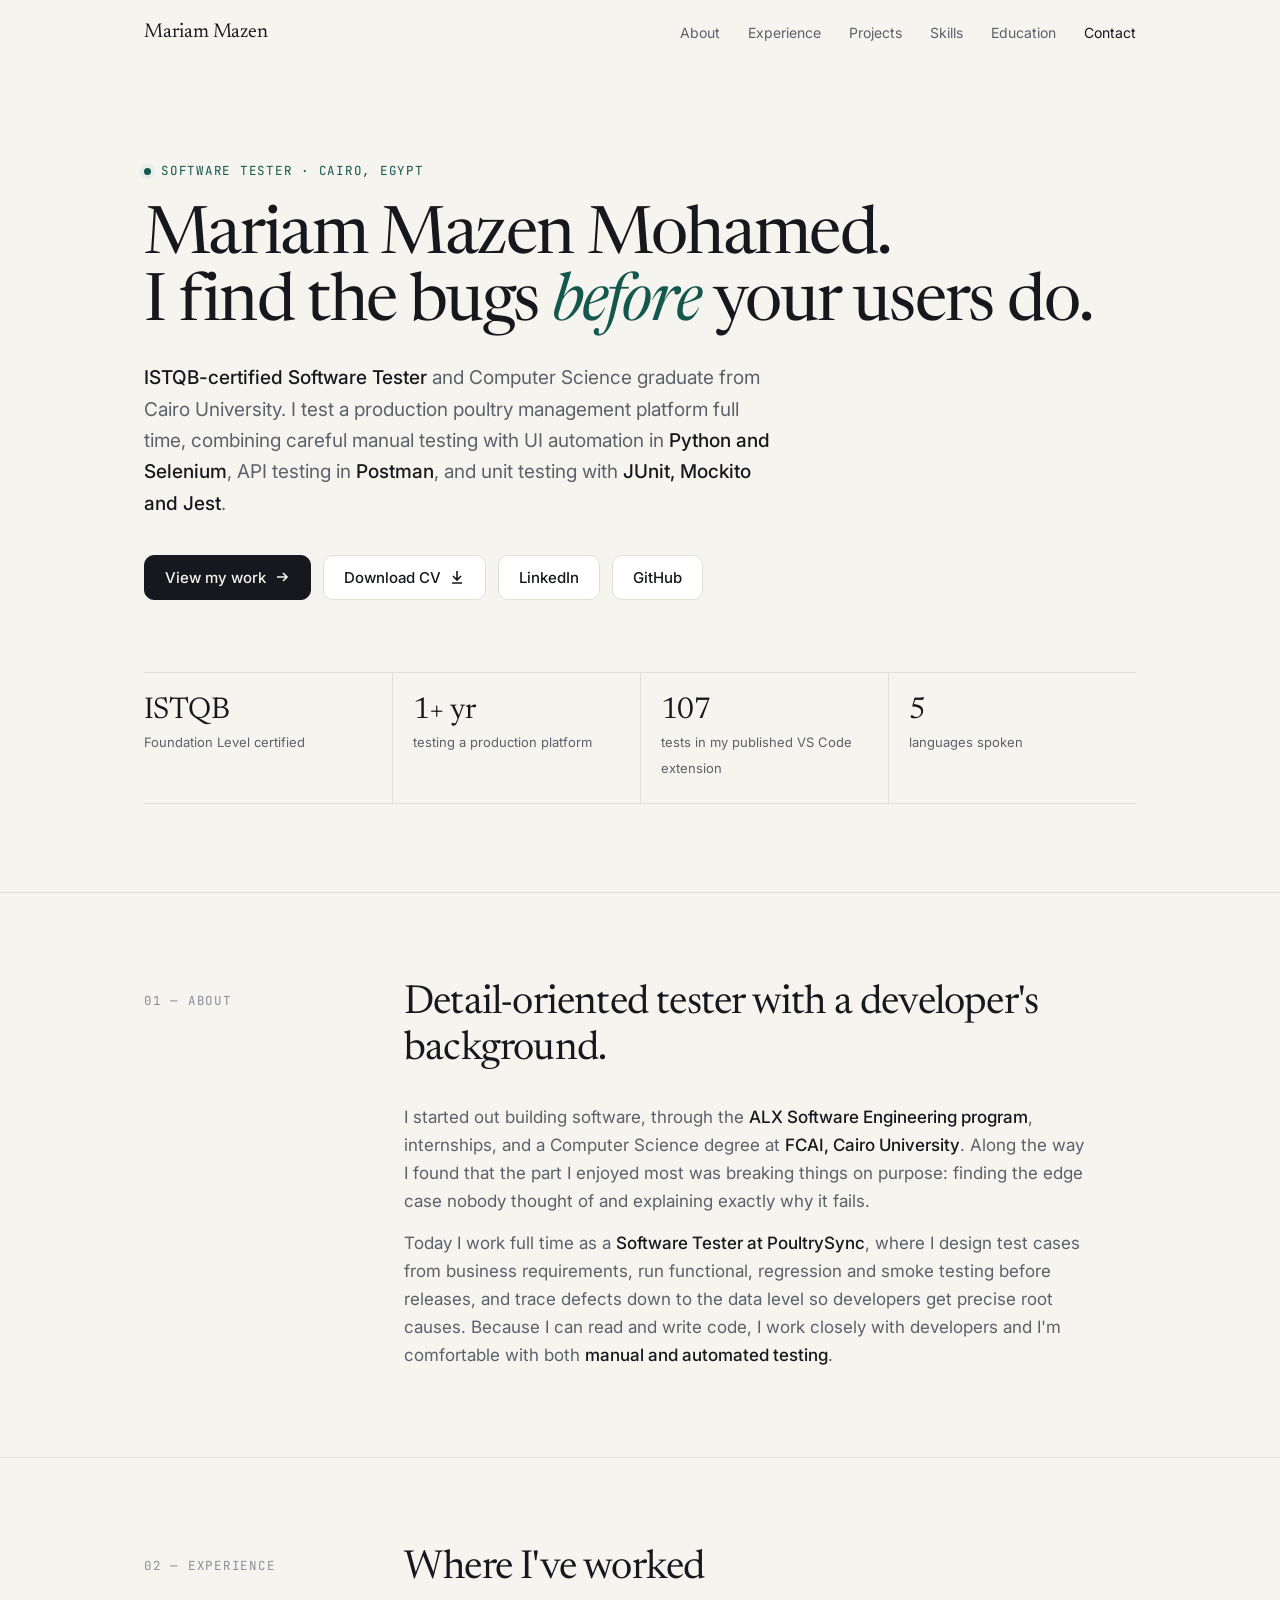
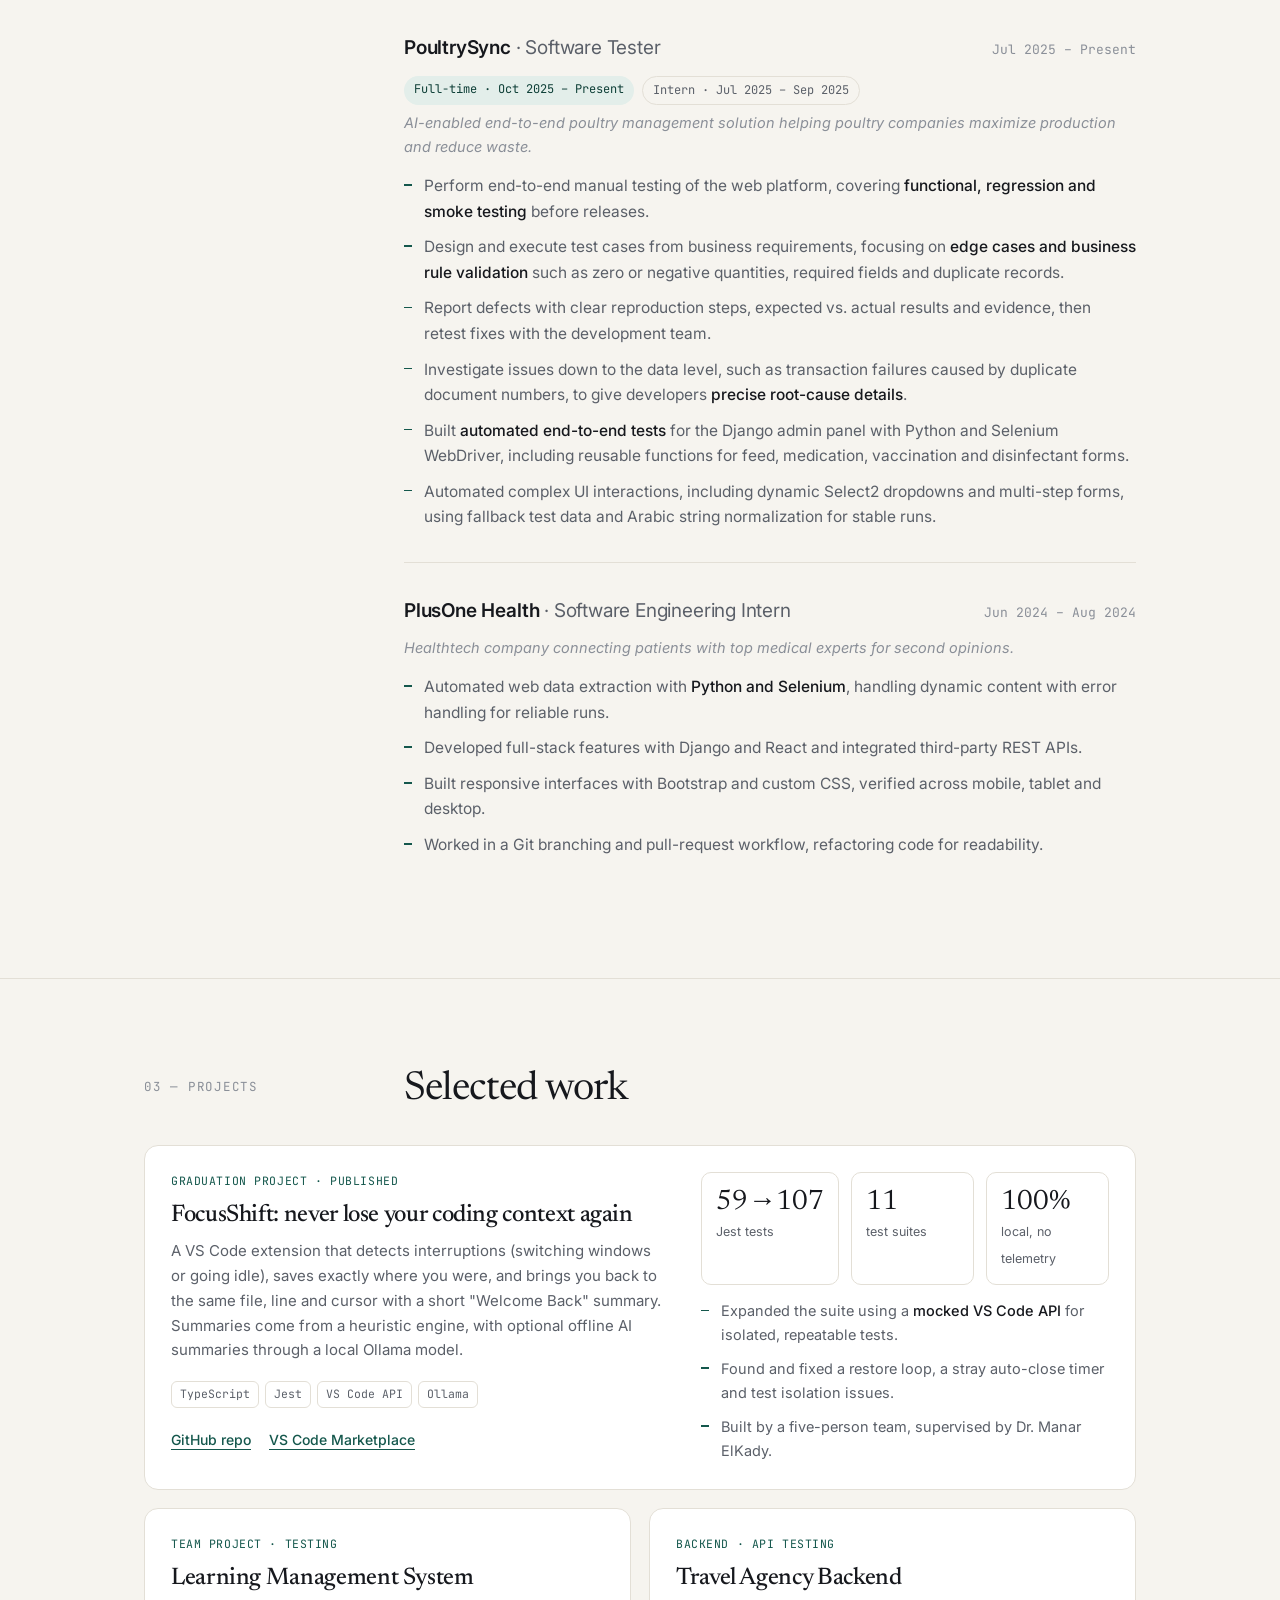
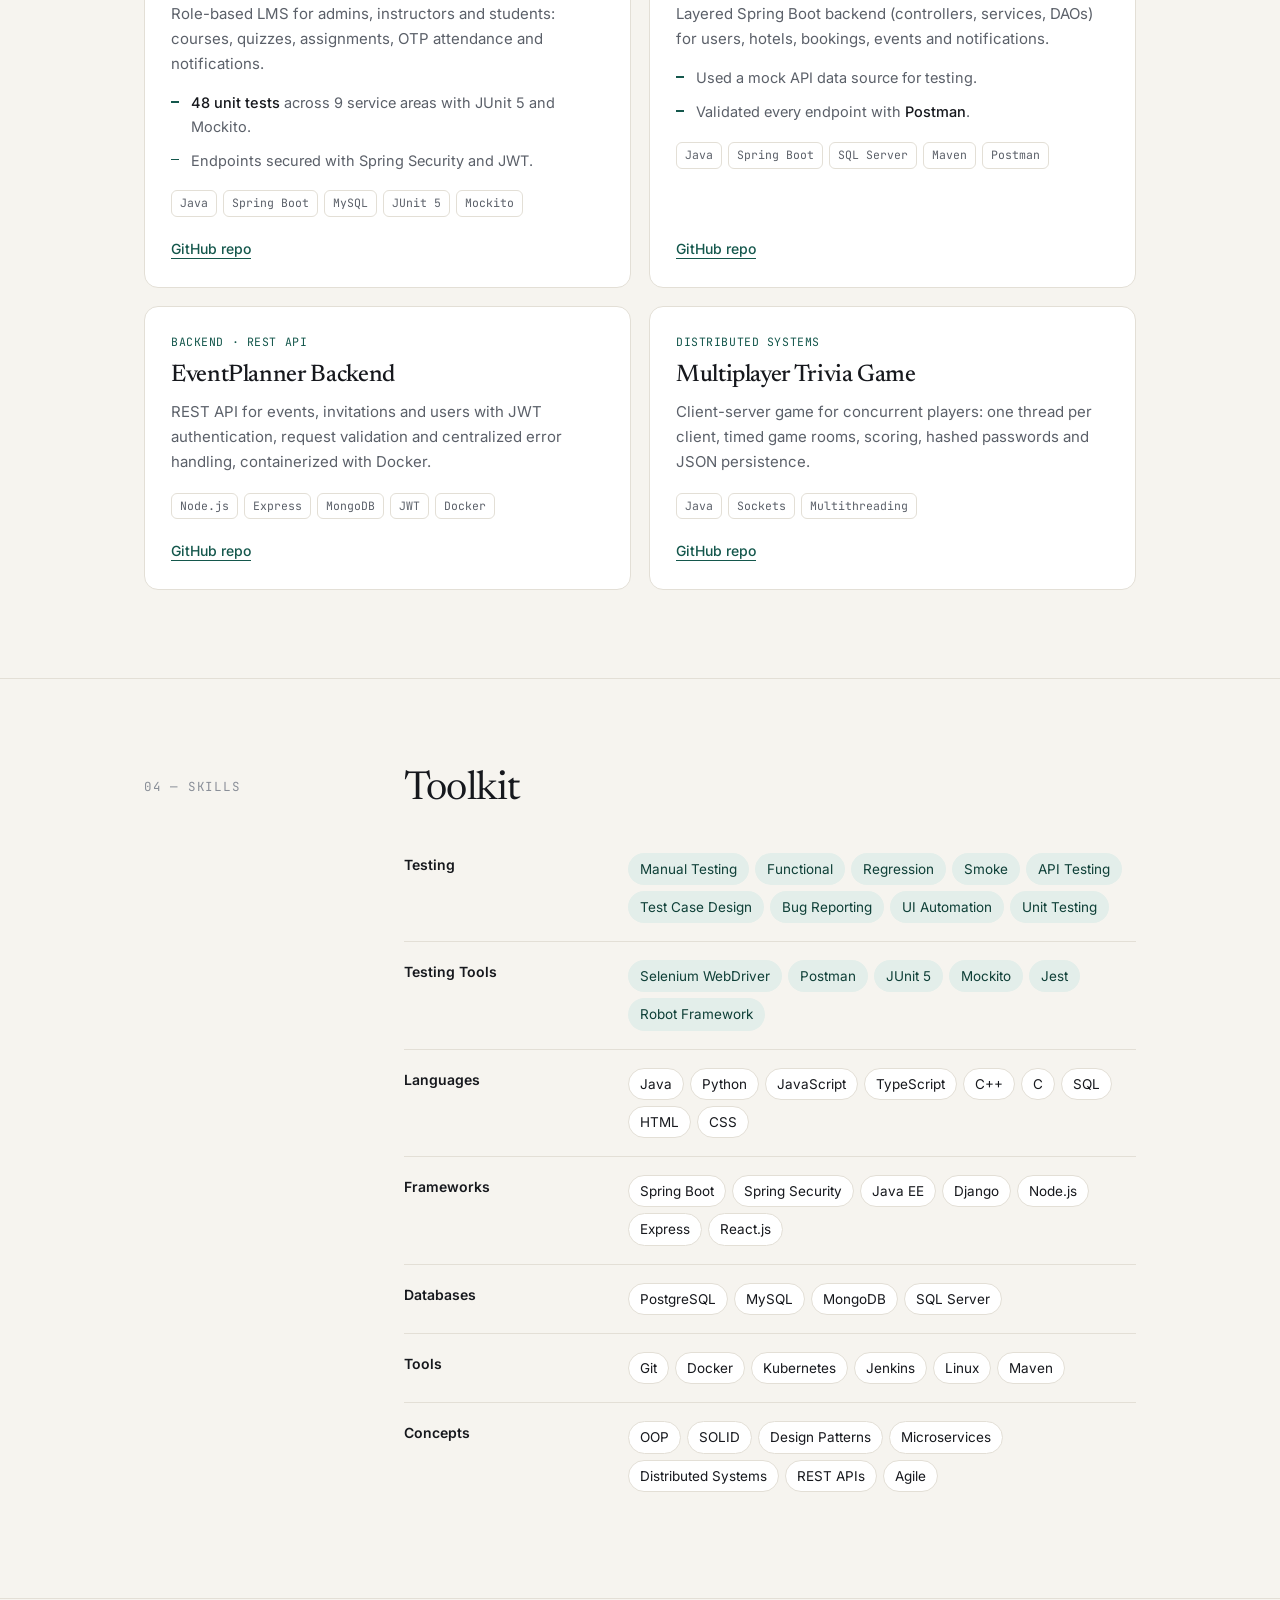
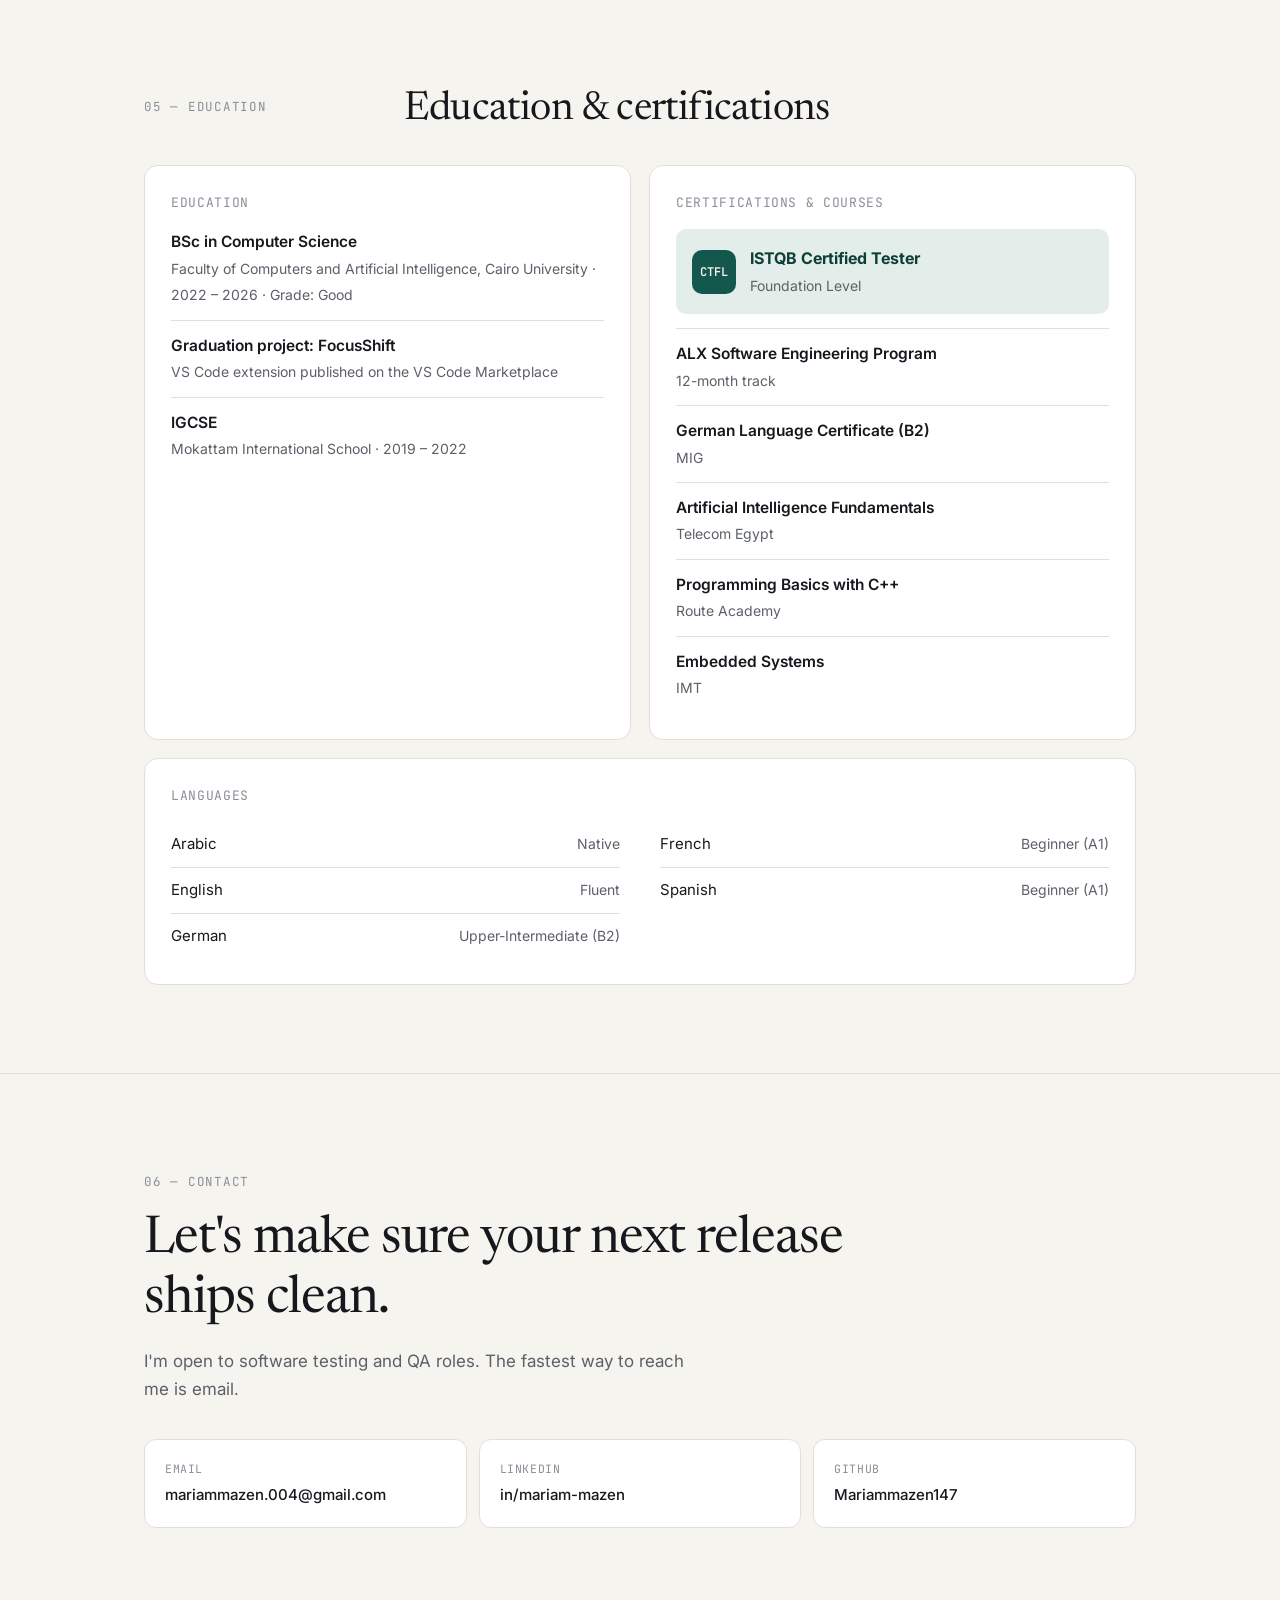
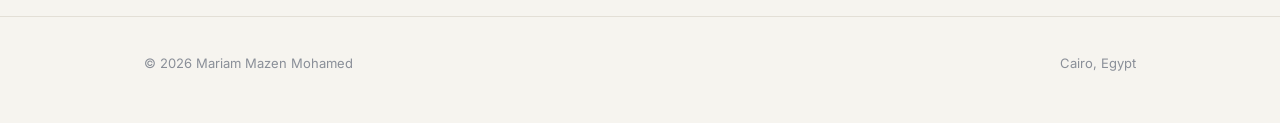
<file: index.html>
<!doctype html>
<html lang="en">
<head>
<meta charset="utf-8">
<meta name="viewport" content="width=device-width, initial-scale=1">
<title>Mariam Mazen Mohamed | Software Tester</title>
<meta name="description" content="Mariam Mazen Mohamed, ISTQB-certified Software Tester in Cairo, Egypt. Manual and automated testing, API testing, Selenium, Postman.">
<meta property="og:title" content="Mariam Mazen Mohamed | Software Tester">
<meta property="og:description" content="ISTQB-certified Software Tester. Manual and automated testing, API testing, Selenium, Postman.">
<meta name="theme-color" content="#F6F4EF">
<link rel="icon" href="data:image/svg+xml,%3Csvg xmlns='http://www.w3.org/2000/svg' viewBox='0 0 64 64'%3E%3Crect width='64' height='64' rx='14' fill='%2314332E'/%3E%3Ctext x='32' y='42' text-anchor='middle' font-family='Georgia,serif' font-size='28' fill='%23F6F4EF'%3EMM%3C/text%3E%3C/svg%3E">
<link rel="preconnect" href="https://fonts.googleapis.com">
<link rel="preconnect" href="https://fonts.gstatic.com" crossorigin>
<link href="https://fonts.googleapis.com/css2?family=Newsreader:opsz,wght@6..72,400;6..72,500&family=Inter:wght@400;500;600&family=JetBrains+Mono:wght@400;500&display=swap" rel="stylesheet">
<style>
:root{
  --bg:#F6F4EF; --surface:#FFFFFF; --ink:#16181D; --muted:#5B6069; --faint:#8A8F98;
  --line:#E3DFD6; --accent:#14574C; --accent-soft:#E3EEEA; --accent-ink:#0E3F37;
  --serif:"Newsreader",Georgia,serif; --sans:"Inter",system-ui,-apple-system,sans-serif; --mono:"JetBrains Mono",ui-monospace,monospace;
  --max:1040px;
}
@media (prefers-color-scheme:dark){
  :root{--bg:#111413; --surface:#181C1B; --ink:#ECEAE4; --muted:#A3A8A6; --faint:#7A807E;
    --line:#2A302E; --accent:#6FC2AE; --accent-soft:#1C2D29; --accent-ink:#9ED8C9;}
}
*{box-sizing:border-box;margin:0;padding:0}
html{scroll-behavior:smooth;scroll-padding-top:80px}
body{background:var(--bg);color:var(--ink);font-family:var(--sans);font-size:16px;line-height:1.65;-webkit-font-smoothing:antialiased}
a{color:inherit}
.wrap{max-width:var(--max);margin:0 auto;padding:0 24px}

/* nav */
header.nav{position:sticky;top:0;z-index:10;background:color-mix(in srgb,var(--bg) 88%,transparent);backdrop-filter:blur(10px);border-bottom:1px solid transparent;transition:border-color .2s}
header.nav.scrolled{border-bottom-color:var(--line)}
.nav .wrap{display:flex;align-items:center;justify-content:space-between;height:64px}
.brand{font-family:var(--serif);font-size:20px;text-decoration:none;letter-spacing:-.01em}
.nav ul{display:flex;gap:28px;list-style:none}
.nav ul a{text-decoration:none;font-size:14px;color:var(--muted);transition:color .15s}
.nav ul a:hover,.nav ul a.active{color:var(--ink)}
.menu-btn{display:none;background:none;border:1px solid var(--line);border-radius:8px;padding:6px 10px;font:500 13px var(--sans);color:var(--ink);cursor:pointer}

/* hero */
.hero{padding:96px 0 88px}
.eyebrow{font-family:var(--mono);font-size:12.5px;letter-spacing:.06em;text-transform:uppercase;color:var(--accent);display:flex;align-items:center;gap:10px}
.eyebrow .dot{width:7px;height:7px;border-radius:50%;background:var(--accent);box-shadow:0 0 0 4px var(--accent-soft)}
h1{font-family:var(--serif);font-weight:400;font-size:clamp(40px,6vw,66px);line-height:1.02;letter-spacing:-.025em;margin:22px 0 24px}
h1 em{font-style:italic;color:var(--accent)}
.lede{font-size:clamp(17px,2vw,19px);color:var(--muted);max-width:640px}
.lede strong{color:var(--ink);font-weight:500}
.cta{display:flex;flex-wrap:wrap;gap:12px;margin-top:36px}
.btn{display:inline-flex;align-items:center;gap:8px;padding:12px 20px;border-radius:10px;font:500 15px var(--sans);text-decoration:none;border:1px solid var(--line);background:var(--surface);transition:transform .15s,border-color .15s,background .15s}
.btn:hover{transform:translateY(-1px);border-color:var(--ink)}
.btn.primary{background:var(--ink);color:var(--bg);border-color:var(--ink)}
.btn svg{width:16px;height:16px}
.facts{display:grid;grid-template-columns:repeat(4,1fr);gap:0;margin-top:72px;border-top:1px solid var(--line);border-bottom:1px solid var(--line)}
.fact{padding:22px 20px 22px 0}
.fact+.fact{padding-left:20px;border-left:1px solid var(--line)}
.fact b{display:block;font-family:var(--serif);font-weight:400;font-size:30px;letter-spacing:-.02em;line-height:1.1}
.fact span{font-size:13px;color:var(--muted)}

/* sections */
section.block{padding:88px 0;border-top:1px solid var(--line)}
.sec-head{display:grid;grid-template-columns:220px 1fr;gap:40px;margin-bottom:8px}
.sec-label{font-family:var(--mono);font-size:12.5px;letter-spacing:.06em;text-transform:uppercase;color:var(--faint);padding-top:10px}
h2{font-family:var(--serif);font-weight:400;font-size:clamp(30px,4vw,40px);letter-spacing:-.02em;line-height:1.15}
.sec-body{display:grid;grid-template-columns:220px 1fr;gap:40px}
.sec-body>.content{grid-column:2}
p+p{margin-top:14px}
.about p{color:var(--muted);font-size:17px;max-width:680px}
.about p strong{color:var(--ink);font-weight:500}

/* experience */
.job{padding:32px 0;border-bottom:1px solid var(--line)}
.job:last-child{border-bottom:0}
.job-top{display:flex;justify-content:space-between;gap:16px;flex-wrap:wrap;align-items:baseline}
.job h3{font-size:19px;font-weight:600;letter-spacing:-.01em}
.job .role{color:var(--muted);font-weight:400}
.date{font-family:var(--mono);font-size:13px;color:var(--faint);white-space:nowrap}
.timeline{display:flex;gap:8px;flex-wrap:wrap;margin:12px 0 6px}
.chip{font-family:var(--mono);font-size:12px;padding:4px 10px;border-radius:999px;background:var(--accent-soft);color:var(--accent-ink)}
.chip.plain{background:transparent;border:1px solid var(--line);color:var(--muted)}
.job .desc{font-size:14.5px;color:var(--faint);font-style:italic;margin-bottom:14px}
ul.pts{list-style:none;display:grid;gap:10px}
ul.pts li{position:relative;padding-left:20px;color:var(--muted);font-size:15.5px}
ul.pts li::before{content:"";position:absolute;left:0;top:.72em;width:8px;height:1.5px;background:var(--accent)}
ul.pts li strong{color:var(--ink);font-weight:500}

/* projects */
.projects{display:grid;grid-template-columns:1fr 1fr;gap:18px;margin-top:8px}
.card{background:var(--surface);border:1px solid var(--line);border-radius:14px;padding:26px;display:flex;flex-direction:column;transition:border-color .2s,transform .2s}
.card:hover{border-color:var(--accent);transform:translateY(-2px)}
.card.feature{grid-column:1/-1}
.card .tag{font-family:var(--mono);font-size:11.5px;letter-spacing:.05em;text-transform:uppercase;color:var(--accent);margin-bottom:10px}
.card h3{font-family:var(--serif);font-weight:500;font-size:24px;letter-spacing:-.015em;line-height:1.2;margin-bottom:10px}
.card p{color:var(--muted);font-size:15px}
.card ul.pts{margin-top:14px}
.card ul.pts li{font-size:14.5px}
.stack{display:flex;flex-wrap:wrap;gap:6px;margin-top:18px}
.stack span{font-family:var(--mono);font-size:11.5px;padding:3px 8px;border:1px solid var(--line);border-radius:6px;color:var(--muted)}
.links{display:flex;gap:18px;margin-top:auto;padding-top:20px}
.links a{font-size:14px;font-weight:500;color:var(--accent);text-decoration:underline;text-underline-offset:4px;text-decoration-thickness:1px}
.links a:hover{text-decoration-thickness:2px}
.feature-grid{display:grid;grid-template-columns:1.1fr .9fr;gap:32px;align-items:start}
.stat-row{display:grid;grid-template-columns:repeat(3,1fr);gap:12px}
.stat{border:1px solid var(--line);border-radius:10px;padding:14px}
.stat b{display:block;font-family:var(--serif);font-weight:400;font-size:28px;line-height:1.1}
.stat span{font-size:12.5px;color:var(--muted)}

/* skills */
.skills{display:grid;gap:0}
.skill-row{display:grid;grid-template-columns:200px 1fr;gap:24px;padding:18px 0;border-bottom:1px solid var(--line)}
.skill-row:last-child{border-bottom:0}
.skill-row h4{font-size:14px;font-weight:600}
.pills{display:flex;flex-wrap:wrap;gap:6px}
.pills span{font-size:13.5px;padding:4px 11px;border-radius:999px;background:var(--surface);border:1px solid var(--line)}
.skill-row.hl .pills span{background:var(--accent-soft);border-color:transparent;color:var(--accent-ink)}

/* edu */
.two{display:grid;grid-template-columns:1fr 1fr;gap:18px}
.panel{background:var(--surface);border:1px solid var(--line);border-radius:14px;padding:26px}
.panel h3{font-size:13px;font-family:var(--mono);letter-spacing:.05em;text-transform:uppercase;color:var(--faint);font-weight:400;margin-bottom:16px}
.item{padding:12px 0;border-top:1px solid var(--line)}
.item:first-of-type{border-top:0;padding-top:0}
.item b{font-weight:600;font-size:15.5px;display:block}
.item span{font-size:14px;color:var(--muted)}
.cert{display:flex;gap:14px;align-items:center;padding:16px;border-radius:10px;background:var(--accent-soft);margin-bottom:14px}
.cert .badge{flex:none;width:44px;height:44px;border-radius:10px;background:var(--accent);color:var(--bg);display:grid;place-items:center;font:600 12px var(--mono)}
.cert b{color:var(--accent-ink)}
.lang{display:flex;justify-content:space-between;padding:10px 0;border-top:1px solid var(--line);font-size:15px}
.lang:first-of-type{border-top:0}
.lang span{color:var(--muted);font-size:14px}

/* contact */
.contact{text-align:left}
.contact h2{font-size:clamp(34px,5vw,52px);max-width:720px}
.contact p{color:var(--muted);font-size:17px;margin-top:16px;max-width:560px}
.contact-links{display:grid;grid-template-columns:repeat(3,1fr);gap:12px;margin-top:36px}
.contact-links a{display:flex;flex-direction:column;gap:4px;padding:20px;border:1px solid var(--line);border-radius:12px;background:var(--surface);text-decoration:none;transition:border-color .15s}
.contact-links a:hover{border-color:var(--accent)}
.contact-links small{font-family:var(--mono);font-size:11.5px;text-transform:uppercase;letter-spacing:.05em;color:var(--faint)}
.contact-links b{font-weight:500;font-size:15px;word-break:break-all}
footer{padding:36px 0 48px;border-top:1px solid var(--line);font-size:13px;color:var(--faint)}
footer .wrap{display:flex;justify-content:space-between;flex-wrap:wrap;gap:12px}

.reveal{opacity:0;transform:translateY(12px);transition:opacity .6s ease,transform .6s ease}
.reveal.in{opacity:1;transform:none}
@media (prefers-reduced-motion:reduce){.reveal{opacity:1;transform:none;transition:none}html{scroll-behavior:auto}}

@media (max-width:860px){
  .sec-head,.sec-body{grid-template-columns:1fr;gap:12px}
  .sec-body>.content{grid-column:1}
  .sec-label{padding-top:0}
  .projects,.two,.feature-grid{grid-template-columns:1fr}
  .facts{grid-template-columns:1fr 1fr}
  .fact:nth-child(3){padding-left:0;border-left:0}
  .fact:nth-child(n+3){border-top:1px solid var(--line)}
  .skill-row{grid-template-columns:1fr;gap:10px}
  .contact-links{grid-template-columns:1fr}
}
@media (max-width:720px){
  .menu-btn{display:block}
  .nav ul{display:none;position:absolute;top:64px;left:0;right:0;flex-direction:column;gap:0;background:var(--bg);border-bottom:1px solid var(--line);padding:8px 16px 16px}
  .nav ul.open{display:flex}
  .nav ul a{display:block;padding:12px 8px;font-size:16px}
  .wrap{padding:0 16px}
  .hero{padding:64px 0 56px}
  section.block{padding:64px 0}
  .stat-row{grid-template-columns:repeat(3,1fr)}
}
</style>
</head>
<body>

<header class="nav" id="top">
  <div class="wrap">
    <a href="#top" class="brand">Mariam Mazen</a>
    <button class="menu-btn" aria-expanded="false" aria-controls="menu">Menu</button>
    <ul id="menu">
      <li><a href="#about">About</a></li>
      <li><a href="#experience">Experience</a></li>
      <li><a href="#projects">Projects</a></li>
      <li><a href="#skills">Skills</a></li>
      <li><a href="#education">Education</a></li>
      <li><a href="#contact">Contact</a></li>
    </ul>
  </div>
</header>

<main>
  <section class="hero">
    <div class="wrap">
      <div class="eyebrow"><span class="dot"></span>Software Tester · Cairo, Egypt</div>
      <h1>Mariam Mazen Mohamed.<br>I find the bugs <em>before</em> your users do.</h1>
      <p class="lede"><strong>ISTQB-certified Software Tester</strong> and Computer Science graduate from Cairo University. I test a production poultry management platform full time, combining careful manual testing with UI automation in <strong>Python and Selenium</strong>, API testing in <strong>Postman</strong>, and unit testing with <strong>JUnit, Mockito and Jest</strong>.</p>
      <div class="cta">
        <a class="btn primary" href="#projects">View my work
          <svg viewBox="0 0 16 16" fill="none" stroke="currentColor" stroke-width="1.6"><path d="M3 8h10M9 4l4 4-4 4"/></svg></a>
        <a class="btn" href="Mariam_Mazen_Mohamed_CV.pdf" download>Download CV
          <svg viewBox="0 0 16 16" fill="none" stroke="currentColor" stroke-width="1.6"><path d="M8 2v9M4 7l4 4 4-4M3 14h10"/></svg></a>
        <a class="btn" href="https://www.linkedin.com/in/mariam-mazen/" target="_blank" rel="noopener">LinkedIn</a>
        <a class="btn" href="https://github.com/Mariammazen147" target="_blank" rel="noopener">GitHub</a>
      </div>
      <div class="facts">
        <div class="fact"><b>ISTQB</b><span>Foundation Level certified</span></div>
        <div class="fact"><b>1+ yr</b><span>testing a production platform</span></div>
        <div class="fact"><b>107</b><span>tests in my published VS Code extension</span></div>
        <div class="fact"><b>5</b><span>languages spoken</span></div>
      </div>
    </div>
  </section>

  <section class="block reveal" id="about">
    <div class="wrap">
      <div class="sec-head"><div class="sec-label">01 — About</div><h2>Detail-oriented tester with a developer's background.</h2></div>
      <div class="sec-body about"><div class="content" style="margin-top:22px">
        <p>I started out building software, through the <strong>ALX Software Engineering program</strong>, internships, and a Computer Science degree at <strong>FCAI, Cairo University</strong>. Along the way I found that the part I enjoyed most was breaking things on purpose: finding the edge case nobody thought of and explaining exactly why it fails.</p>
        <p>Today I work full time as a <strong>Software Tester at PoultrySync</strong>, where I design test cases from business requirements, run functional, regression and smoke testing before releases, and trace defects down to the data level so developers get precise root causes. Because I can read and write code, I work closely with developers and I'm comfortable with both <strong>manual and automated testing</strong>.</p>
      </div></div>
    </div>
  </section>

  <section class="block reveal" id="experience">
    <div class="wrap">
      <div class="sec-head"><div class="sec-label">02 — Experience</div><h2>Where I've worked</h2></div>
      <div class="sec-body"><div class="content">
        <article class="job">
          <div class="job-top"><h3>PoultrySync <span class="role">· Software Tester</span></h3><span class="date">Jul 2025 – Present</span></div>
          <div class="timeline"><span class="chip">Full-time · Oct 2025 – Present</span><span class="chip plain">Intern · Jul 2025 – Sep 2025</span></div>
          <p class="desc">AI-enabled end-to-end poultry management solution helping poultry companies maximize production and reduce waste.</p>
          <ul class="pts">
            <li>Perform end-to-end manual testing of the web platform, covering <strong>functional, regression and smoke testing</strong> before releases.</li>
            <li>Design and execute test cases from business requirements, focusing on <strong>edge cases and business rule validation</strong> such as zero or negative quantities, required fields and duplicate records.</li>
            <li>Report defects with clear reproduction steps, expected vs. actual results and evidence, then retest fixes with the development team.</li>
            <li>Investigate issues down to the data level, such as transaction failures caused by duplicate document numbers, to give developers <strong>precise root-cause details</strong>.</li>
            <li>Built <strong>automated end-to-end tests</strong> for the Django admin panel with Python and Selenium WebDriver, including reusable functions for feed, medication, vaccination and disinfectant forms.</li>
            <li>Automated complex UI interactions, including dynamic Select2 dropdowns and multi-step forms, using fallback test data and Arabic string normalization for stable runs.</li>
          </ul>
        </article>
        <article class="job">
          <div class="job-top"><h3>PlusOne Health <span class="role">· Software Engineering Intern</span></h3><span class="date">Jun 2024 – Aug 2024</span></div>
          <p class="desc" style="margin-top:10px">Healthtech company connecting patients with top medical experts for second opinions.</p>
          <ul class="pts">
            <li>Automated web data extraction with <strong>Python and Selenium</strong>, handling dynamic content with error handling for reliable runs.</li>
            <li>Developed full-stack features with Django and React and integrated third-party REST APIs.</li>
            <li>Built responsive interfaces with Bootstrap and custom CSS, verified across mobile, tablet and desktop.</li>
            <li>Worked in a Git branching and pull-request workflow, refactoring code for readability.</li>
          </ul>
        </article>
      </div></div>
    </div>
  </section>

  <section class="block reveal" id="projects">
    <div class="wrap">
      <div class="sec-head"><div class="sec-label">03 — Projects</div><h2>Selected work</h2></div>
      <div class="projects" style="margin-top:32px">
        <article class="card feature">
          <div class="feature-grid">
            <div>
              <div class="tag">Graduation project · Published</div>
              <h3>FocusShift: never lose your coding context again</h3>
              <p>A VS Code extension that detects interruptions (switching windows or going idle), saves exactly where you were, and brings you back to the same file, line and cursor with a short "Welcome Back" summary. Summaries come from a heuristic engine, with optional offline AI summaries through a local Ollama model.</p>
              <div class="stack"><span>TypeScript</span><span>Jest</span><span>VS Code API</span><span>Ollama</span></div>
              <div class="links">
                <a href="https://github.com/Mariammazen147/FocusShift" target="_blank" rel="noopener">GitHub repo</a>
                <a href="https://marketplace.visualstudio.com/items?itemName=focusshift.focusshift" target="_blank" rel="noopener">VS Code Marketplace</a>
              </div>
            </div>
            <div>
              <div class="stat-row">
                <div class="stat"><b>59→107</b><span>Jest tests</span></div>
                <div class="stat"><b>11</b><span>test suites</span></div>
                <div class="stat"><b>100%</b><span>local, no telemetry</span></div>
              </div>
              <ul class="pts">
                <li>Expanded the suite using a <strong>mocked VS Code API</strong> for isolated, repeatable tests.</li>
                <li>Found and fixed a restore loop, a stray auto-close timer and test isolation issues.</li>
                <li>Built by a five-person team, supervised by Dr. Manar ElKady.</li>
              </ul>
            </div>
          </div>
        </article>

        <article class="card">
          <div class="tag">Team project · Testing</div>
          <h3>Learning Management System</h3>
          <p>Role-based LMS for admins, instructors and students: courses, quizzes, assignments, OTP attendance and notifications.</p>
          <ul class="pts">
            <li><strong>48 unit tests</strong> across 9 service areas with JUnit 5 and Mockito.</li>
            <li>Endpoints secured with Spring Security and JWT.</li>
          </ul>
          <div class="stack"><span>Java</span><span>Spring Boot</span><span>MySQL</span><span>JUnit 5</span><span>Mockito</span></div>
          <div class="links"><a href="https://github.com/Mariammazen147/Maintenance-Project" target="_blank" rel="noopener">GitHub repo</a></div>
        </article>

        <article class="card">
          <div class="tag">Backend · API testing</div>
          <h3>Travel Agency Backend</h3>
          <p>Layered Spring Boot backend (controllers, services, DAOs) for users, hotels, bookings, events and notifications.</p>
          <ul class="pts">
            <li>Used a mock API data source for testing.</li>
            <li>Validated every endpoint with <strong>Postman</strong>.</li>
          </ul>
          <div class="stack"><span>Java</span><span>Spring Boot</span><span>SQL Server</span><span>Maven</span><span>Postman</span></div>
          <div class="links"><a href="https://github.com/Mariammazen147/Project-SDA" target="_blank" rel="noopener">GitHub repo</a></div>
        </article>

        <article class="card">
          <div class="tag">Backend · REST API</div>
          <h3>EventPlanner Backend</h3>
          <p>REST API for events, invitations and users with JWT authentication, request validation and centralized error handling, containerized with Docker.</p>
          <div class="stack"><span>Node.js</span><span>Express</span><span>MongoDB</span><span>JWT</span><span>Docker</span></div>
          <div class="links"><a href="https://github.com/Mariammazen147/eventplanner-backend" target="_blank" rel="noopener">GitHub repo</a></div>
        </article>

        <article class="card">
          <div class="tag">Distributed systems</div>
          <h3>Multiplayer Trivia Game</h3>
          <p>Client-server game for concurrent players: one thread per client, timed game rooms, scoring, hashed passwords and JSON persistence.</p>
          <div class="stack"><span>Java</span><span>Sockets</span><span>Multithreading</span></div>
          <div class="links"><a href="https://github.com/Mariammazen147/trivia-game-ds" target="_blank" rel="noopener">GitHub repo</a></div>
        </article>
      </div>
    </div>
  </section>

  <section class="block reveal" id="skills">
    <div class="wrap">
      <div class="sec-head"><div class="sec-label">04 — Skills</div><h2>Toolkit</h2></div>
      <div class="sec-body"><div class="content skills" style="margin-top:14px">
        <div class="skill-row hl"><h4>Testing</h4><div class="pills"><span>Manual Testing</span><span>Functional</span><span>Regression</span><span>Smoke</span><span>API Testing</span><span>Test Case Design</span><span>Bug Reporting</span><span>UI Automation</span><span>Unit Testing</span></div></div>
        <div class="skill-row hl"><h4>Testing Tools</h4><div class="pills"><span>Selenium WebDriver</span><span>Postman</span><span>JUnit 5</span><span>Mockito</span><span>Jest</span><span>Robot Framework</span></div></div>
        <div class="skill-row"><h4>Languages</h4><div class="pills"><span>Java</span><span>Python</span><span>JavaScript</span><span>TypeScript</span><span>C++</span><span>C</span><span>SQL</span><span>HTML</span><span>CSS</span></div></div>
        <div class="skill-row"><h4>Frameworks</h4><div class="pills"><span>Spring Boot</span><span>Spring Security</span><span>Java EE</span><span>Django</span><span>Node.js</span><span>Express</span><span>React.js</span></div></div>
        <div class="skill-row"><h4>Databases</h4><div class="pills"><span>PostgreSQL</span><span>MySQL</span><span>MongoDB</span><span>SQL Server</span></div></div>
        <div class="skill-row"><h4>Tools</h4><div class="pills"><span>Git</span><span>Docker</span><span>Kubernetes</span><span>Jenkins</span><span>Linux</span><span>Maven</span></div></div>
        <div class="skill-row"><h4>Concepts</h4><div class="pills"><span>OOP</span><span>SOLID</span><span>Design Patterns</span><span>Microservices</span><span>Distributed Systems</span><span>REST APIs</span><span>Agile</span></div></div>
      </div></div>
    </div>
  </section>

  <section class="block reveal" id="education">
    <div class="wrap">
      <div class="sec-head"><div class="sec-label">05 — Education</div><h2>Education &amp; certifications</h2></div>
      <div class="two" style="margin-top:32px">
        <div class="panel">
          <h3>Education</h3>
          <div class="item"><b>BSc in Computer Science</b><span>Faculty of Computers and Artificial Intelligence, Cairo University · 2022 – 2026 · Grade: Good</span></div>
          <div class="item"><b>Graduation project: FocusShift</b><span>VS Code extension published on the VS Code Marketplace</span></div>
          <div class="item"><b>IGCSE</b><span>Mokattam International School · 2019 – 2022</span></div>
        </div>
        <div class="panel">
          <h3>Certifications &amp; courses</h3>
          <div class="cert"><div class="badge">CTFL</div><div><b>ISTQB Certified Tester</b><br><span style="font-size:14px;color:var(--muted)">Foundation Level</span></div></div>
          <div class="item"><b>ALX Software Engineering Program</b><span>12-month track</span></div>
          <div class="item"><b>German Language Certificate (B2)</b><span>MIG</span></div>
          <div class="item"><b>Artificial Intelligence Fundamentals</b><span>Telecom Egypt</span></div>
          <div class="item"><b>Programming Basics with C++</b><span>Route Academy</span></div>
          <div class="item"><b>Embedded Systems</b><span>IMT</span></div>
        </div>
      </div>
      <div class="panel" style="margin-top:18px">
        <h3>Languages</h3>
        <div class="two" style="gap:0 40px">
          <div>
            <div class="lang">Arabic <span>Native</span></div>
            <div class="lang">English <span>Fluent</span></div>
            <div class="lang">German <span>Upper-Intermediate (B2)</span></div>
          </div>
          <div>
            <div class="lang">French <span>Beginner (A1)</span></div>
            <div class="lang">Spanish <span>Beginner (A1)</span></div>
          </div>
        </div>
      </div>
    </div>
  </section>

  <section class="block reveal contact" id="contact">
    <div class="wrap">
      <div class="sec-label" style="margin-bottom:18px">06 — Contact</div>
      <h2>Let's make sure your next release ships clean.</h2>
      <p>I'm open to software testing and QA roles. The fastest way to reach me is email.</p>
      <div class="contact-links">
        <a href="mailto:mariammazen.004@gmail.com"><small>Email</small><b>mariammazen.004@gmail.com</b></a>
        <a href="https://www.linkedin.com/in/mariam-mazen/" target="_blank" rel="noopener"><small>LinkedIn</small><b>in/mariam-mazen</b></a>
        <a href="https://github.com/Mariammazen147" target="_blank" rel="noopener"><small>GitHub</small><b>Mariammazen147</b></a>
      </div>
    </div>
  </section>
</main>

<footer>
  <div class="wrap"><span>© <span id="yr">2026</span> Mariam Mazen Mohamed</span><span>Cairo, Egypt</span></div>
</footer>

<script>
(function(){
  var y=document.getElementById('yr'); if(y) y.textContent=new Date().getFullYear();
  var nav=document.querySelector('header.nav');
  addEventListener('scroll',function(){nav.classList.toggle('scrolled',scrollY>8)},{passive:true});
  var btn=document.querySelector('.menu-btn'), menu=document.getElementById('menu');
  btn.addEventListener('click',function(){var o=menu.classList.toggle('open');btn.setAttribute('aria-expanded',o)});
  menu.querySelectorAll('a').forEach(function(a){a.addEventListener('click',function(){menu.classList.remove('open');btn.setAttribute('aria-expanded',false)})});
  if('IntersectionObserver' in window){
    var io=new IntersectionObserver(function(es){es.forEach(function(e){if(e.isIntersecting){e.target.classList.add('in');io.unobserve(e.target)}})},{threshold:.08});
    document.querySelectorAll('.reveal').forEach(function(el){io.observe(el)});
    var links=[].slice.call(menu.querySelectorAll('a'));
    var so=new IntersectionObserver(function(es){es.forEach(function(e){if(e.isIntersecting){links.forEach(function(l){l.classList.toggle('active',l.getAttribute('href')==='#'+e.target.id)})}})},{rootMargin:'-45% 0px -50% 0px'});
    document.querySelectorAll('section[id]').forEach(function(s){so.observe(s)});
  } else { document.querySelectorAll('.reveal').forEach(function(el){el.classList.add('in')}); }
})();
</script>
</body>
</html>
</file>
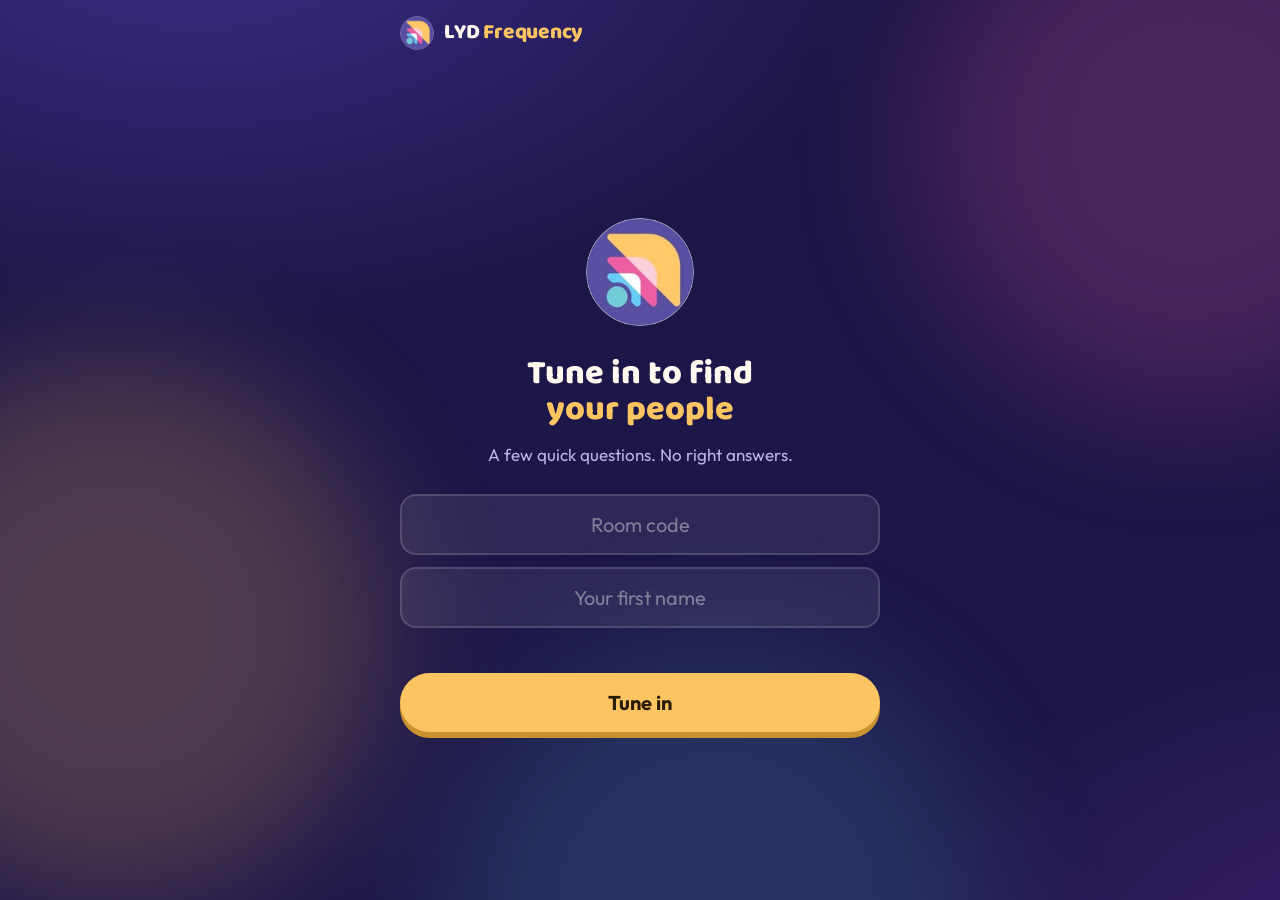
<file: lyd-frequency/index.html>
<!doctype html>
<html lang="en">
<head>
<meta charset="utf-8">
<meta name="viewport" content="width=device-width, initial-scale=1, viewport-fit=cover">
<meta name="theme-color" content="#1d1648">
<meta name="robots" content="noindex">
<title>LYD Frequency</title>
<link rel="icon" href="logo.png">
<link rel="preconnect" href="https://fonts.googleapis.com">
<link rel="preconnect" href="https://fonts.gstatic.com" crossorigin>
<link href="https://fonts.googleapis.com/css2?family=Baloo+Bhaijaan+2:wght@600;800&family=Outfit:wght@400;500;600;700&display=swap" rel="stylesheet">
<link rel="stylesheet" href="app.css">
<style>
  body { min-height: 100dvh; display: flex; flex-direction: column; }
  .wrap { flex: 1; display: flex; flex-direction: column; padding: calc(16px + env(safe-area-inset-top)) 20px calc(24px + env(safe-area-inset-bottom)); max-width: 520px; width: 100%; margin: 0 auto; }
  .top { display: flex; align-items: center; gap: 10px; margin-bottom: 18px; }
  .top .logo { width: 34px; height: 34px; }
  .top .brand { font-size: 21px; }
  .top #who { margin-left: auto; color: var(--muted); font-size: 15px; }
  .screen { flex: 1; display: flex; flex-direction: column; }
  .center { justify-content: center; text-align: center; align-items: center; gap: 14px; }
  h1 { font-family: var(--display); font-size: 34px; line-height: 1.05; margin: 0; font-weight: 800; }
  h1 em { font-style: normal; color: var(--yellow); }
  p { margin: 0; color: var(--muted); font-size: 17px; line-height: 1.45; }
  .bigLogo { width: 108px; height: 108px; margin: 6px auto 18px; }
  form { display: flex; flex-direction: column; gap: 12px; margin-top: 12px; width: 100%; }
  input { font: inherit; font-size: 20px; width: 100%; padding: 16px 18px; border-radius: 16px; border: 2px solid var(--line); background: rgba(255,255,255,.08); color: var(--ink); outline: none; text-align: center; }
  input::placeholder { color: rgba(255,255,255,.4); }
  input:focus { border-color: var(--yellow); }
  .err { color: #ffa3c9; min-height: 1.4em; font-size: 15px; }
  .btn.full { width: 100%; padding: 17px; font-size: 20px; }

  .qhead { display: flex; align-items: center; gap: 10px; margin-bottom: 10px; }
  .dots { display: flex; gap: 6px; }
  .dots i { width: 22px; height: 6px; border-radius: 6px; background: var(--line); }
  .dots i.on { background: var(--yellow); }
  .secs { margin-left: auto; font-family: var(--display); font-weight: 800; font-size: 22px; font-variant-numeric: tabular-nums; }
  .secs.low { color: var(--pink); }
  .tbar { height: 6px; background: rgba(255,255,255,.1); border-radius: 6px; overflow: hidden; margin-bottom: 18px; }
  .tbar div { height: 100%; background: var(--yellow); width: 100%; transition: width .1s linear; }
  .qtext { font-family: var(--display); font-size: 27px; font-weight: 800; line-height: 1.12; margin-bottom: 18px; animation: rise .45s ease; }
  .choices { display: flex; flex-direction: column; gap: 12px; }
  .choice {
    display: flex; align-items: center; gap: 14px; text-align: left; border-radius: 18px; padding: 15px 16px;
    font-size: 18px; font-weight: 600; line-height: 1.25; border: 3px solid transparent;
    transition: transform .12s ease, opacity .25s ease, filter .25s; animation: pop .45s cubic-bezier(.3,1.4,.5,1) both;
  }
  .choice:nth-child(2) { animation-delay: .06s; } .choice:nth-child(3) { animation-delay: .12s; } .choice:nth-child(4) { animation-delay: .18s; }
  .choice .emo { font-size: 1.3em; }
  .choice:active { transform: scale(.97); }
  .choices.picked .choice { opacity: .38; filter: saturate(.6); }
  .choices.picked .choice.sel { opacity: 1; filter: none; border-color: #fff; transform: scale(1.02); box-shadow: 0 8px 30px rgba(0,0,0,.3); }
  .hint { text-align: center; margin-top: 16px; font-size: 15px; min-height: 1.5em; }

  .mypick { display: flex; align-items: center; gap: 12px; padding: 14px 16px; border-radius: 18px; font-weight: 700; font-size: 18px; text-align: left; margin-top: 8px; animation: pop .5s cubic-bezier(.3,1.4,.5,1); }
  .fun { font-family: var(--display); font-size: 24px; color: var(--yellow); font-weight: 800; margin-top: 8px; line-height: 1.15; animation: rise .5s ease .3s both; }

  .countdown { position: fixed; inset: 0; z-index: 30; display: grid; place-items: center; text-align: center; background: var(--bg); }
  .countdown .n { font-family: var(--display); font-size: 150px; font-weight: 800; line-height: 1; color: var(--yellow); animation: pop .6s cubic-bezier(.3,1.4,.5,1); }
  .countdown p { font-size: 20px; }

  .gcard { border-radius: 28px; padding: 24px 20px 22px; text-align: center; animation: pop .7s cubic-bezier(.3,1.4,.5,1); }
  .gcard .kicker { text-transform: uppercase; letter-spacing: .12em; font-size: 13px; font-weight: 700; opacity: .8; }
  .gcard .gemoji { font-size: 74px; line-height: 1.1; margin-top: 4px; animation: wiggle 2.4s ease-in-out infinite; display: inline-block; }
  @keyframes wiggle { 0%,100% { transform: rotate(-6deg); } 50% { transform: rotate(6deg) scale(1.05); } }
  .gcard .gname { font-family: var(--display); font-size: 48px; font-weight: 800; line-height: 1; }
  .gcard .gar { font-family: var(--display); font-size: 26px; font-weight: 600; opacity: .85; margin-top: 2px; }
  .gcard .hold { font-size: 15px; opacity: .85; margin-top: 10px; font-weight: 500; }
  .members { display: flex; flex-wrap: wrap; justify-content: center; gap: 8px; margin-top: 14px; }
  .members span { background: rgba(255,255,255,.35); border-radius: 999px; padding: 7px 14px; font-weight: 700; font-size: 17px; }
  .members span.you { background: #fff; color: #1d1648; }
  .talk { margin-top: 18px; display: flex; flex-direction: column; gap: 12px; }
  .talk h2 { font-family: var(--display); font-size: 22px; margin: 0; font-weight: 800; }
  .tp { background: var(--panel); border: 1px solid var(--line); border-radius: 18px; padding: 14px 16px; animation: rise .5s ease both; }
  .tp:nth-of-type(2) { animation-delay: .15s; } .tp:nth-of-type(3) { animation-delay: .3s; }
  .tp .tag { font-size: 12px; font-weight: 700; letter-spacing: .1em; text-transform: uppercase; color: var(--yellow); }
  .tp .tq { font-weight: 700; margin: 4px 0 8px; font-size: 17px; line-height: 1.3; }
  .tp ul { margin: 0; padding-left: 0; list-style: none; color: var(--muted); font-size: 16px; line-height: 1.55; }
  .tp ul b { color: var(--ink); font-weight: 600; }
  .tp .ask { margin-top: 8px; font-size: 15px; color: var(--ink); }
  .conn { position: fixed; left: 50%; bottom: calc(14px + env(safe-area-inset-bottom)); transform: translateX(-50%); background: #3a2a10; color: var(--yellow); padding: 8px 14px; border-radius: 999px; font-size: 14px; z-index: 20; }
</style>
</head>
<body>
<div class="blobs"><i></i><i></i><i></i></div>
<div class="wrap">
  <div class="top"><span class="logo"><img src="logo.png" alt="LYD"></span><span class="brand">LYD <b>Frequency</b></span><span id="who"></span></div>

  <!-- JOIN -->
  <section class="screen center hidden" id="sJoin">
    <span class="logo live bigLogo"><img src="logo.png" alt=""></span>
    <h1>Tune in to find<br><em>your people</em></h1>
    <p>A few quick questions. No right answers.</p>
    <form id="joinForm">
      <input id="code" autocomplete="off" autocapitalize="characters" maxlength="5" placeholder="Room code">
      <input id="name" autocomplete="given-name" maxlength="20" placeholder="Your first name" enterkeyhint="go">
      <div class="err" id="err"></div>
      <button class="btn full" type="submit" id="joinBtn">Tune in</button>
    </form>
  </section>

  <!-- WAIT -->
  <section class="screen center hidden" id="sWait">
    <span class="logo live bigLogo"><img src="logo.png" alt=""></span>
    <h1 id="waitTitle">You're in!</h1>
    <p id="waitText"></p>
  </section>

  <!-- QUESTION -->
  <section class="screen hidden" id="sQuestion">
    <div class="qhead"><div class="dots" id="dots"></div><span class="secs" id="secs"></span></div>
    <div class="tbar" id="tbar"><div id="tfill"></div></div>
    <div class="qtext" id="qText"></div>
    <div class="choices" id="choices"></div>
    <p class="hint" id="hint"></p>
  </section>

  <!-- REVEAL -->
  <section class="screen center hidden" id="sReveal">
    <h1>Time's up!</h1>
    <p>Look at the big screen 👀</p>
    <div id="mypick"></div>
    <div class="fun" id="fun"></div>
  </section>

  <!-- TEAM -->
  <section class="screen hidden" id="sGroup">
    <div class="gcard" id="gcard">
      <div class="kicker">Your team</div>
      <div class="gemoji" id="gEmoji"></div>
      <div class="gname" id="gName"></div>
      <div class="gar" id="gAr" lang="ar" dir="rtl"></div>
      <div class="members" id="gMembers"></div>
      <div class="hold">Hold up your phone and find your team 🙌</div>
    </div>
    <div class="talk" id="talk"></div>
  </section>

  <!-- REMOVED -->
  <section class="screen center hidden" id="sGone">
    <h1>You were removed</h1>
    <p>The host removed your name from this room.</p>
    <button class="btn full" id="rejoinBtn" style="margin-top:12px">Join again</button>
  </section>
</div>
<div class="countdown hidden" id="countdown"><div><div class="n" id="cdN">3</div><p>Tuning in to your team…</p></div></div>
<div class="conn hidden" id="conn">Reconnecting…</div>

<script src="vendor/mqtt.min.js"></script>
<script src="shared.js"></script>
<script>
const $ = (id) => document.getElementById(id);
const esc = LF.esc;
let code = (LF.params.get("r") || "").toUpperCase().replace(/[^A-Z0-9]/g, "").slice(0, 5);
let me = code ? LF.store.get("lf_p_" + code, null) : null; // {id, name}
let state = null, lastSeq = -1, lastT = 0, skew = 0, pending = null, joinedAt = 0, everUp = false, searchTimer = null;
let revealing = false;

function show(id) { for (const s of ["sJoin", "sWait", "sQuestion", "sReveal", "sGroup", "sGone"]) $(s).classList.toggle("hidden", s !== id); }
const inRoom = () => !!(state && me && state.players.some((p) => p[0] === me.id));
const vibrate = (p) => { try { navigator.vibrate && navigator.vibrate(p); } catch {} };

function showJoin(msg) {
  show("sJoin");
  $("code").classList.toggle("hidden", !!code);
  $("name").value = $("name").value || LF.store.get("lf_name", "");
  $("err").textContent = msg || "";
  $("joinBtn").disabled = false;
}
function waiting(title, text) { show("sWait"); $("waitTitle").textContent = title; $("waitText").textContent = text || ""; }

// ------------------------------------------------------------ relays
const bus = new LF.Bus(onMessage, () => {
  const up = bus ? bus.up : 0;
  if (up) everUp = true;
  $("conn").classList.toggle("hidden", up > 0 || !everUp);
});
bus.onConnect = () => { sendJoin(); sendAnswer(); };
if (code) watchRoom();

function watchRoom() {
  bus.subscribe(LF.topic(code, "state"));
  clearTimeout(searchTimer);
  searchTimer = setTimeout(() => {
    if (state) return;
    if (me) waiting("Still looking for room " + code + "…", "If this doesn't change, switch between Wi-Fi and mobile data.");
    else $("err").textContent = `Can't find room ${code} yet. Check the code, or try mobile data.`;
  }, 10000);
}

function onMessage(t, buf, packet) {
  if (!code || t !== LF.topic(code, "state")) return;
  if (!buf.length) { state = null; return waiting("This room has closed", "Ask the host for the new QR code."); }
  let s; try { s = JSON.parse(buf.toString()); } catch { return; }
  if (!(s.t > lastT || s.seq > lastSeq)) return; // older copy from the second relay
  lastT = s.t; lastSeq = s.seq;
  if (!packet.retain && s.t) skew = s.t - Date.now(); // live message: learn the host's clock
  state = s;
  if (pending && (s.phase !== "question" || s.qIndex !== pending.q || s.a[me?.id] === pending.c)) pending = null;
  render();
}

function sendJoin() {
  if (!me || !code) return;
  bus.publish(LF.topic(code, "join"), JSON.stringify({ id: me.id, name: me.name }));
  joinedAt = Date.now();
}
function sendAnswer() {
  if (!pending || !me) return;
  bus.publish(LF.topic(code, "answer"), JSON.stringify({ id: me.id, q: pending.q, c: pending.c, n: pending.n }));
}
// keep retrying until the host confirms (covers flaky Wi-Fi and locked phones)
setInterval(() => {
  if (me && state && !inRoom() && !(state.kicked || []).includes(me.id) && Date.now() - joinedAt > 2500) sendJoin();
  if (pending) sendAnswer();
}, 2000);

// ------------------------------------------------------------ join
$("joinForm").addEventListener("submit", (e) => {
  e.preventDefault();
  if (!code) {
    const c = $("code").value.trim().toUpperCase();
    if (c.length !== 5) return ($("err").textContent = "Enter the 5-character room code from the screen.");
    code = c;
    history.replaceState(null, "", "?r=" + code + (LF.params.get("brokers") ? "&brokers=" + encodeURIComponent(LF.params.get("brokers")) : ""));
    watchRoom();
  }
  const name = $("name").value.trim();
  if (!name) return ($("err").textContent = "What should we call you?");
  LF.store.set("lf_name", name);
  me = { id: LF.rid(), name };
  LF.store.set("lf_p_" + code, me);
  $("joinBtn").disabled = true;
  const r = $("joinBtn").getBoundingClientRect();
  LF.bloomBurst(r.left + r.width / 2, r.top + r.height / 2, { count: 16 });
  vibrate(20);
  sendJoin();
  waiting("Tuning in…", "");
  render();
});
$("rejoinBtn").onclick = () => { LF.store.del("lf_p_" + code); me = null; showJoin(); };

// ------------------------------------------------------------ answering
$("choices").addEventListener("click", (e) => {
  const b = e.target.closest(".choice");
  if (!b || !state || state.phase !== "question" || !inRoom()) return;
  const c = Number(b.dataset.i);
  pending = { q: state.qIndex, c, n: Date.now() };
  const r = b.getBoundingClientRect();
  LF.bloomBurst(e.clientX || r.left + r.width / 2, e.clientY || r.top + r.height / 2, { colors: [LF.OPTION_COLORS[c][0], "#ffffff", "#F6B6D2"], count: 14, spread: 110 });
  vibrate(15);
  sendAnswer();
  render(); // instant feedback
});

// ------------------------------------------------------------ screens
function render() {
  $("who").textContent = me ? me.name : "";
  if (!me) return showJoin($("err").textContent);
  if (!state) return waiting("Tuning in…", "");
  if ((state.kicked || []).includes(me.id)) return show("sGone");
  if (!inRoom()) return waiting("Tuning in…", "");
  if (revealing) return;
  const s = state, names = Object.fromEntries(s.players);

  if (s.phase === "lobby") {
    const n = s.players.length;
    return waiting(`You're in, ${me.name}!`, `${n} ${n === 1 ? "person has" : "people have"} tuned in. Eyes on the screen, we start soon.`);
  }
  if (s.phase === "question") {
    show("sQuestion");
    const q = s.question;
    const mine = pending && pending.q === s.qIndex ? pending.c : s.a[me.id];
    const confirmed = !pending && s.a[me.id] != null;
    $("dots").innerHTML = Array.from({ length: s.total }, (_, k) => `<i class="${k <= s.qIndex ? "on" : ""}"></i>`).join("");
    if ($("choices").dataset.key !== String(s.qIndex)) {
      $("choices").dataset.key = String(s.qIndex);
      $("qText").textContent = q.q;
      $("qText").style.animation = "none"; void $("qText").offsetWidth; $("qText").style.animation = "";
      $("choices").innerHTML = q.options.map(([em, t], i) =>
        `<button class="choice" data-i="${i}" style="background:${LF.OPTION_COLORS[i][0]};color:${LF.OPTION_COLORS[i][1]}"><span class="emo">${em}</span><span>${esc(t)}</span></button>`).join("");
    }
    $("choices").classList.toggle("picked", mine != null);
    [...$("choices").children].forEach((b, i) => b.classList.toggle("sel", i === mine));
    $("hint").textContent = mine == null ? "" : confirmed ? "✓ Got it. You can switch until time's up." : "Sending…";
    $("tbar").classList.toggle("hidden", !s.endsAt);
    $("secs").classList.toggle("hidden", !s.endsAt);
    return;
  }
  if (s.phase === "reveal") {
    show("sReveal");
    const c = s.a[me.id];
    if (c == null) { $("mypick").innerHTML = ""; $("fun").textContent = "You skipped this one. All good!"; return; }
    const [em, t] = s.question.options[c];
    $("mypick").innerHTML = `<div class="mypick" style="background:${LF.OPTION_COLORS[c][0]};color:${LF.OPTION_COLORS[c][1]}"><span class="emo">${em}</span>${esc(t)}</div>`;
    const counts = [0, 0, 0, 0]; for (const v of Object.values(s.a)) counts[v]++;
    const total = Object.keys(s.a).length, mineN = counts[c], max = Math.max(...counts);
    $("fun").textContent =
      mineN === 1 && total > 2 ? "Only you picked this. Bold move!" :
      mineN === total && total > 1 ? "The whole room agrees with you!" :
      mineN === max && counts.filter((x) => x === max).length === 1 ? `Most popular pick! You're with ${mineN - 1} other${mineN - 1 === 1 ? "" : "s"}.` :
      `${mineN - 1} other${mineN - 1 === 1 ? "" : "s"} picked this too.`;
    return;
  }
  if (s.phase === "matched") {
    const g = s.groups.find((g) => g.members.includes(me.id));
    if (!g) return waiting("Finding your team…", "");
    const seenKey = "lf_seen_" + code + "_" + s.matchedAt;
    let seen = false; try { seen = sessionStorage.getItem(seenKey) === "1"; } catch {}
    if (!seen) {
      try { sessionStorage.setItem(seenKey, "1"); } catch {}
      return countdown(() => renderGroup(g, names, true));
    }
    renderGroup(g, names, false);
  }
}

function countdown(done) {
  revealing = true;
  const el = $("countdown"), n = $("cdN");
  el.classList.remove("hidden");
  let k = 3;
  const tick = () => {
    if (k === 0) { el.classList.add("hidden"); revealing = false; done(); return; }
    n.textContent = k; n.style.animation = "none"; void n.offsetWidth; n.style.animation = "";
    vibrate(30); k--; setTimeout(tick, 750);
  };
  tick();
}

function renderGroup(g, names, celebrate) {
  // the group may have changed (latecomer, shuffle) during the countdown
  const latest = state && state.groups.find((x) => x.members.includes(me.id));
  if (latest) g = latest;
  show("sGroup");
  $("gcard").style.background = g.color; $("gcard").style.color = g.fg;
  document.querySelector('meta[name="theme-color"]').content = g.color;
  $("gEmoji").textContent = g.emoji;
  $("gName").textContent = g.name;
  $("gAr").textContent = g.ar;
  $("gMembers").innerHTML = g.members.map((id) => `<span class="${id === me.id ? "you" : ""}">${id === me.id ? "You" : esc(names[id] || "?")}</span>`).join("");
  const nm = (n) => (n === me.name ? "You" : esc(n));
  const cards = g.talk.map((t) => t.type === "agree"
    ? `<div class="tp"><div class="tag">Same frequency</div><div class="tq">${esc(t.question)}</div>
        <ul><li><b>You all picked:</b> ${esc(t.answer)}</li></ul><div class="ask">Coincidence? Find out why.</div></div>`
    : `<div class="tp"><div class="tag">Different frequencies</div><div class="tq">${esc(t.question)}</div>
        <ul>${t.answers.map((a) => `<li><b>${nm(a.name)}:</b> ${esc(a.answer)}</li>`).join("")}</ul>
        <div class="ask">Each of you: why that one?</div></div>`);
  cards.push(`<div class="tp"><div class="tag">Then ask each other</div><div class="tq">${esc(g.starter)}</div></div>`);
  $("talk").innerHTML = `<h2>Start with this</h2>` + cards.join("");
  if (celebrate) { LF.petalRain(45); vibrate([40, 60, 40]); }
}

setInterval(() => {
  if (!state || state.phase !== "question" || !state.endsAt) return;
  const left = Math.max(0, state.endsAt - (Date.now() + skew));
  $("secs").textContent = Math.ceil(left / 1000) + "s";
  $("secs").classList.toggle("low", left < 4000);
  $("tfill").style.width = Math.min(100, (left / ((state.seconds || 1) * 1000)) * 100) + "%";
}, 100);

if (!code || !me) showJoin(); else waiting("Tuning in…", "");
</script>
</body>
</html>
</file>
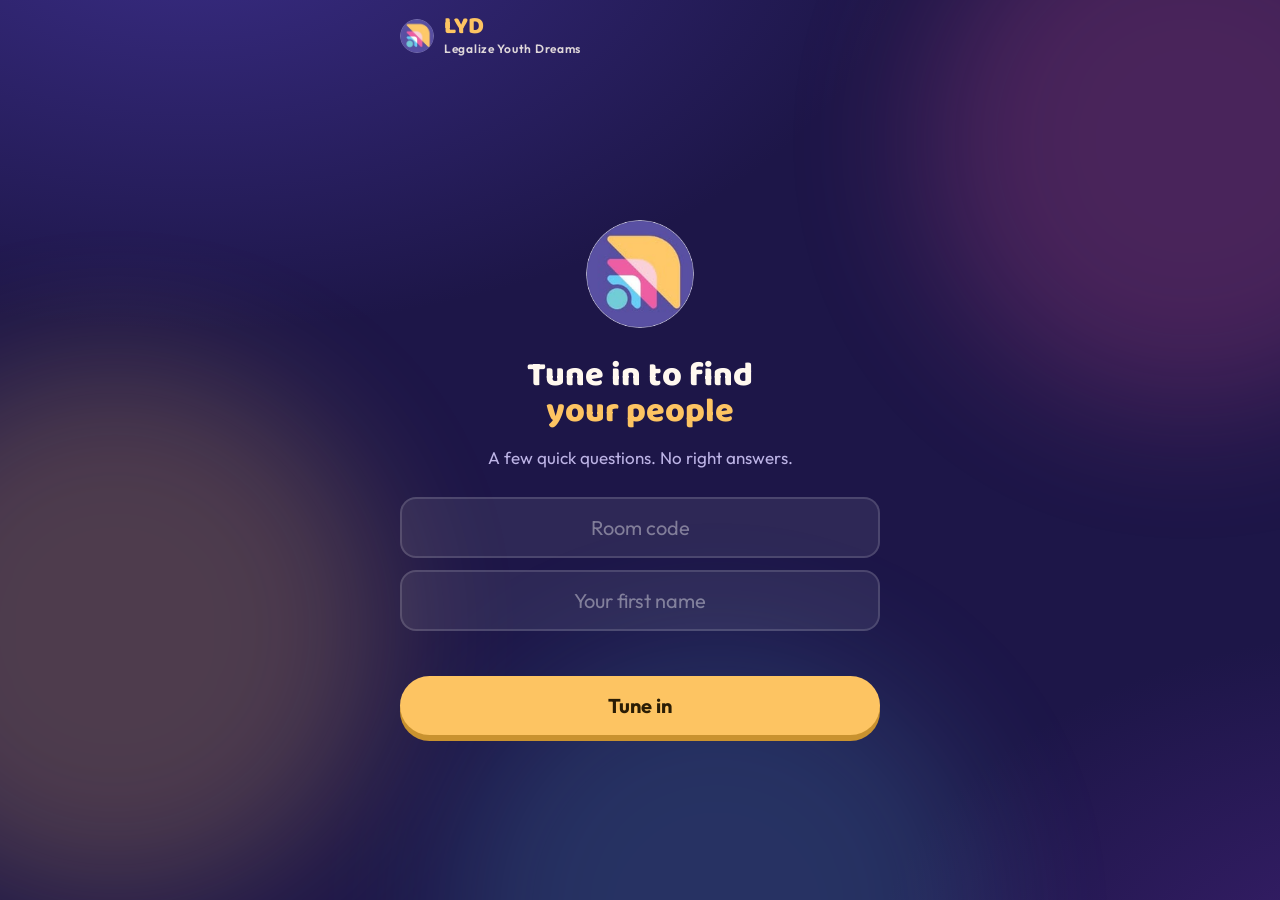
<file: lyd/index.html>
<!doctype html>
<html lang="en">
<head>
<meta charset="utf-8">
<meta name="viewport" content="width=device-width, initial-scale=1, viewport-fit=cover">
<meta name="theme-color" content="#1d1648">
<meta name="robots" content="noindex">
<title>LYD · Legalize Youth Dreams</title>
<link rel="icon" href="logo.png">
<link rel="preconnect" href="https://fonts.googleapis.com">
<link rel="preconnect" href="https://fonts.gstatic.com" crossorigin>
<link href="https://fonts.googleapis.com/css2?family=Baloo+Bhaijaan+2:wght@600;800&family=Outfit:wght@400;500;600;700&display=swap" rel="stylesheet">
<link rel="stylesheet" href="app.css">
<style>
  body { min-height: 100dvh; display: flex; flex-direction: column; }
  .wrap { flex: 1; display: flex; flex-direction: column; padding: calc(16px + env(safe-area-inset-top)) 20px calc(24px + env(safe-area-inset-bottom)); max-width: 520px; width: 100%; margin: 0 auto; }
  .top { display: flex; align-items: center; gap: 10px; margin-bottom: 18px; }
  .top .logo { width: 34px; height: 34px; }
  .top .brand { font-size: 24px; }
  .top #who { margin-left: auto; color: var(--muted); font-size: 15px; }
  .screen { flex: 1; display: flex; flex-direction: column; }
  .center { justify-content: center; text-align: center; align-items: center; gap: 14px; }
  h1 { font-family: var(--display); font-size: 34px; line-height: 1.05; margin: 0; font-weight: 800; }
  h1 em { font-style: normal; color: var(--yellow); }
  p { margin: 0; color: var(--muted); font-size: 17px; line-height: 1.45; }
  .bigLogo { width: 108px; height: 108px; margin: 6px auto 18px; }
  form { display: flex; flex-direction: column; gap: 12px; margin-top: 12px; width: 100%; }
  input { font: inherit; font-size: 20px; width: 100%; padding: 16px 18px; border-radius: 16px; border: 2px solid var(--line); background: rgba(255,255,255,.08); color: var(--ink); outline: none; text-align: center; }
  input::placeholder { color: rgba(255,255,255,.4); }
  input:focus { border-color: var(--yellow); }
  .err { color: #ffa3c9; min-height: 1.4em; font-size: 15px; }
  .btn.full { width: 100%; padding: 17px; font-size: 20px; }

  .qhead { display: flex; align-items: center; gap: 10px; margin-bottom: 10px; }
  .dots { display: flex; gap: 6px; }
  .dots i { width: 22px; height: 6px; border-radius: 6px; background: var(--line); }
  .dots i.on { background: var(--yellow); }
  .secs { margin-left: auto; font-family: var(--display); font-weight: 800; font-size: 22px; font-variant-numeric: tabular-nums; }
  .secs.low { color: var(--pink); }
  .tbar { height: 6px; background: rgba(255,255,255,.1); border-radius: 6px; overflow: hidden; margin-bottom: 18px; }
  .tbar div { height: 100%; background: var(--yellow); width: 100%; transition: width .1s linear; }
  .qtext { font-family: var(--display); font-size: 27px; font-weight: 800; line-height: 1.12; margin-bottom: 18px; animation: rise .45s ease; }
  .choices { display: flex; flex-direction: column; gap: 12px; }
  .choice {
    display: flex; align-items: center; gap: 14px; text-align: left; border-radius: 18px; padding: 15px 16px;
    font-size: 18px; font-weight: 600; line-height: 1.25; border: 3px solid transparent;
    transition: transform .12s ease, opacity .25s ease, filter .25s; animation: pop .45s cubic-bezier(.3,1.4,.5,1) both;
  }
  .choice:nth-child(2) { animation-delay: .06s; } .choice:nth-child(3) { animation-delay: .12s; } .choice:nth-child(4) { animation-delay: .18s; }
  .choice .emo { font-size: 1.3em; }
  .choice:active { transform: scale(.97); }
  .choices.picked .choice { opacity: .38; filter: saturate(.6); }
  .choices.picked .choice.sel { opacity: 1; filter: none; border-color: #fff; transform: scale(1.02); box-shadow: 0 8px 30px rgba(0,0,0,.3); }
  .hint { text-align: center; margin-top: 16px; font-size: 15px; min-height: 1.5em; }

  .mypick { display: flex; align-items: center; gap: 12px; padding: 14px 16px; border-radius: 18px; font-weight: 700; font-size: 18px; text-align: left; margin-top: 8px; animation: pop .5s cubic-bezier(.3,1.4,.5,1); }
  .fun { font-family: var(--display); font-size: 24px; color: var(--yellow); font-weight: 800; margin-top: 8px; line-height: 1.15; animation: rise .5s ease .3s both; }

  .countdown { position: fixed; inset: 0; z-index: 30; display: grid; place-items: center; text-align: center; background: var(--bg); }
  .countdown .n { font-family: var(--display); font-size: 150px; font-weight: 800; line-height: 1; color: var(--yellow); animation: pop .6s cubic-bezier(.3,1.4,.5,1); }
  .countdown p { font-size: 20px; }

  .gcard { border-radius: 28px; padding: 24px 20px 22px; text-align: center; animation: pop .7s cubic-bezier(.3,1.4,.5,1); }
  .gcard .kicker { text-transform: uppercase; letter-spacing: .12em; font-size: 13px; font-weight: 700; opacity: .8; }
  .gcard .gemoji { font-size: 74px; line-height: 1.1; margin-top: 4px; animation: wiggle 2.4s ease-in-out infinite; display: inline-block; }
  @keyframes wiggle { 0%,100% { transform: rotate(-6deg); } 50% { transform: rotate(6deg) scale(1.05); } }
  .gcard .gname { font-family: var(--display); font-size: 48px; font-weight: 800; line-height: 1; }
  .gcard .gar { font-family: var(--display); font-size: 26px; font-weight: 600; opacity: .85; margin-top: 2px; }
  .gcard .hold { font-size: 15px; opacity: .85; margin-top: 10px; font-weight: 500; }
  .members { display: flex; flex-wrap: wrap; justify-content: center; gap: 8px; margin-top: 14px; }
  .members span { background: rgba(255,255,255,.35); border-radius: 999px; padding: 7px 14px; font-weight: 700; font-size: 17px; }
  .members span.you { background: #fff; color: #1d1648; }
  .talk { margin-top: 18px; display: flex; flex-direction: column; gap: 12px; }
  .talk h2 { font-family: var(--display); font-size: 22px; margin: 0; font-weight: 800; }
  .tp { background: var(--panel); border: 1px solid var(--line); border-radius: 18px; padding: 14px 16px; animation: rise .5s ease both; }
  .tp:nth-of-type(2) { animation-delay: .15s; } .tp:nth-of-type(3) { animation-delay: .3s; }
  .tp .tag { font-size: 12px; font-weight: 700; letter-spacing: .1em; text-transform: uppercase; color: var(--yellow); }
  .tp .tq { font-weight: 700; margin: 4px 0 8px; font-size: 17px; line-height: 1.3; }
  .tp ul { margin: 0; padding-left: 0; list-style: none; color: var(--muted); font-size: 16px; line-height: 1.55; }
  .tp ul b { color: var(--ink); font-weight: 600; }
  .tp .ask { margin-top: 8px; font-size: 15px; color: var(--ink); }
  .conn { position: fixed; left: 50%; bottom: calc(14px + env(safe-area-inset-bottom)); transform: translateX(-50%); background: #3a2a10; color: var(--yellow); padding: 8px 14px; border-radius: 999px; font-size: 14px; z-index: 20; }
</style>
</head>
<body>
<div class="blobs"><i></i><i></i><i></i></div>
<div class="wrap">
  <div class="top"><span class="logo"><img src="logo.png" alt="LYD"></span><span class="brand"><b>LYD</b><small>Legalize Youth Dreams</small></span><span id="who"></span></div>

  <!-- JOIN -->
  <section class="screen center hidden" id="sJoin">
    <span class="logo live bigLogo"><img src="logo.png" alt=""></span>
    <h1>Tune in to find<br><em>your people</em></h1>
    <p>A few quick questions. No right answers.</p>
    <form id="joinForm">
      <input id="code" autocomplete="off" autocapitalize="characters" maxlength="5" placeholder="Room code">
      <input id="name" autocomplete="given-name" maxlength="20" placeholder="Your first name" enterkeyhint="go">
      <div class="err" id="err"></div>
      <button class="btn full" type="submit" id="joinBtn">Tune in</button>
    </form>
  </section>

  <!-- WAIT -->
  <section class="screen center hidden" id="sWait">
    <span class="logo live bigLogo"><img src="logo.png" alt=""></span>
    <h1 id="waitTitle">You're in!</h1>
    <p id="waitText"></p>
  </section>

  <!-- QUESTION -->
  <section class="screen hidden" id="sQuestion">
    <div class="qhead"><div class="dots" id="dots"></div><span class="secs" id="secs"></span></div>
    <div class="tbar" id="tbar"><div id="tfill"></div></div>
    <div class="qtext" id="qText"></div>
    <div class="choices" id="choices"></div>
    <p class="hint" id="hint"></p>
  </section>

  <!-- REVEAL -->
  <section class="screen center hidden" id="sReveal">
    <h1>Time's up!</h1>
    <p>Look at the big screen 👀</p>
    <div id="mypick"></div>
    <div class="fun" id="fun"></div>
  </section>

  <!-- TEAM -->
  <section class="screen hidden" id="sGroup">
    <div class="gcard" id="gcard">
      <div class="kicker">Your team</div>
      <div class="gemoji" id="gEmoji"></div>
      <div class="gname" id="gName"></div>
      <div class="gar" id="gAr" lang="ar" dir="rtl"></div>
      <div class="members" id="gMembers"></div>
      <div class="hold">Hold up your phone and find your team 🙌</div>
    </div>
    <div class="talk" id="talk"></div>
  </section>

  <!-- REMOVED -->
  <section class="screen center hidden" id="sGone">
    <h1>You were removed</h1>
    <p>The host removed your name from this room.</p>
    <button class="btn full" id="rejoinBtn" style="margin-top:12px">Join again</button>
  </section>
</div>
<div class="countdown hidden" id="countdown"><div><div class="n" id="cdN">3</div><p>Tuning in to your team…</p></div></div>
<div class="conn hidden" id="conn">Reconnecting…</div>

<script src="vendor/mqtt.min.js"></script>
<script src="shared.js"></script>
<script>
const $ = (id) => document.getElementById(id);
const esc = LF.esc;
let code = (LF.params.get("r") || "").toUpperCase().replace(/[^A-Z0-9]/g, "").slice(0, 5);
let me = code ? LF.store.get("lf_p_" + code, null) : null; // {id, name}
let state = null, lastSeq = -1, lastT = 0, skew = 0, pending = null, joinedAt = 0, everUp = false, searchTimer = null;
let revealing = false;

function show(id) { for (const s of ["sJoin", "sWait", "sQuestion", "sReveal", "sGroup", "sGone"]) $(s).classList.toggle("hidden", s !== id); }
const inRoom = () => !!(state && me && state.players.some((p) => p[0] === me.id));
const vibrate = (p) => { try { navigator.vibrate && navigator.vibrate(p); } catch {} };

function showJoin(msg) {
  show("sJoin");
  $("code").classList.toggle("hidden", !!code);
  $("name").value = $("name").value || LF.store.get("lf_name", "");
  $("err").textContent = msg || "";
  $("joinBtn").disabled = false;
}
function waiting(title, text) { show("sWait"); $("waitTitle").textContent = title; $("waitText").textContent = text || ""; }

// ------------------------------------------------------------ relays
const bus = new LF.Bus(onMessage, () => {
  const up = bus ? bus.up : 0;
  if (up) everUp = true;
  $("conn").classList.toggle("hidden", up > 0 || !everUp);
});
bus.onConnect = () => { sendJoin(); sendAnswer(); };
if (code) watchRoom();

function watchRoom() {
  bus.subscribe(LF.topic(code, "state"));
  clearTimeout(searchTimer);
  searchTimer = setTimeout(() => {
    if (state) return;
    if (me) waiting("Still looking for room " + code + "…", "If this doesn't change, switch between Wi-Fi and mobile data.");
    else $("err").textContent = `Can't find room ${code} yet. Check the code, or try mobile data.`;
  }, 10000);
}

function onMessage(t, buf, packet) {
  if (!code || t !== LF.topic(code, "state")) return;
  if (!buf.length) { state = null; return waiting("This room has closed", "Ask the host for the new QR code."); }
  let s; try { s = JSON.parse(buf.toString()); } catch { return; }
  if (!(s.t > lastT || s.seq > lastSeq)) return; // older copy from the second relay
  lastT = s.t; lastSeq = s.seq;
  if (!packet.retain && s.t) skew = s.t - Date.now(); // live message: learn the host's clock
  state = s;
  if (pending && (s.phase !== "question" || s.qIndex !== pending.q || s.a[me?.id] === pending.c)) pending = null;
  render();
}

function sendJoin() {
  if (!me || !code) return;
  bus.publish(LF.topic(code, "join"), JSON.stringify({ id: me.id, name: me.name }));
  joinedAt = Date.now();
}
function sendAnswer() {
  if (!pending || !me) return;
  bus.publish(LF.topic(code, "answer"), JSON.stringify({ id: me.id, q: pending.q, c: pending.c, n: pending.n }));
}
// keep retrying until the host confirms (covers flaky Wi-Fi and locked phones)
setInterval(() => {
  if (me && state && !inRoom() && !(state.kicked || []).includes(me.id) && Date.now() - joinedAt > 2500) sendJoin();
  if (pending) sendAnswer();
}, 2000);

// ------------------------------------------------------------ join
$("joinForm").addEventListener("submit", (e) => {
  e.preventDefault();
  if ($("joinBtn").disabled) return;
  if (!code) {
    const c = $("code").value.trim().toUpperCase();
    if (c.length !== 5) return ($("err").textContent = "Enter the 5-character room code from the screen.");
    code = c;
    history.replaceState(null, "", "?r=" + code + (LF.params.get("brokers") ? "&brokers=" + encodeURIComponent(LF.params.get("brokers")) : ""));
    watchRoom();
  }
  const name = $("name").value.trim();
  if (!name) return ($("err").textContent = "What should we call you?");
  if (me) { sendJoin(); return waiting("Tuning in…", ""); } // double tap: never join twice
  LF.store.set("lf_name", name);
  me = { id: LF.rid(), name };
  LF.store.set("lf_p_" + code, me);
  $("joinBtn").disabled = true;
  const r = $("joinBtn").getBoundingClientRect();
  LF.bloomBurst(r.left + r.width / 2, r.top + r.height / 2, { count: 16 });
  vibrate(20);
  sendJoin();
  waiting("Tuning in…", "");
  render();
});
$("rejoinBtn").onclick = () => { LF.store.del("lf_p_" + code); me = null; showJoin(); };

// ------------------------------------------------------------ answering
$("choices").addEventListener("click", (e) => {
  const b = e.target.closest(".choice");
  if (!b || !state || state.phase !== "question" || !inRoom()) return;
  const c = Number(b.dataset.i);
  pending = { q: state.qIndex, c, n: Date.now() };
  const r = b.getBoundingClientRect();
  LF.bloomBurst(e.clientX || r.left + r.width / 2, e.clientY || r.top + r.height / 2, { colors: [LF.OPTION_COLORS[c][0], "#ffffff", "#F6B6D2"], count: 14, spread: 110 });
  vibrate(15);
  sendAnswer();
  render(); // instant feedback
});

// ------------------------------------------------------------ screens
function render() {
  $("who").textContent = me ? me.name : "";
  if (!me) return showJoin($("err").textContent);
  if (!state) return waiting("Tuning in…", "");
  if ((state.kicked || []).includes(me.id)) return show("sGone");
  if (!inRoom()) return waiting("Tuning in…", "");
  if (revealing) return;
  const s = state, names = Object.fromEntries(s.players);

  if (s.phase === "lobby") {
    const n = s.players.length;
    return waiting(`You're in, ${me.name}!`, `${n} ${n === 1 ? "person has" : "people have"} tuned in. Eyes on the screen, we start soon.`);
  }
  if (s.phase === "question") {
    show("sQuestion");
    const q = s.question;
    const mine = pending && pending.q === s.qIndex ? pending.c : s.a[me.id];
    const confirmed = !pending && s.a[me.id] != null;
    $("dots").innerHTML = Array.from({ length: s.total }, (_, k) => `<i class="${k <= s.qIndex ? "on" : ""}"></i>`).join("");
    if ($("choices").dataset.key !== String(s.qIndex)) {
      $("choices").dataset.key = String(s.qIndex);
      $("qText").textContent = q.q;
      $("qText").style.animation = "none"; void $("qText").offsetWidth; $("qText").style.animation = "";
      $("choices").innerHTML = q.options.map(([em, t], i) =>
        `<button class="choice" data-i="${i}" style="background:${LF.OPTION_COLORS[i][0]};color:${LF.OPTION_COLORS[i][1]}"><span class="emo">${em}</span><span>${esc(t)}</span></button>`).join("");
    }
    $("choices").classList.toggle("picked", mine != null);
    [...$("choices").children].forEach((b, i) => b.classList.toggle("sel", i === mine));
    $("hint").textContent = mine == null ? "" : confirmed ? "✓ Got it. You can switch until time's up." : "Sending…";
    $("tbar").classList.toggle("hidden", !s.endsAt);
    $("secs").classList.toggle("hidden", !s.endsAt);
    return;
  }
  if (s.phase === "reveal") {
    show("sReveal");
    const c = s.a[me.id];
    if (c == null) { $("mypick").innerHTML = ""; $("fun").textContent = "You skipped this one. All good!"; return; }
    const [em, t] = s.question.options[c];
    $("mypick").innerHTML = `<div class="mypick" style="background:${LF.OPTION_COLORS[c][0]};color:${LF.OPTION_COLORS[c][1]}"><span class="emo">${em}</span>${esc(t)}</div>`;
    const counts = [0, 0, 0, 0]; for (const v of Object.values(s.a)) counts[v]++;
    const total = Object.keys(s.a).length, mineN = counts[c], max = Math.max(...counts);
    $("fun").textContent =
      mineN === 1 && total > 2 ? "Only you picked this. Bold move!" :
      mineN === total && total > 1 ? "The whole room agrees with you!" :
      mineN === max && counts.filter((x) => x === max).length === 1 ? `Most popular pick! You're with ${mineN - 1} other${mineN - 1 === 1 ? "" : "s"}.` :
      `${mineN - 1} other${mineN - 1 === 1 ? "" : "s"} picked this too.`;
    return;
  }
  if (s.phase === "matched") {
    const g = s.groups.find((g) => g.members.includes(me.id));
    if (!g) return waiting("Finding your team…", "");
    const seenKey = "lf_seen_" + code + "_" + s.matchedAt;
    let seen = false; try { seen = sessionStorage.getItem(seenKey) === "1"; } catch {}
    if (!seen) {
      try { sessionStorage.setItem(seenKey, "1"); } catch {}
      return countdown(() => renderGroup(g, names, true));
    }
    renderGroup(g, names, false);
  }
}

function countdown(done) {
  revealing = true;
  const el = $("countdown"), n = $("cdN");
  el.classList.remove("hidden");
  let k = 3;
  const tick = () => {
    if (k === 0) { el.classList.add("hidden"); revealing = false; done(); return; }
    n.textContent = k; n.style.animation = "none"; void n.offsetWidth; n.style.animation = "";
    vibrate(30); k--; setTimeout(tick, 750);
  };
  tick();
}

function renderGroup(g, names, celebrate) {
  // the group may have changed (latecomer, shuffle) during the countdown
  const latest = state && state.groups.find((x) => x.members.includes(me.id));
  if (latest) g = latest;
  show("sGroup");
  $("gcard").style.background = g.color; $("gcard").style.color = g.fg;
  document.querySelector('meta[name="theme-color"]').content = g.color;
  $("gEmoji").textContent = g.emoji;
  $("gName").textContent = g.name;
  $("gAr").textContent = g.ar;
  $("gMembers").innerHTML = g.members.map((id) => `<span class="${id === me.id ? "you" : ""}">${id === me.id ? "You" : esc(names[id] || "?")}</span>`).join("");
  const nm = (n) => (n === me.name ? "You" : esc(n));
  const cards = g.talk.map((t) => t.type === "agree"
    ? `<div class="tp"><div class="tag">Same frequency</div><div class="tq">${esc(t.question)}</div>
        <ul><li><b>You all picked:</b> ${esc(t.answer)}</li></ul><div class="ask">Coincidence? Find out why.</div></div>`
    : `<div class="tp"><div class="tag">Different frequencies</div><div class="tq">${esc(t.question)}</div>
        <ul>${t.answers.map((a) => `<li><b>${nm(a.name)}:</b> ${esc(a.answer)}</li>`).join("")}</ul>
        <div class="ask">Each of you: why that one?</div></div>`);
  cards.push(`<div class="tp"><div class="tag">Then ask each other</div><div class="tq">${esc(g.starter)}</div></div>`);
  $("talk").innerHTML = `<h2>Start with this</h2>` + cards.join("");
  if (celebrate) { LF.petalRain(45); vibrate([40, 60, 40]); }
}

setInterval(() => {
  if (!state || state.phase !== "question" || !state.endsAt) return;
  const left = Math.max(0, state.endsAt - (Date.now() + skew));
  $("secs").textContent = Math.ceil(left / 1000) + "s";
  $("secs").classList.toggle("low", left < 4000);
  $("tfill").style.width = Math.min(100, (left / ((state.seconds || 1) * 1000)) * 100) + "%";
}, 100);

if (!code || !me) showJoin(); else waiting("Tuning in…", "");
</script>
</body>
</html>
</file>
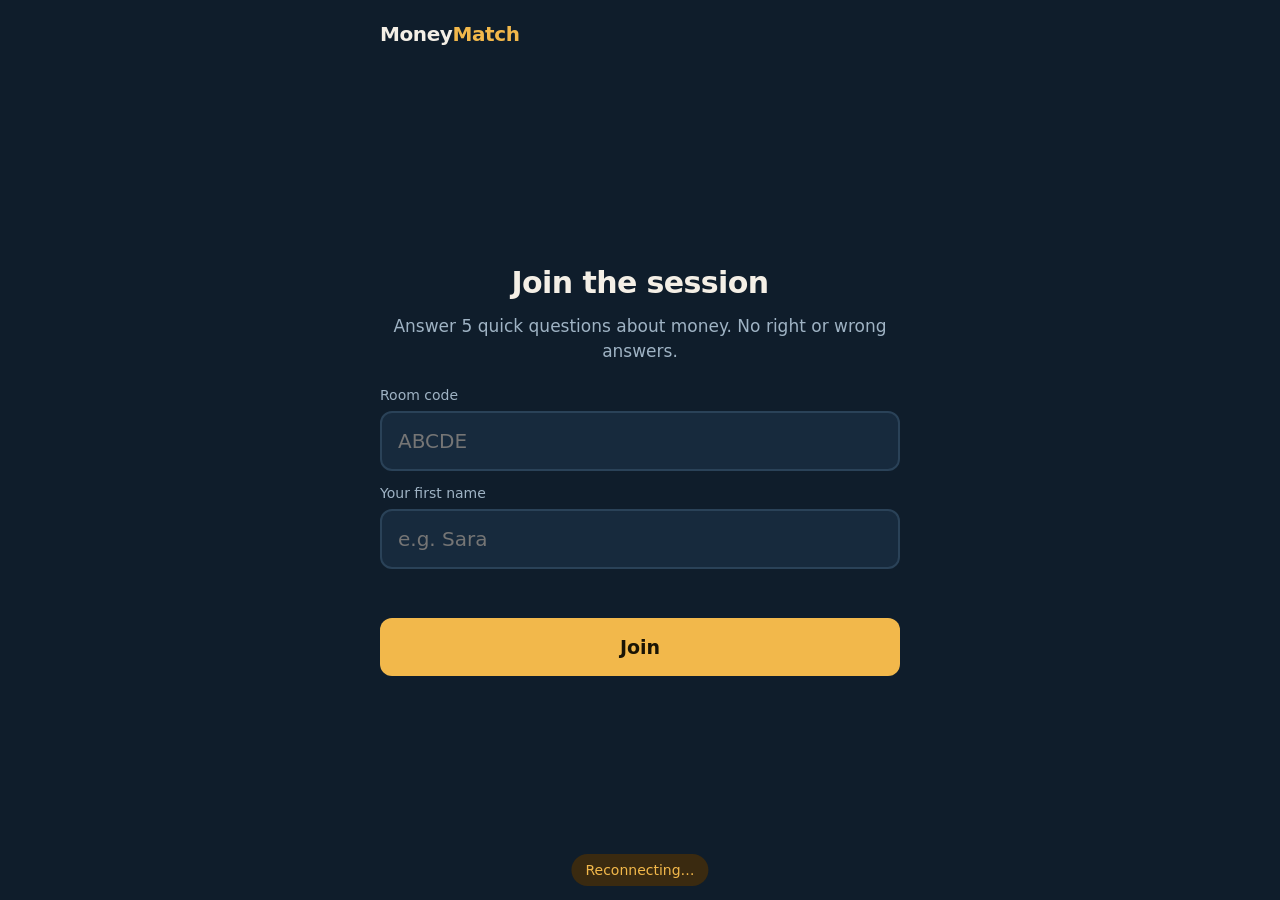
<file: money-match/index.html>
<!doctype html>
<html lang="en">
<head>
<meta charset="utf-8">
<meta name="viewport" content="width=device-width, initial-scale=1, viewport-fit=cover">
<meta name="theme-color" content="#0f1d2b">
<meta name="robots" content="noindex">
<title>Money Match</title>
<link rel="stylesheet" href="common.css">
<style>
  body { min-height: 100dvh; display: flex; flex-direction: column; }
  .wrap { flex: 1; display: flex; flex-direction: column; padding: 22px 20px calc(22px + env(safe-area-inset-bottom)); max-width: 560px; width: 100%; margin: 0 auto; }
  .top { display: flex; align-items: center; justify-content: space-between; font-size: 15px; color: var(--muted); margin-bottom: 18px; }
  .top .brand { font-size: 20px; color: var(--ink); }
  .screen { flex: 1; display: flex; flex-direction: column; }
  .center { justify-content: center; text-align: center; gap: 14px; }
  h1 { font-size: 30px; line-height: 1.15; margin: 0; letter-spacing: -0.02em; }
  p { margin: 0; color: var(--muted); font-size: 17px; line-height: 1.45; }
  input {
    font: inherit; font-size: 20px; width: 100%; padding: 16px; border-radius: 12px;
    border: 2px solid var(--line); background: var(--panel); color: var(--ink); outline: none;
  }
  input:focus { border-color: var(--gold); }
  .field { display: flex; flex-direction: column; gap: 8px; text-align: left; }
  .field label { font-size: 14px; color: var(--muted); }
  .err { color: #ff8a7a; min-height: 1.4em; font-size: 15px; }
  .btn.full { width: 100%; padding: 18px; font-size: 19px; }
  .pulse { width: 64px; height: 64px; border-radius: 50%; background: var(--gold); margin: 0 auto 6px; animation: pulse 1.6s ease-in-out infinite; }
  @keyframes pulse { 0%,100% { transform: scale(.75); opacity: .5; } 50% { transform: scale(1); opacity: 1; } }

  .qhead { display: flex; align-items: center; justify-content: space-between; margin-bottom: 10px; }
  .qnum { color: var(--gold); font-weight: 800; font-size: 14px; letter-spacing: .06em; text-transform: uppercase; }
  .secs { font-weight: 800; font-size: 18px; font-variant-numeric: tabular-nums; }
  .tbar { height: 6px; background: var(--panel); border-radius: 6px; overflow: hidden; margin-bottom: 18px; }
  .tbar div { height: 100%; background: var(--gold); width: 100%; transition: width .1s linear; }
  .qtext { font-size: 23px; font-weight: 800; line-height: 1.25; margin-bottom: 18px; letter-spacing: -0.01em; }
  .choices { display: flex; flex-direction: column; gap: 12px; }
  .choice {
    display: flex; align-items: center; gap: 14px; text-align: left; color: #fff;
    border-radius: 14px; padding: 16px; font-size: 17px; font-weight: 650; line-height: 1.3;
    border: 3px solid transparent; transition: transform .08s ease, opacity .2s ease;
  }
  .choice:active { transform: scale(.98); }
  .choices.picked .choice { opacity: .4; }
  .choices.picked .choice.sel { opacity: 1; border-color: #fff; box-shadow: 0 0 0 3px rgba(255,255,255,.2); }
  .hint { text-align: center; margin-top: 16px; font-size: 15px; min-height: 1.5em; }

  .myans { display: inline-flex; gap: 10px; align-items: center; padding: 12px 16px; border-radius: 12px; color: #fff; font-weight: 700; margin: 6px auto 0; text-align: left; }

  /* group screen */
  .gcard { border-radius: 22px; padding: 24px 22px; color: #fff; text-align: center; }
  .gcard .kicker { text-transform: uppercase; letter-spacing: .1em; font-size: 13px; font-weight: 800; opacity: .85; }
  .gcard .glabel { font-size: 52px; font-weight: 900; letter-spacing: -0.02em; line-height: 1; margin: 6px 0 4px; }
  .gcard .hold { font-size: 15px; opacity: .9; }
  .members { display: flex; flex-wrap: wrap; justify-content: center; gap: 8px; margin-top: 16px; }
  .members span { background: rgba(255,255,255,.2); border-radius: 999px; padding: 7px 14px; font-weight: 700; font-size: 16px; }
  .members span.you { background: #fff; color: #111; }
  .talk { margin-top: 20px; display: flex; flex-direction: column; gap: 12px; }
  .talk h2 { font-size: 18px; margin: 0; }
  .tp { background: var(--panel); border: 1px solid var(--line); border-radius: 14px; padding: 14px 16px; }
  .tp .tag { font-size: 12px; font-weight: 800; letter-spacing: .08em; text-transform: uppercase; color: var(--gold); }
  .tp .tq { font-weight: 700; margin: 4px 0 8px; font-size: 16px; line-height: 1.35; }
  .tp ul { margin: 0; padding-left: 18px; color: var(--muted); font-size: 15px; line-height: 1.5; }
  .tp ul b { color: var(--ink); font-weight: 650; }
  .tp .ask { margin-top: 8px; font-size: 15px; color: var(--ink); }
  .conn { position: fixed; left: 50%; bottom: 14px; transform: translateX(-50%); background: #3a2a10; color: var(--gold); padding: 8px 14px; border-radius: 999px; font-size: 14px; }
</style>
</head>
<body>
<div class="wrap">
  <div class="top"><span class="brand">Money<b>Match</b></span><span id="who"></span></div>

  <!-- JOIN -->
  <section class="screen center hidden" id="sJoin">
    <h1>Join the session</h1>
    <p>Answer 5 quick questions about money. No right or wrong answers.</p>
    <form id="joinForm" style="display:flex;flex-direction:column;gap:14px;margin-top:10px">
      <div class="field" id="codeField"><label for="code">Room code</label>
        <input id="code" autocomplete="off" autocapitalize="characters" maxlength="5" placeholder="ABCDE"></div>
      <div class="field"><label for="name">Your first name</label>
        <input id="name" autocomplete="given-name" maxlength="24" placeholder="e.g. Sara"></div>
      <div class="err" id="err"></div>
      <button class="btn full" type="submit" id="joinBtn">Join</button>
    </form>
  </section>

  <!-- WAIT -->
  <section class="screen center hidden" id="sWait">
    <div class="pulse"></div>
    <h1 id="waitTitle">You're in!</h1>
    <p id="waitText">Hang tight, we'll start in a moment.</p>
  </section>

  <!-- QUESTION -->
  <section class="screen hidden" id="sQuestion">
    <div class="qhead"><span class="qnum" id="qNum"></span><span class="secs" id="secs"></span></div>
    <div class="tbar" id="tbar"><div id="tfill"></div></div>
    <div class="qtext" id="qText"></div>
    <div class="choices" id="choices"></div>
    <p class="hint" id="hint"></p>
  </section>

  <!-- REVEAL -->
  <section class="screen center hidden" id="sReveal">
    <h1>Time's up</h1>
    <p>Look at the big screen to see how the room answered.</p>
    <div id="revealAns"></div>
  </section>

  <!-- GROUP -->
  <section class="screen hidden" id="sGroup">
    <div class="gcard" id="gcard">
      <div class="kicker">Your group</div>
      <div class="glabel" id="gLabel"></div>
      <div class="hold">Hold up your phone and find your group</div>
      <div class="members" id="gMembers"></div>
    </div>
    <div class="talk" id="talk"></div>
  </section>

  <!-- REMOVED -->
  <section class="screen center hidden" id="sGone">
    <h1>You were removed</h1>
    <p>The host removed your name from this room.</p>
    <button class="btn full" id="rejoinBtn" style="margin-top:12px">Join again</button>
  </section>
</div>
<div class="conn hidden" id="conn">Reconnecting…</div>

<script src="vendor/mqtt.min.js"></script>
<script src="shared.js"></script>
<script>
const $ = (id) => document.getElementById(id);
const L = "ABCD", esc = MM.esc;
let code = (MM.params.get("r") || "").toUpperCase().replace(/[^A-Z0-9]/g, "").slice(0, 5);
let me = code ? MM.store.get("mm_p_" + code, null) : null; // {id, name}
let state = null, skew = 0, pending = null, joinedAt = 0, client = null, searchTimer = null;

function show(id) { for (const s of ["sJoin", "sWait", "sQuestion", "sReveal", "sGroup", "sGone"]) $(s).classList.toggle("hidden", s !== id); }
const inRoom = () => !!(state && me && state.players.some((p) => p[0] === me.id));

function showJoin(msg) {
  show("sJoin");
  $("codeField").classList.toggle("hidden", !!code);
  $("name").value = $("name").value || MM.store.get("mm_name", "");
  $("err").textContent = msg || "";
  $("joinBtn").disabled = false;
}
function waiting(title, text) { show("sWait"); $("waitTitle").textContent = title; $("waitText").textContent = text || ""; }

// ------------------------------------------------------------ relay
client = MM.connect(Number(MM.params.get("b") || 0));
client.on("connect", () => {
  $("conn").classList.add("hidden");
  if (code) watchRoom();
  sendJoin(); sendAnswer();
});
client.on("offline", () => $("conn").classList.remove("hidden"));
client.on("close", () => { if (client.reconnecting || !client.connected) $("conn").classList.remove("hidden"); });

function watchRoom() {
  client.subscribe(MM.topic(code, "state"), { qos: 1 });
  clearTimeout(searchTimer);
  searchTimer = setTimeout(() => {
    if (!state) {
      if (me) waiting("Looking for room " + code + "…", "Still connecting. If this doesn't change, try switching between Wi-Fi and mobile data.");
      else $("err").textContent = `Can't find room ${code} yet. Check the code, or try mobile data.`;
    }
  }, 9000);
}

client.on("message", (topic, buf, packet) => {
  if (!code || topic !== MM.topic(code, "state")) return;
  if (!buf.length) { state = null; return waiting("This room has closed", "Ask the host for the new QR code."); }
  let s; try { s = JSON.parse(buf.toString()); } catch { return; }
  if (!packet.retain && s.t) skew = s.t - Date.now(); // live message: learn the host's clock
  state = s;
  if (pending && (state.phase !== "question" || state.qIndex !== pending.q || state.a[me?.id] === pending.c)) pending = null;
  render();
});

function sendJoin() {
  if (!me || !client.connected) return;
  client.publish(MM.topic(code, "join"), JSON.stringify({ id: me.id, name: me.name }), { qos: 1 });
  joinedAt = Date.now();
}
function sendAnswer() {
  if (!pending || !me || !client.connected) return;
  client.publish(MM.topic(code, "answer"), JSON.stringify({ id: me.id, q: pending.q, c: pending.c }), { qos: 1 });
}
// Keep retrying until the host confirms (covers flaky Wi-Fi and locked phones)
setInterval(() => {
  if (me && state && !inRoom() && !(state.kicked || []).includes(me.id) && Date.now() - joinedAt > 2500) sendJoin();
  if (pending) sendAnswer();
}, 2500);

// ------------------------------------------------------------ join form
$("joinForm").addEventListener("submit", (e) => {
  e.preventDefault();
  if (!code) {
    const c = $("code").value.trim().toUpperCase();
    if (c.length !== 5) return ($("err").textContent = "Enter the 5-character room code.");
    code = c;
    history.replaceState(null, "", "?r=" + code + (MM.params.get("b") ? "&b=" + MM.params.get("b") : ""));
    if (client.connected) watchRoom();
  }
  const name = $("name").value.trim();
  if (!name) return ($("err").textContent = "Please enter your name.");
  MM.store.set("mm_name", name);
  me = { id: MM.rid(), name };
  MM.store.set("mm_p_" + code, me);
  $("joinBtn").disabled = true;
  sendJoin();
  waiting("Joining…", "");
  render();
});
$("rejoinBtn").onclick = () => { MM.store.del("mm_p_" + code); me = null; showJoin(); };

// ------------------------------------------------------------ answering
$("choices").addEventListener("click", (e) => {
  const b = e.target.closest(".choice");
  if (!b || !state || state.phase !== "question" || !inRoom()) return;
  pending = { q: state.qIndex, c: Number(b.dataset.i) };
  if (navigator.vibrate) navigator.vibrate(15);
  sendAnswer();
  render(); // instant feedback
});

// ------------------------------------------------------------ screens
function render() {
  $("who").textContent = me ? me.name : "";
  if (!me) return showJoin($("err").textContent);
  if (!state) return waiting("Joining…", "");
  if ((state.kicked || []).includes(me.id)) return show("sGone");
  if (!inRoom()) return waiting("Joining…", "");
  const s = state, names = Object.fromEntries(s.players);

  if (s.phase === "lobby") {
    const n = s.players.length;
    return waiting(`You're in, ${me.name}!`, `${n} ${n === 1 ? "person has" : "people have"} joined. We'll start in a moment.`);
  }
  if (s.phase === "question") {
    show("sQuestion");
    const q = s.question;
    const mine = pending ? pending.c : s.a[me.id];
    const confirmed = !pending && s.a[me.id] != null;
    $("qNum").textContent = `Question ${s.qIndex + 1} of ${s.total}`;
    $("qText").textContent = q.q;
    if ($("choices").dataset.key !== String(s.qIndex)) {
      $("choices").dataset.key = String(s.qIndex);
      $("choices").innerHTML = q.options.map((o, i) =>
        `<button class="choice opt${i}" data-i="${i}"><span class="letter">${L[i]}</span><span>${esc(o)}</span></button>`).join("");
    }
    $("choices").classList.toggle("picked", mine != null);
    [...$("choices").children].forEach((b, i) => b.classList.toggle("sel", i === mine));
    $("hint").textContent = mine == null ? "" : confirmed ? "✓ Answer received. You can change it until time runs out." : "Sending…";
    $("tbar").classList.toggle("hidden", !s.endsAt);
    $("secs").classList.toggle("hidden", !s.endsAt);
    return;
  }
  if (s.phase === "reveal") {
    show("sReveal");
    const c = s.a[me.id];
    $("revealAns").innerHTML = c != null
      ? `<div class="myans opt${c}"><span class="letter">${L[c]}</span>${esc(s.question.options[c])}</div>`
      : `<p>You didn't answer this one. No problem!</p>`;
    return;
  }
  if (s.phase === "matched") {
    const g = s.groups.find((g) => g.members.includes(me.id));
    if (!g) return waiting("Finding your group…", "");
    show("sGroup");
    $("gcard").style.background = g.color;
    document.querySelector('meta[name="theme-color"]').content = g.color;
    $("gLabel").textContent = g.label;
    $("gMembers").innerHTML = g.members.map((id) => `<span class="${id === me.id ? "you" : ""}">${id === me.id ? "You" : esc(names[id] || "?")}</span>`).join("");
    const nm = (n) => (n === me.name ? "You" : esc(n));
    $("talk").innerHTML = `<h2>Start the conversation</h2>` + g.talk.map((t) => {
      if (t.type === "split") return `<div class="tp"><div class="tag">You answered differently</div><div class="tq">${esc(t.question)}</div>
        <ul>${t.answers.map((a) => `<li><b>${nm(a.name)}</b>: ${esc(a.answer)}</li>`).join("")}</ul>
        <div class="ask">Ask each other: why did you pick that?</div></div>`;
      if (t.type === "agree") return `<div class="tp"><div class="tag">You all agreed</div><div class="tq">${esc(t.question)}</div>
        <ul><li><b>${esc(t.answer)}</b></li></ul><div class="ask">What experience made you think this way?</div></div>`;
      return `<div class="tp"><div class="tag">Talk about</div><div class="tq">${esc(t.question)}</div></div>`;
    }).join("");
  }
}

setInterval(() => {
  if (!state || state.phase !== "question" || !state.endsAt) return;
  const left = Math.max(0, state.endsAt - (Date.now() + skew));
  $("secs").textContent = Math.ceil(left / 1000) + "s";
  $("tfill").style.width = Math.min(100, (left / ((state.seconds || 1) * 1000)) * 100) + "%";
}, 100);

if (!code || !me) showJoin(); else waiting("Joining…", "");
</script>
</body>
</html>
</file>
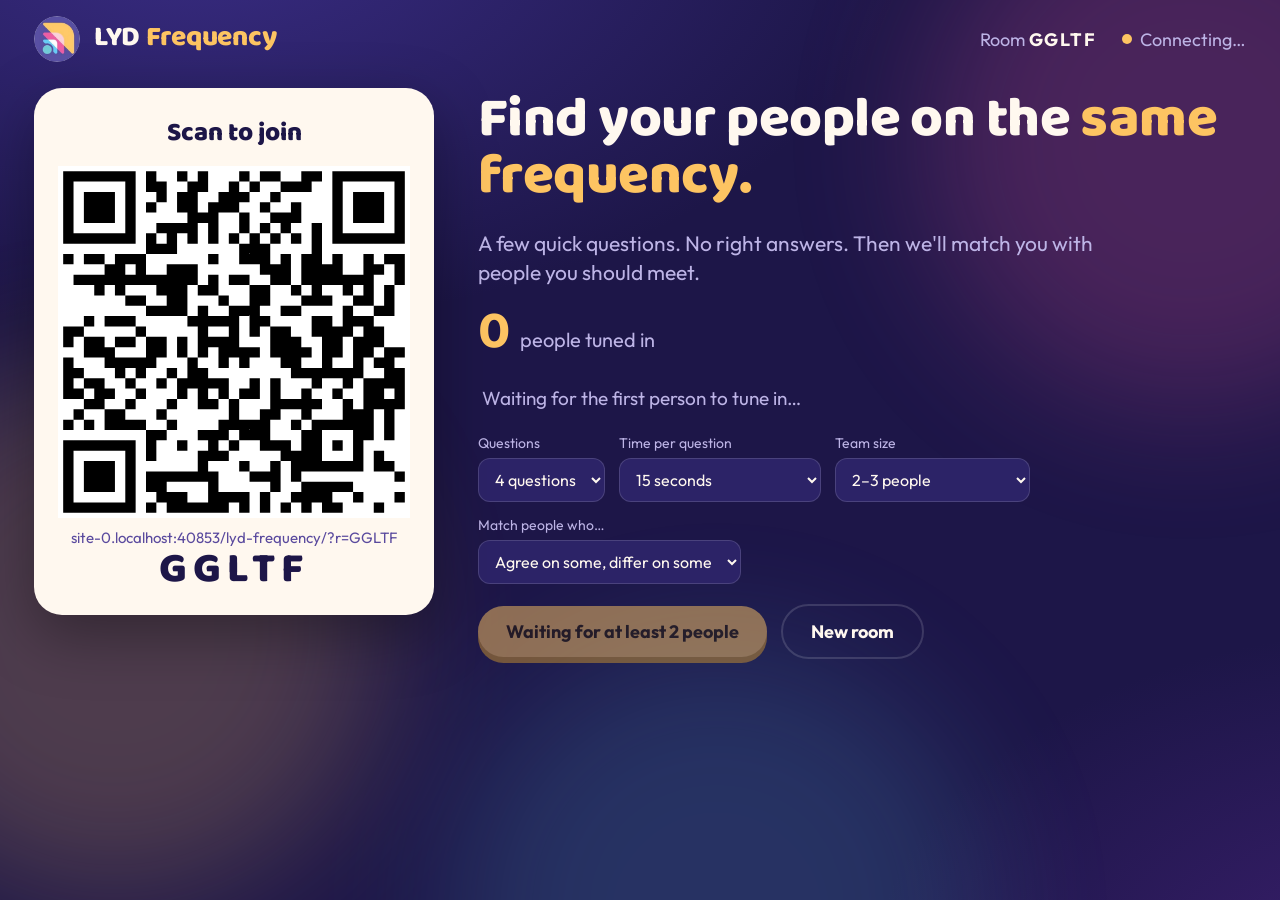
<file: lyd-frequency/host.html>
<!doctype html>
<html lang="en">
<head>
<meta charset="utf-8">
<meta name="viewport" content="width=device-width, initial-scale=1">
<meta name="robots" content="noindex">
<title>LYD Frequency · Host</title>
<link rel="icon" href="logo.png">
<link rel="preconnect" href="https://fonts.googleapis.com">
<link rel="preconnect" href="https://fonts.gstatic.com" crossorigin>
<link href="https://fonts.googleapis.com/css2?family=Baloo+Bhaijaan+2:wght@600;800&family=Outfit:wght@400;500;600;700&display=swap" rel="stylesheet">
<link rel="stylesheet" href="app.css">
<style>
  body { display: flex; flex-direction: column; min-height: 100vh; }
  header { display: flex; align-items: center; gap: 14px; padding: 16px 34px; }
  header .logo { width: 46px; height: 46px; }
  header .brand { font-size: 28px; }
  header .meta { margin-left: auto; display: flex; gap: 26px; align-items: center; color: var(--muted); font-size: 18px; }
  header .meta strong { color: var(--ink); letter-spacing: .08em; }
  .status { display: inline-flex; align-items: center; gap: 8px; }
  .status i { width: 10px; height: 10px; border-radius: 50%; background: var(--yellow); }
  .status.live i { background: #4fe08f; box-shadow: 0 0 0 4px rgba(79,224,143,.2); }
  main { flex: 1; padding: 10px 34px 30px; display: flex; flex-direction: column; }
  .screen { flex: 1; display: flex; flex-direction: column; }

  /* lobby */
  .lobby { display: grid; grid-template-columns: minmax(300px, 400px) 1fr; gap: 44px; flex: 1; align-items: start; }
  .joinCard { background: #fff8ef; color: #1d1648; border-radius: 28px; padding: 24px 24px 20px; text-align: center; box-shadow: 0 20px 60px rgba(0,0,0,.35); position: relative; }
  .joinCard .scan { font-family: var(--display); font-size: 26px; font-weight: 800; margin: 0 0 10px; }
  .qrBox svg { width: 100%; height: auto; display: block; }
  .joinCard .url { font-size: 15px; margin-top: 10px; word-break: break-all; color: #5a4a9e; }
  .joinCard .code { font-family: var(--display); font-size: 42px; font-weight: 800; letter-spacing: .14em; margin-top: 2px; line-height: 1.1; }
  .side { display: flex; flex-direction: column; gap: 20px; min-width: 0; }
  .side h1 { font-family: var(--display); font-size: clamp(40px, 4.4vw, 64px); margin: 6px 0 0; line-height: 1.02; font-weight: 800; letter-spacing: -0.01em; }
  .side h1 em { font-style: normal; color: var(--yellow); }
  .side p.lead { margin: 0; color: var(--muted); font-size: 21px; max-width: 44ch; line-height: 1.4; }
  .count { font-size: 20px; color: var(--muted); display: flex; align-items: baseline; gap: 10px; }
  .count strong { font-family: var(--display); color: var(--yellow); font-size: 54px; line-height: 1; }
  .players { display: flex; flex-wrap: wrap; gap: 10px; align-content: flex-start; max-height: 30vh; overflow: auto; padding: 4px; }
  .chip {
    border-radius: 999px; padding: 8px 8px 8px 16px; font-size: 19px; font-weight: 600;
    display: flex; align-items: center; gap: 6px; animation: pop .5s cubic-bezier(.3,1.4,.5,1);
  }
  .chip button { background: rgba(0,0,0,.12); color: inherit; width: 24px; height: 24px; border-radius: 50%; font-size: 12px; opacity: .55; }
  .chip button:hover { opacity: 1; }
  .empty { color: var(--muted); font-size: 19px; }
  .settings { display: flex; flex-wrap: wrap; gap: 14px; }
  .settings label { display: flex; flex-direction: column; gap: 6px; font-size: 14px; color: var(--muted); }
  select { font: inherit; font-size: 16px; color: var(--ink); background: var(--panel-solid); border: 1px solid var(--line); border-radius: 12px; padding: 10px 12px; }
  .row { display: flex; gap: 14px; align-items: center; flex-wrap: wrap; }

  /* question */
  .qtop { display: flex; align-items: center; gap: 24px; }
  .qnum { color: var(--yellow); font-weight: 700; font-size: 20px; letter-spacing: .08em; text-transform: uppercase; }
  .dots { display: flex; gap: 8px; }
  .dots i { width: 34px; height: 8px; border-radius: 8px; background: var(--line); }
  .dots i.on { background: var(--yellow); }
  .timer { margin-left: auto; width: 100px; height: 100px; border-radius: 50%; display: grid; place-items: center; background: conic-gradient(var(--yellow) var(--p, 100%), rgba(255,255,255,.1) 0); }
  .timer span { width: 84px; height: 84px; border-radius: 50%; background: var(--bg); display: grid; place-items: center; font-family: var(--display); font-size: 42px; font-weight: 800; }
  .timer.low { background: conic-gradient(var(--pink) var(--p, 100%), rgba(255,255,255,.1) 0); }
  .qtext { font-family: var(--display); font-size: clamp(36px, 4.4vw, 66px); line-height: 1.05; font-weight: 800; margin: 18px 0 26px; max-width: 26ch; animation: rise .5s ease; }
  .opts { display: grid; grid-template-columns: 1fr 1fr; gap: 18px; }
  .opt { border-radius: 22px; padding: 22px 24px; display: flex; align-items: center; gap: 18px; font-size: clamp(22px, 2.2vw, 32px); font-weight: 700; line-height: 1.2; animation: pop .55s cubic-bezier(.3,1.4,.5,1) both; }
  .opt .emo { font-size: 1.25em; }
  .opt:nth-child(2) { animation-delay: .08s; } .opt:nth-child(3) { animation-delay: .16s; } .opt:nth-child(4) { animation-delay: .24s; }
  .garden { position: relative; height: 90px; margin-top: 22px; border-bottom: 3px solid rgba(255,255,255,.12); }
  .flower { position: absolute; bottom: 0; width: 46px; transform-origin: 50% 100%; animation: grow .9s cubic-bezier(.3,1.5,.5,1) both; }
  .flower .stem { width: 4px; margin: 0 auto; background: #7fd7a8; border-radius: 4px; }
  .flower svg { display: block; width: 46px; height: 46px; animation: spin 1.1s ease-out both; }
  @keyframes grow { from { transform: scaleY(0); } }
  @keyframes spin { from { transform: rotate(-120deg) scale(0); } }

  /* reveal */
  .headline { font-family: var(--display); font-size: 30px; font-weight: 800; color: var(--yellow); margin: -8px 0 16px; animation: rise .5s ease .4s both; }
  .bars { display: flex; flex-direction: column; gap: 14px; }
  .bar { display: grid; grid-template-columns: 1fr 130px; gap: 6px 18px; align-items: center; }
  .barLabel { display: flex; gap: 12px; align-items: center; font-size: 24px; font-weight: 700; }
  .barLabel .emo { background: rgba(255,255,255,.12); }
  .barTrack { grid-column: 1; background: rgba(255,255,255,.09); border-radius: 12px; overflow: hidden; position: relative; height: 22px; }
  .barFill { position: absolute; inset: 0 auto 0 0; border-radius: 12px; width: 0; transition: width 1.1s cubic-bezier(.2,.9,.2,1); }
  .barPct { grid-column: 2; grid-row: 1 / span 2; }
  .bar.top .barLabel { color: var(--yellow); }
  .bar.top .barTrack { box-shadow: 0 0 0 2px rgba(253,196,98,.6); }
  .barPct { font-family: var(--display); font-size: 40px; font-weight: 800; text-align: right; line-height: 1; }
  .barPct small { display: block; font-family: var(--body); font-size: 15px; color: var(--muted); font-weight: 500; margin-top: 4px; }

  .footer { display: flex; align-items: center; gap: 18px; margin-top: auto; padding-top: 18px; }
  .footer .answered { font-size: 22px; color: var(--muted); }
  .footer .answered strong { font-family: var(--display); color: var(--ink); font-size: 36px; }
  .footer .push { margin-left: auto; display: flex; gap: 14px; align-items: center; }
  .miniQR { display: flex; align-items: center; gap: 10px; color: var(--muted); font-size: 14px; }
  .miniQR .qrMini { width: 86px; height: 86px; background: #fff; padding: 4px; border-radius: 10px; }
  .miniQR .qrMini svg { width: 100%; height: 100%; display: block; }
  .miniQR b { color: var(--ink); font-size: 20px; letter-spacing: .1em; }

  /* tuning overlay */
  .tuning { position: fixed; inset: 0; z-index: 30; display: grid; place-items: center; text-align: center; background: rgba(29,22,72,.92); backdrop-filter: blur(6px); }
  .tuning .logo { width: 170px; height: 170px; margin-bottom: 40px; }
  .tuning h2 { font-family: var(--display); font-size: 56px; margin: 0; font-weight: 800; }
  .tuning p { color: var(--muted); font-size: 22px; margin: 6px 0 0; }

  /* teams */
  .gtitle { display: flex; align-items: flex-end; gap: 22px; margin-bottom: 20px; flex-wrap: wrap; }
  .gtitle h1 { font-family: var(--display); margin: 0; font-size: 54px; line-height: 1; font-weight: 800; }
  .gtitle p { margin: 0 0 6px; color: var(--muted); font-size: 19px; }
  .groups { display: grid; grid-template-columns: repeat(auto-fill, minmax(220px, 1fr)); gap: 16px; align-content: start; }
  .group { border-radius: 22px; overflow: hidden; background: var(--panel); border: 1px solid var(--line); animation: pop .6s cubic-bezier(.3,1.4,.5,1) both; }
  .group .gh { padding: 12px 16px; display: flex; align-items: center; gap: 10px; }
  .group .gh .ge { font-size: 34px; line-height: 1; }
  .group .gh b { font-family: var(--display); font-size: 25px; line-height: 1; display: block; }
  .group .gh small { font-size: 15px; opacity: .8; }
  .group ul { margin: 0; padding: 10px 16px 14px; list-style: none; font-size: 18px; line-height: 1.6; }

  .modal { position: fixed; inset: 0; background: rgba(10,6,30,.7); display: grid; place-items: center; z-index: 40; }
  .modal > div { background: var(--panel-solid); border: 1px solid var(--line); border-radius: 22px; padding: 28px; max-width: 460px; }
  .modal h2 { font-family: var(--display); margin: 0 0 8px; } .modal p { color: var(--muted); margin: 0 0 20px; line-height: 1.45; }
</style>
</head>
<body>
<div class="blobs"><i></i><i></i><i></i></div>
<header>
  <span class="logo live" id="hLogo"><img src="logo.png" alt="LYD"></span>
  <div class="brand">LYD <b>Frequency</b></div>
  <div class="meta">
    <span>Room <strong id="hCode">·····</strong></span>
    <span class="status" id="status"><i></i><span id="statusText">Connecting…</span></span>
  </div>
</header>
<main>
  <!-- LOBBY -->
  <section class="screen hidden" id="sLobby">
    <div class="lobby">
      <div class="joinCard">
        <p class="scan">Scan to join</p>
        <div class="qrBox" id="qr"></div>
        <div class="url" id="joinUrl"></div>
        <div class="code" id="bigCode"></div>
      </div>
      <div class="side">
        <h1>Find your people on the <em>same frequency.</em></h1>
        <p class="lead">A few quick questions. No right answers. Then we'll match you with people you should meet.</p>
        <div class="count"><strong id="pCount">0</strong><span id="pWord">tuned in</span></div>
        <div class="players" id="players"><span class="empty">Waiting for the first person to tune in…</span></div>
        <div class="settings">
          <label>Questions
            <select id="setCount">
              <option value="3">3 questions</option><option value="4">4 questions</option><option value="5">5 questions</option>
            </select>
          </label>
          <label>Time per question
            <select id="setSeconds">
              <option value="10">10 seconds</option><option value="15">15 seconds</option>
              <option value="20">20 seconds</option><option value="30">30 seconds</option>
              <option value="0">No timer (I'll move on)</option>
            </select>
          </label>
          <label>Team size
            <select id="setSize">
              <option value="2">Pairs (one trio if odd)</option>
              <option value="3">2–3 people</option>
              <option value="5">2–5 people</option>
            </select>
          </label>
          <label>Match people who…
            <select id="setMode">
              <option value="balanced">Agree on some, differ on some</option>
              <option value="similar">Answered alike</option>
              <option value="different">Answered differently</option>
            </select>
          </label>
        </div>
        <div class="row">
          <button class="btn" id="startBtn">Start</button>
          <button class="btn ghost" id="newRoomBtn">New room</button>
        </div>
      </div>
    </div>
  </section>

  <!-- QUESTION / REVEAL -->
  <section class="screen hidden" id="sQuestion">
    <div class="qtop">
      <div class="qnum" id="qNum"></div>
      <div class="dots" id="dots"></div>
      <div class="timer" id="timer"><span id="timerNum"></span></div>
    </div>
    <div class="qtext" id="qText"></div>
    <div class="opts" id="opts"></div>
    <div class="garden" id="garden"></div>
    <div class="headline hidden" id="headline"></div>
    <div class="bars hidden" id="bars"></div>
    <div class="footer">
      <div class="answered" id="answered"></div>
      <div class="push">
        <div class="miniQR"><div class="qrMini" id="qrMini"></div><div>Late? Join with<br><b id="miniCode"></b></div></div>
        <button class="btn" id="nextBtn"></button>
      </div>
    </div>
  </section>

  <!-- TEAMS -->
  <section class="screen hidden" id="sMatched">
    <div class="gtitle">
      <h1>Find your team!</h1>
      <p>Your phone shows your team. Find the others and say hi 👋</p>
      <div class="row" style="margin-left:auto">
        <button class="btn ghost" id="rematchBtn">Shuffle teams</button>
        <button class="btn ghost" id="restartBtn">Play again</button>
      </div>
    </div>
    <div class="groups" id="groups"></div>
  </section>
</main>

<div class="tuning hidden" id="tuning">
  <div>
    <span class="logo live"><img src="logo.png" alt=""></span>
    <h2>Tuning frequencies…</h2>
    <p>Matching everyone with their people</p>
  </div>
</div>

<div class="modal hidden" id="modal"><div>
  <h2 id="mTitle"></h2><p id="mText"></p>
  <div class="row"><button class="btn" id="mYes"></button><button class="btn ghost" id="mNo">Cancel</button></div>
</div></div>

<script src="vendor/mqtt.min.js"></script>
<script src="vendor/qrcode.js"></script>
<script src="shared.js"></script>
<script>
const $ = (id) => document.getElementById(id);
const esc = LF.esc;

// ------------------------------------------------------------ room state (kept in this browser)
let room = LF.store.get("lf_host_room", null);
if (room && (Date.now() - room.createdAt > 12 * 3600e3 || room.v !== 1)) room = null;
function freshRoom(prev) {
  return {
    v: 1, code: LF.newCode(), createdAt: Date.now(), seq: (prev && prev.seq) || 0,
    phase: "lobby", qIndex: -1, endsAt: null, closeAt: null, matchedAt: 0,
    settings: prev ? prev.settings : { count: 4, seconds: 15, groupSize: 3, mode: "balanced" },
    questions: [], players: {}, order: [], groups: [], kicked: [],
  };
}
if (!room) room = freshRoom();
const save = () => LF.store.set("lf_host_room", room);
const Q = () => room.questions.length ? room.questions : LF.pickQuestions(room.settings.count);

// ------------------------------------------------------------ relays
const bus = new LF.Bus(onMessage, renderStatus);
bus.onConnect = () => { publishNow(); };
bus.subscribe(LF.topic(room.code, "join"));
bus.subscribe(LF.topic(room.code, "answer"));
let subscribedCode = room.code;
function resubscribe() {
  bus.unsubscribe(LF.topic(subscribedCode, "join")); bus.unsubscribe(LF.topic(subscribedCode, "answer"));
  bus.subscribe(LF.topic(room.code, "join")); bus.subscribe(LF.topic(room.code, "answer"));
  subscribedCode = room.code;
}

let pubTimer = null;
function publish() { if (!pubTimer) pubTimer = setTimeout(publishNow, 150); }
function publishNow() {
  clearTimeout(pubTimer); pubTimer = null;
  room.seq++;
  save();
  const i = room.qIndex, qs = Q();
  const a = {};
  if (i >= 0 && room.phase !== "matched" && room.phase !== "lobby")
    for (const id of room.order) { const c = room.players[id].answers[i]; if (c != null) a[id] = c; }
  const st = {
    code: room.code, seq: room.seq, phase: room.phase, qIndex: i, total: qs.length,
    seconds: room.settings.seconds, endsAt: room.endsAt, t: Date.now(),
    question: i >= 0 && room.phase !== "matched" && room.phase !== "lobby" ? { q: qs[i].q, options: qs[i].options } : null,
    players: room.order.map((id) => [id, room.players[id].name]),
    a, groups: room.phase === "matched" ? room.groups : [], matchedAt: room.matchedAt,
    kicked: room.kicked.slice(-60),
  };
  bus.publish(LF.topic(room.code, "state"), JSON.stringify(st), { qos: 1, retain: true });
}
// re-send state every few seconds so a phone that missed something catches up
setInterval(() => { if (bus.up) publishNow(); }, 6000);

function onMessage(t, buf) {
  if (!t.startsWith(LF.topic(room.code, ""))) return;
  let m; try { m = JSON.parse(buf.toString()); } catch { return; }
  if (!m || typeof m.id !== "string" || m.id.length > 20) return;
  const kind = t.split("/").pop();
  if (kind === "join") {
    if (room.kicked.includes(m.id)) return publish();
    if (!room.players[m.id]) {
      const name = String(m.name || "").trim().replace(/\s+/g, " ").slice(0, 20);
      if (!name || room.order.length >= 120) return;
      room.players[m.id] = { name, answers: Array(5).fill(null), n: Array(5).fill(-1), color: LF.BLOOM[room.order.length % LF.BLOOM.length] };
      room.order.push(m.id);
      if (room.phase === "matched") addToSmallestGroup(m.id);
      render(m.id);
    }
    publish();
  } else if (kind === "answer") {
    const p = room.players[m.id];
    if (!p || room.phase !== "question" || m.q !== room.qIndex) return publish();
    const c = Number(m.c), n = Number(m.n) || 0;
    if (!(c >= 0 && c < 4) || n <= p.n[m.q]) return; // ignore duplicates/out-of-order copies
    const first = p.answers[m.q] == null;
    p.answers[m.q] = c; p.n[m.q] = n;
    if (first) addFlower(p.color);
    if (room.order.every((id) => room.players[id].answers[room.qIndex] != null)) room.closeAt = Date.now() + 1500;
    publish(); render();
  }
}

// ------------------------------------------------------------ game flow
function openQuestion(i) {
  room.qIndex = i; room.phase = "question"; room.groups = []; room.closeAt = null;
  const s = Number(room.settings.seconds);
  room.endsAt = s > 0 ? Date.now() + s * 1000 : null;
  $("garden").innerHTML = "";
  publishNow(); render();
}
function closeQuestion() {
  if (room.phase !== "question") return;
  room.phase = "reveal"; room.endsAt = null; room.closeAt = null;
  publishNow(); render();
}
function next() {
  if (room.phase === "lobby") { room.questions = LF.pickQuestions(room.settings.count); return openQuestion(0); }
  if (room.phase === "question") return closeQuestion();
  if (room.phase === "matched") return;
  if (room.qIndex + 1 < Q().length) return openQuestion(room.qIndex + 1);
  makeGroups(); room.phase = "matched"; room.matchedAt = Date.now();
  publishNow();
  showTuning();
}
setInterval(() => {
  if (room.phase !== "question") return;
  const now = Date.now();
  if ((room.endsAt && now >= room.endsAt + 300) || (room.closeAt && now >= room.closeAt)) return closeQuestion();
  if (room.endsAt) {
    const left = Math.max(0, room.endsAt - now);
    $("timerNum").textContent = Math.ceil(left / 1000);
    $("timer").style.setProperty("--p", `${(left / (room.settings.seconds * 1000)) * 100}%`);
    $("timer").classList.toggle("low", left < 4000);
  }
}, 100);

// ------------------------------------------------------------ matching
function shuffle(a) { for (let i = a.length - 1; i > 0; i--) { const j = Math.floor(Math.random() * (i + 1)); [a[i], a[j]] = [a[j], a[i]]; } return a; }
function pairScore(a, b, mode) {
  let same = 0, common = 0;
  for (let q = 0; q < Q().length; q++) {
    if (a.answers[q] == null || b.answers[q] == null) continue;
    common++; if (a.answers[q] === b.answers[q]) same++;
  }
  if (mode === "similar") return same;
  if (mode === "different") return common - same;
  return Math.min(same, common - same) + 0.01 * common; // some common ground AND something to talk about
}
// Team sizes. Nobody is ever alone (except if only 1 person joined).
// max 2: pairs (+1 trio if odd) · max 3: groups of 2–3 · max 5: groups of 2–5
function groupSizes(n, max) {
  if (n <= 0) return [];
  if (n === 1) return [1];
  const g = Math.max(1, max === 2 ? Math.floor(n / 2) : Math.ceil(n / max));
  const base = Math.floor(n / g), extra = n % g;
  return Array.from({ length: g }, (_, i) => base + (i < extra ? 1 : 0));
}
function makeGroups() {
  const { groupSize, mode } = room.settings;
  const ids = shuffle(room.order.slice());
  const P = ids.map((id) => room.players[id]);
  const S = P.map((a) => P.map((b) => (a === b ? 0 : pairScore(a, b, mode))));
  const left = new Set(ids.map((_, i) => i));
  const groups = groupSizes(ids.length, Number(groupSize)).map((size) => {
    const seed = left.values().next().value; left.delete(seed);
    const g = [seed];
    while (g.length < size) {
      let best = -1, bs = -Infinity;
      for (const c of left) { const s = g.reduce((t, m) => t + S[c][m], 0) + Math.random() * 0.001; if (s > bs) { bs = s; best = c; } }
      left.delete(best); g.push(best);
    }
    return g;
  });
  const contrib = (g, x, skip) => g.reduce((t, m) => (m === skip || m === x ? t : t + S[x][m]), 0);
  for (let it = 0; it < 5000 && groups.length > 1; it++) {
    const gi = Math.floor(Math.random() * groups.length), gj = Math.floor(Math.random() * groups.length);
    if (gi === gj) continue;
    const A = groups[gi], B = groups[gj];
    const ai = Math.floor(Math.random() * A.length), bi = Math.floor(Math.random() * B.length);
    const a = A[ai], b = B[bi];
    if (contrib(A, b, a) + contrib(B, a, b) - contrib(A, a, a) - contrib(B, b, b) > 0) { A[ai] = b; B[bi] = a; }
  }
  const teams = shuffle(LF.TEAMS.slice());
  const starters = shuffle(STARTERS.slice());
  room.groups = groups.map((g, idx) => {
    const [emoji, name, ar] = teams[idx % teams.length];
    const [color, fg] = LF.TEAM_COLORS[idx % LF.TEAM_COLORS.length];
    const members = g.map((i) => ids[i]);
    return {
      id: idx + 1, emoji, name: idx < teams.length ? name : `${name} ${Math.floor(idx / teams.length) + 1}`, ar, color, fg,
      members, starter: starters[idx % starters.length], talk: talkingPoints(members),
    };
  });
}
const STARTERS = [
  "What brought you here today?",
  "What's something you're learning right now?",
  "What's the best thing that happened to you this month?",
  "What's one place you'd recommend everyone visit?",
  "What's a skill you'd love to swap with someone here?",
];
function addToSmallestGroup(id) {
  if (!room.groups.length) return makeGroups();
  const g = room.groups.reduce((a, b) => (b.members.length < a.members.length ? b : a));
  g.members.push(id); g.talk = talkingPoints(g.members);
}
// What this team talks about first: where they split, and where they all agreed.
function talkingPoints(memberIds) {
  const qs = Q();
  const members = memberIds.map((id) => room.players[id]).filter(Boolean);
  const split = [], agree = [], out = [];
  qs.forEach((qq, q) => {
    const ans = members.filter((m) => m.answers[q] != null).map((m) => ({ name: m.name, a: m.answers[q] }));
    if (ans.length < 2) return;
    const distinct = new Set(ans.map((x) => x.a)).size;
    if (distinct > 1) split.push({ q, distinct, ans });
    else if (ans.length === members.length) agree.push({ q, ans });
  });
  split.sort((x, y) => y.distinct - x.distinct);
  if (agree.length) {
    const o = qs[agree[0].q].options[agree[0].ans[0].a];
    out.push({ type: "agree", question: qs[agree[0].q].q, answer: o[0] + " " + o[1] });
  }
  for (const s of split.slice(0, agree.length ? 1 : 2))
    out.push({ type: "split", question: qs[s.q].q, answers: s.ans.map((x) => ({ name: x.name, answer: qs[s.q].options[x.a][0] + " " + qs[s.q].options[x.a][1] })) });
  return out;
}
function kick(id) {
  if (!room.players[id]) return;
  delete room.players[id];
  room.order = room.order.filter((x) => x !== id);
  room.kicked.push(id);
  if (room.phase === "matched") {
    const g = room.groups.find((g) => g.members.includes(id));
    if (g) {
      g.members = g.members.filter((m) => m !== id);
      if (g.members.length === 1 && room.groups.length > 1) {
        const lone = g.members[0];
        room.groups = room.groups.filter((x) => x !== g);
        addToSmallestGroup(lone);
      } else g.talk = talkingPoints(g.members);
    }
  }
  publishNow(); render();
}

// ------------------------------------------------------------ rendering
function joinUrl() {
  const u = new URL("./", location.href);
  u.search = "";
  u.searchParams.set("r", room.code);
  if (LF.params.get("brokers")) u.searchParams.set("brokers", LF.params.get("brokers"));
  return u.href;
}
let qrFor = null;
function renderQR() {
  const url = joinUrl();
  if (qrFor === url) return;
  qrFor = url;
  const qr = qrcode(0, "M"); qr.addData(url); qr.make();
  const svg = qr.createSvgTag({ cellSize: 4, margin: 2, scalable: true });
  $("qr").innerHTML = svg; $("qrMini").innerHTML = svg;
  $("joinUrl").textContent = url.replace(/^https?:\/\//, "");
}
function renderStatus() {
  const up = bus ? bus.up : 0;
  $("status").classList.toggle("live", up > 0);
  $("statusText").textContent = up > 0 ? "Live" : "Connecting…";
}
function show(id) { for (const s of ["sLobby", "sQuestion", "sMatched"]) $(s).classList.toggle("hidden", s !== id); }
function addFlower(color) {
  const g = $("garden");
  if (g.children.length > 90) return;
  const f = document.createElement("div");
  f.className = "flower";
  f.style.left = (2 + Math.random() * 94) + "%";
  const h = 14 + Math.random() * 30;
  f.innerHTML = LF.flowerSVG(color) + `<div class="stem" style="height:${h}px"></div>`;
  g.appendChild(f);
}
function headlineFor(counts, qs) {
  const total = counts.reduce((a, b) => a + b, 0);
  if (!total) return "Nobody answered this one. Mysterious.";
  const max = Math.max(...counts), tops = counts.map((c, i) => (c === max ? i : -1)).filter((i) => i >= 0);
  if (max === total && total > 1) return "Everyone picked the same answer. Rare!";
  if (tops.length > 1) return "It's a tie! This room is split.";
  return `The room's pick: ${qs.options[tops[0]][0]} ${qs.options[tops[0]][1]}`;
}

function render(newId) {
  renderStatus();
  $("hCode").textContent = room.code; $("bigCode").textContent = room.code; $("miniCode").textContent = room.code;
  renderQR();
  $("setCount").value = room.settings.count; $("setSeconds").value = room.settings.seconds;
  $("setSize").value = room.settings.groupSize; $("setMode").value = room.settings.mode;
  const n = room.order.length, qs = Q();

  if (room.phase === "lobby") {
    show("sLobby");
    $("pCount").textContent = n;
    $("pWord").textContent = n === 1 ? "person tuned in" : "people tuned in";
    if (!n) $("players").innerHTML = `<span class="empty">Waiting for the first person to tune in…</span>`;
    else {
      // add only new chips so existing ones don't re-animate
      if ($("players").querySelector(".empty")) $("players").innerHTML = "";
      const have = new Set([...$("players").children].map((c) => c.dataset.id));
      for (const id of room.order) if (!have.has(id)) {
        const p = room.players[id], fg = LF.TEAM_COLORS.find((c) => c[0] === p.color)?.[1] || "#1d1648";
        const el = document.createElement("span");
        el.className = "chip"; el.dataset.id = id; el.style.background = p.color; el.style.color = fg;
        el.innerHTML = `${esc(p.name)}<button title="Remove" data-kick="${id}">✕</button>`;
        $("players").appendChild(el);
      }
      for (const el of [...$("players").children]) if (!room.players[el.dataset.id]) el.remove();
    }
    $("startBtn").disabled = n < 2;
    $("startBtn").textContent = n < 2 ? "Waiting for at least 2 people" : `Start with ${n} people`;
    return;
  }
  if (room.phase === "question" || room.phase === "reveal") {
    show("sQuestion");
    const i = room.qIndex, q = qs[i], reveal = room.phase === "reveal";
    const counts = [0, 0, 0, 0];
    let answered = 0;
    for (const id of room.order) { const c = room.players[id].answers[i]; if (c != null) { counts[c]++; answered++; } }
    $("qNum").textContent = `Question ${i + 1} of ${qs.length}`;
    $("dots").innerHTML = qs.map((_, k) => `<i class="${k <= i ? "on" : ""}"></i>`).join("");
    if ($("qText").dataset.key !== String(i)) { $("qText").dataset.key = String(i); $("qText").textContent = q.q; $("qText").style.animation = "none"; void $("qText").offsetWidth; $("qText").style.animation = ""; }
    for (const id of ["opts", "garden"]) $(id).classList.toggle("hidden", reveal);
    for (const id of ["bars", "headline"]) $(id).classList.toggle("hidden", !reveal);
    $("timer").classList.toggle("hidden", reveal || !room.endsAt);
    if (!reveal) {
      if ($("opts").dataset.key !== "q" + i) {
        $("opts").dataset.key = "q" + i;
        $("opts").innerHTML = q.options.map(([e, t], k) => `<div class="opt" style="background:${LF.OPTION_COLORS[k][0]};color:${LF.OPTION_COLORS[k][1]}"><span class="emo">${e}</span>${esc(t)}</div>`).join("");
      }
      // garden matches the answer count (also after a page refresh)
      while ($("garden").children.length < Math.min(answered, 90)) addFlower(LF.BLOOM[$("garden").children.length % LF.BLOOM.length]);
    } else {
      const total = answered || 1, key = i + ":" + counts.join(","), max = Math.max(...counts);
      if ($("bars").dataset.key !== key) {
        const first = !$("bars").dataset.key || !$("bars").dataset.key.startsWith(i + ":");
        $("bars").dataset.key = key;
        $("headline").textContent = headlineFor(counts, q);
        $("bars").innerHTML = q.options.map(([e, t], k) => `
          <div class="bar ${counts[k] === max && max > 0 ? "top" : ""}">
            <div class="barLabel"><span class="emo">${e}</span>${esc(t)}</div>
            <div class="barTrack"><div class="barFill" style="background:${LF.OPTION_COLORS[k][0]}"></div></div>
          <div class="barPct">${Math.round((counts[k] / total) * 100)}%<small>${counts[k]} ${counts[k] === 1 ? "person" : "people"}</small></div></div>`).join("");
        requestAnimationFrame(() => requestAnimationFrame(() =>
          [...$("bars").querySelectorAll(".barFill")].forEach((el, k) => (el.style.width = `${Math.max(1.5, (counts[k] / total) * 100)}%`))));
        if (first) setTimeout(() => { const r = $("headline").getBoundingClientRect(); LF.bloomBurst(r.left + 40, r.top + 20, { count: 16, spread: 140 }); }, 900);
      }
    }
    $("answered").innerHTML = `<strong>${answered}</strong> of ${n} answered`;
    $("nextBtn").textContent = !reveal ? "Close question" : i + 1 >= qs.length ? "Match everyone →" : "Next question →";
    return;
  }
  if (room.phase === "matched") {
    show("sMatched");
    $("groups").innerHTML = room.groups.map((g, k) => `
      <div class="group" style="animation-delay:${Math.min(k * 70, 1400)}ms">
        <div class="gh" style="background:${g.color};color:${g.fg}"><span class="ge">${g.emoji}</span><div><b>${esc(g.name)}</b><small>${esc(g.ar)}</small></div></div>
        <ul>${g.members.map((id) => `<li>${esc(room.players[id]?.name || "?")}</li>`).join("")}</ul></div>`).join("");
  }
}
function showTuning() {
  $("tuning").classList.remove("hidden");
  setTimeout(() => { $("tuning").classList.add("hidden"); render(); LF.petalRain(60); }, 2600);
}

// ------------------------------------------------------------ controls
function ask(title, text, yes, fn) {
  $("mTitle").textContent = title; $("mText").textContent = text; $("mYes").textContent = yes;
  $("modal").classList.remove("hidden");
  $("mYes").onclick = () => { $("modal").classList.add("hidden"); fn(); };
}
$("mNo").onclick = () => $("modal").classList.add("hidden");
$("players").addEventListener("click", (e) => { const id = e.target.dataset.kick; if (id) kick(id); });
for (const [el, key] of [["setCount", "count"], ["setSeconds", "seconds"], ["setSize", "groupSize"], ["setMode", "mode"]])
  $(el).addEventListener("change", () => { room.settings[key] = key === "mode" ? $(el).value : Number($(el).value); publish(); });
let wakeLock = null;
async function keepAwake() { try { wakeLock = await navigator.wakeLock?.request("screen"); } catch {} }
$("startBtn").onclick = () => { keepAwake(); next(); };
$("nextBtn").onclick = next;
$("rematchBtn").onclick = () => { makeGroups(); room.matchedAt = Date.now(); publishNow(); showTuning(); };
$("restartBtn").onclick = () => ask("Play again?", "This clears all answers. Everyone stays in the room.", "Play again", () => {
  room.phase = "lobby"; room.qIndex = -1; room.endsAt = null; room.groups = []; room.questions = [];
  for (const id of room.order) { room.players[id].answers = Array(5).fill(null); room.players[id].n = Array(5).fill(-1); }
  publishNow(); render();
});
$("newRoomBtn").onclick = () => ask("Start a new room?", "Everyone will need to scan the new QR code.", "New room", () => {
  bus.publish(LF.topic(room.code, "state"), "", { qos: 1, retain: true }); // close the old room
  room = freshRoom(room);
  $("players").innerHTML = "";
  resubscribe(); publishNow(); render();
});
document.addEventListener("keydown", (e) => {
  if (room.phase === "lobby" || room.phase === "matched" || !$("modal").classList.contains("hidden")) return;
  if (e.key === "ArrowRight" || e.key === " " || e.key === "PageDown") { e.preventDefault(); next(); }
});
document.addEventListener("visibilitychange", () => { if (document.visibilityState === "visible" && room.phase !== "lobby") keepAwake(); });

render();
</script>
</body>
</html>
</file>
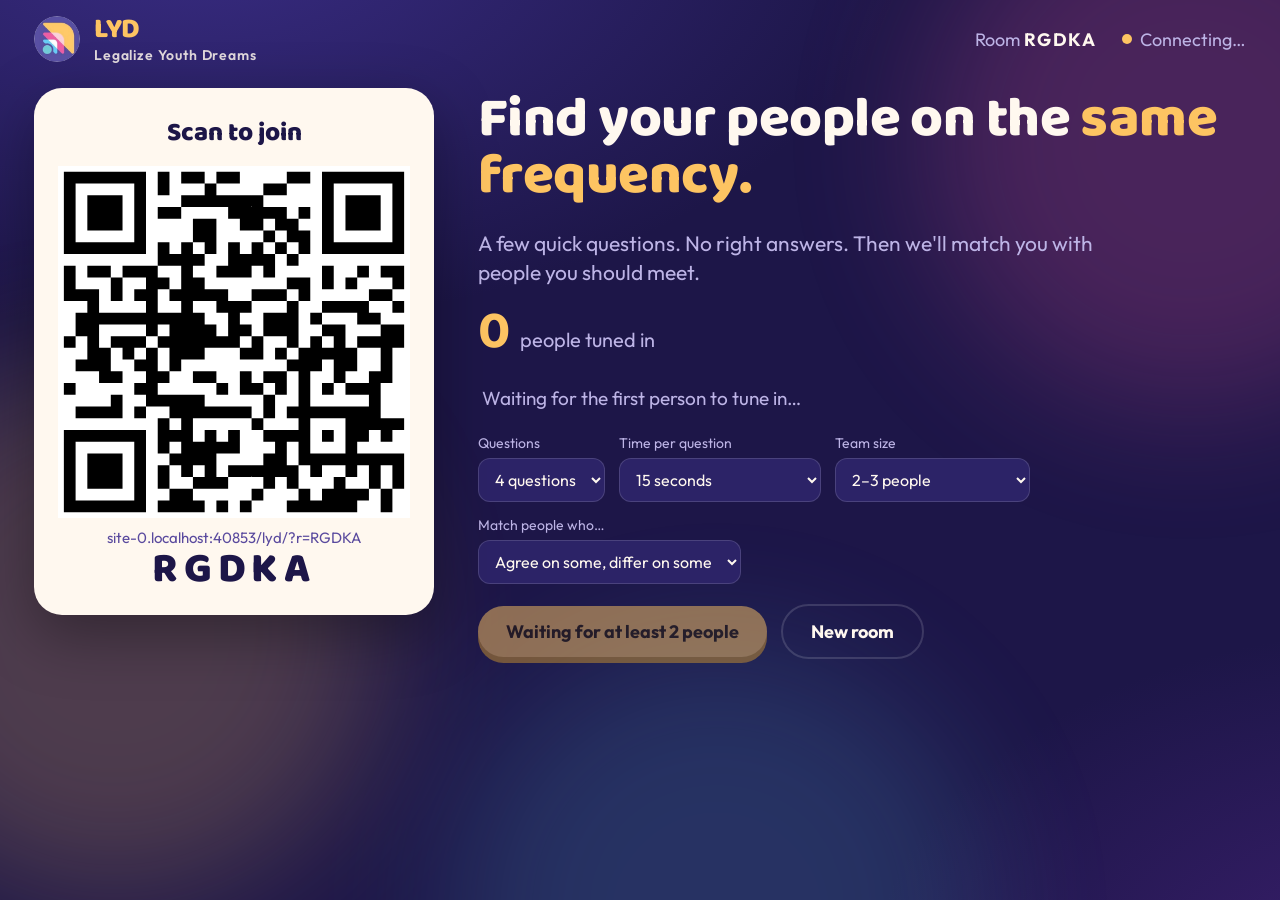
<file: lyd/host.html>
<!doctype html>
<html lang="en">
<head>
<meta charset="utf-8">
<meta name="viewport" content="width=device-width, initial-scale=1">
<meta name="robots" content="noindex">
<title>LYD · Host</title>
<link rel="icon" href="logo.png">
<link rel="preconnect" href="https://fonts.googleapis.com">
<link rel="preconnect" href="https://fonts.gstatic.com" crossorigin>
<link href="https://fonts.googleapis.com/css2?family=Baloo+Bhaijaan+2:wght@600;800&family=Outfit:wght@400;500;600;700&display=swap" rel="stylesheet">
<link rel="stylesheet" href="app.css">
<style>
  body { display: flex; flex-direction: column; min-height: 100vh; }
  header { display: flex; align-items: center; gap: 14px; padding: 16px 34px; }
  header .logo { width: 46px; height: 46px; }
  header .brand { font-size: 28px; }
  header .meta { margin-left: auto; display: flex; gap: 26px; align-items: center; color: var(--muted); font-size: 18px; }
  header .meta strong { color: var(--ink); letter-spacing: .08em; }
  .status { display: inline-flex; align-items: center; gap: 8px; }
  .status i { width: 10px; height: 10px; border-radius: 50%; background: var(--yellow); }
  .status.live i { background: #4fe08f; box-shadow: 0 0 0 4px rgba(79,224,143,.2); }
  main { flex: 1; padding: 10px 34px 30px; display: flex; flex-direction: column; }
  .screen { flex: 1; display: flex; flex-direction: column; }

  /* lobby */
  .lobby { display: grid; grid-template-columns: minmax(300px, 400px) 1fr; gap: 44px; flex: 1; align-items: start; }
  .joinCard { background: #fff8ef; color: #1d1648; border-radius: 28px; padding: 24px 24px 20px; text-align: center; box-shadow: 0 20px 60px rgba(0,0,0,.35); position: relative; }
  .joinCard .scan { font-family: var(--display); font-size: 26px; font-weight: 800; margin: 0 0 10px; }
  .qrBox svg { width: 100%; height: auto; display: block; }
  .joinCard .url { font-size: 15px; margin-top: 10px; word-break: break-all; color: #5a4a9e; }
  .joinCard .code { font-family: var(--display); font-size: 42px; font-weight: 800; letter-spacing: .14em; margin-top: 2px; line-height: 1.1; }
  .side { display: flex; flex-direction: column; gap: 20px; min-width: 0; }
  .side h1 { font-family: var(--display); font-size: clamp(40px, 4.4vw, 64px); margin: 6px 0 0; line-height: 1.02; font-weight: 800; letter-spacing: -0.01em; }
  .side h1 em { font-style: normal; color: var(--yellow); }
  .side p.lead { margin: 0; color: var(--muted); font-size: 21px; max-width: 44ch; line-height: 1.4; }
  .count { font-size: 20px; color: var(--muted); display: flex; align-items: baseline; gap: 10px; }
  .count strong { font-family: var(--display); color: var(--yellow); font-size: 54px; line-height: 1; }
  .players { display: flex; flex-wrap: wrap; gap: 10px; align-content: flex-start; max-height: 30vh; overflow: auto; padding: 4px; }
  .chip {
    border-radius: 999px; padding: 8px 8px 8px 16px; font-size: 19px; font-weight: 600;
    display: flex; align-items: center; gap: 6px; animation: pop .5s cubic-bezier(.3,1.4,.5,1);
  }
  .chip button { background: rgba(0,0,0,.12); color: inherit; width: 24px; height: 24px; border-radius: 50%; font-size: 12px; opacity: .55; }
  .chip button:hover { opacity: 1; }
  .empty { color: var(--muted); font-size: 19px; }
  .settings { display: flex; flex-wrap: wrap; gap: 14px; }
  .settings label { display: flex; flex-direction: column; gap: 6px; font-size: 14px; color: var(--muted); }
  select { font: inherit; font-size: 16px; color: var(--ink); background: var(--panel-solid); border: 1px solid var(--line); border-radius: 12px; padding: 10px 12px; }
  .row { display: flex; gap: 14px; align-items: center; flex-wrap: wrap; }

  /* question */
  .qtop { display: flex; align-items: center; gap: 24px; }
  .qnum { color: var(--yellow); font-weight: 700; font-size: 20px; letter-spacing: .08em; text-transform: uppercase; }
  .dots { display: flex; gap: 8px; }
  .dots i { width: 34px; height: 8px; border-radius: 8px; background: var(--line); }
  .dots i.on { background: var(--yellow); }
  .timer { margin-left: auto; width: 100px; height: 100px; border-radius: 50%; display: grid; place-items: center; background: conic-gradient(var(--yellow) var(--p, 100%), rgba(255,255,255,.1) 0); }
  .timer span { width: 84px; height: 84px; border-radius: 50%; background: var(--bg); display: grid; place-items: center; font-family: var(--display); font-size: 42px; font-weight: 800; }
  .timer.low { background: conic-gradient(var(--pink) var(--p, 100%), rgba(255,255,255,.1) 0); }
  .qtext { font-family: var(--display); font-size: clamp(36px, 4.4vw, 66px); line-height: 1.05; font-weight: 800; margin: 18px 0 26px; max-width: 26ch; animation: rise .5s ease; }
  .opts { display: grid; grid-template-columns: 1fr 1fr; gap: 18px; }
  .opt { border-radius: 22px; padding: 22px 24px; display: flex; align-items: center; gap: 18px; font-size: clamp(22px, 2.2vw, 32px); font-weight: 700; line-height: 1.2; animation: pop .55s cubic-bezier(.3,1.4,.5,1) both; }
  .opt .emo { font-size: 1.25em; }
  .opt:nth-child(2) { animation-delay: .08s; } .opt:nth-child(3) { animation-delay: .16s; } .opt:nth-child(4) { animation-delay: .24s; }
  .garden { position: relative; height: 90px; margin-top: 22px; border-bottom: 3px solid rgba(255,255,255,.12); }
  .flower { position: absolute; bottom: 0; width: 46px; transform-origin: 50% 100%; animation: grow .9s cubic-bezier(.3,1.5,.5,1) both; }
  .flower .stem { width: 4px; margin: 0 auto; background: #7fd7a8; border-radius: 4px; }
  .flower svg { display: block; width: 46px; height: 46px; animation: spin 1.1s ease-out both; }
  @keyframes grow { from { transform: scaleY(0); } }
  @keyframes spin { from { transform: rotate(-120deg) scale(0); } }

  /* reveal */
  .headline { font-family: var(--display); font-size: 30px; font-weight: 800; color: var(--yellow); margin: -8px 0 16px; animation: rise .5s ease .4s both; }
  .bars { display: flex; flex-direction: column; gap: 14px; }
  .bar { display: grid; grid-template-columns: 1fr 130px; gap: 6px 18px; align-items: center; }
  .barLabel { display: flex; gap: 12px; align-items: center; font-size: 24px; font-weight: 700; }
  .barLabel .emo { background: rgba(255,255,255,.12); }
  .barTrack { grid-column: 1; background: rgba(255,255,255,.09); border-radius: 12px; overflow: hidden; position: relative; height: 22px; }
  .barFill { position: absolute; inset: 0 auto 0 0; border-radius: 12px; width: 0; transition: width 1.1s cubic-bezier(.2,.9,.2,1); }
  .barPct { grid-column: 2; grid-row: 1 / span 2; }
  .bar.top .barLabel { color: var(--yellow); }
  .bar.top .barTrack { box-shadow: 0 0 0 2px rgba(253,196,98,.6); }
  .barPct { font-family: var(--display); font-size: 40px; font-weight: 800; text-align: right; line-height: 1; }
  .barPct small { display: block; font-family: var(--body); font-size: 15px; color: var(--muted); font-weight: 500; margin-top: 4px; }

  .footer { display: flex; align-items: center; gap: 18px; margin-top: auto; padding-top: 18px; }
  .footer .answered { font-size: 22px; color: var(--muted); }
  .footer .answered strong { font-family: var(--display); color: var(--ink); font-size: 36px; }
  .footer .push { margin-left: auto; display: flex; gap: 14px; align-items: center; }
  .miniQR { display: flex; align-items: center; gap: 10px; color: var(--muted); font-size: 14px; }
  .miniQR .qrMini { width: 86px; height: 86px; background: #fff; padding: 4px; border-radius: 10px; }
  .miniQR .qrMini svg { width: 100%; height: 100%; display: block; }
  .miniQR b { color: var(--ink); font-size: 20px; letter-spacing: .1em; }

  /* tuning overlay */
  .tuning { position: fixed; inset: 0; z-index: 30; display: grid; place-items: center; text-align: center; background: rgba(29,22,72,.92); backdrop-filter: blur(6px); }
  .tuning .logo { width: 170px; height: 170px; margin-bottom: 40px; }
  .tuning h2 { font-family: var(--display); font-size: 56px; margin: 0; font-weight: 800; }
  .tuning p { color: var(--muted); font-size: 22px; margin: 6px 0 0; }

  /* teams */
  .gtitle { display: flex; align-items: flex-end; gap: 22px; margin-bottom: 20px; flex-wrap: wrap; }
  .gtitle h1 { font-family: var(--display); margin: 0; font-size: 54px; line-height: 1; font-weight: 800; }
  .gtitle p { margin: 0 0 6px; color: var(--muted); font-size: 19px; }
  .groups { display: grid; grid-template-columns: repeat(auto-fill, minmax(220px, 1fr)); gap: 16px; align-content: start; }
  .group { border-radius: 22px; overflow: hidden; background: var(--panel); border: 1px solid var(--line); animation: pop .6s cubic-bezier(.3,1.4,.5,1) both; }
  .group .gh { padding: 12px 16px; display: flex; align-items: center; gap: 10px; }
  .group .gh .ge { font-size: 34px; line-height: 1; }
  .group .gh b { font-family: var(--display); font-size: 25px; line-height: 1; display: block; }
  .group .gh small { font-size: 15px; opacity: .8; }
  .group ul { margin: 0; padding: 10px 16px 14px; list-style: none; font-size: 18px; line-height: 1.6; }

  .modal { position: fixed; inset: 0; background: rgba(10,6,30,.7); display: grid; place-items: center; z-index: 40; }
  .modal > div { background: var(--panel-solid); border: 1px solid var(--line); border-radius: 22px; padding: 28px; max-width: 460px; }
  .modal h2 { font-family: var(--display); margin: 0 0 8px; } .modal p { color: var(--muted); margin: 0 0 20px; line-height: 1.45; }
</style>
</head>
<body>
<div class="blobs"><i></i><i></i><i></i></div>
<header>
  <span class="logo live" id="hLogo"><img src="logo.png" alt="LYD"></span>
  <div class="brand"><b>LYD</b><small>Legalize Youth Dreams</small></div>
  <div class="meta">
    <span>Room <strong id="hCode">·····</strong></span>
    <span class="status" id="status"><i></i><span id="statusText">Connecting…</span></span>
  </div>
</header>
<main>
  <!-- LOBBY -->
  <section class="screen hidden" id="sLobby">
    <div class="lobby">
      <div class="joinCard">
        <p class="scan">Scan to join</p>
        <div class="qrBox" id="qr"></div>
        <div class="url" id="joinUrl"></div>
        <div class="code" id="bigCode"></div>
      </div>
      <div class="side">
        <h1>Find your people on the <em>same frequency.</em></h1>
        <p class="lead">A few quick questions. No right answers. Then we'll match you with people you should meet.</p>
        <div class="count"><strong id="pCount">0</strong><span id="pWord">tuned in</span></div>
        <div class="players" id="players"><span class="empty">Waiting for the first person to tune in…</span></div>
        <div class="settings">
          <label>Questions
            <select id="setCount">
              <option value="3">3 questions</option><option value="4">4 questions</option><option value="5">5 questions</option>
            </select>
          </label>
          <label>Time per question
            <select id="setSeconds">
              <option value="10">10 seconds</option><option value="15">15 seconds</option>
              <option value="20">20 seconds</option><option value="30">30 seconds</option>
              <option value="0">No timer (I'll move on)</option>
            </select>
          </label>
          <label>Team size
            <select id="setSize">
              <option value="2">Pairs (one trio if odd)</option>
              <option value="3">2–3 people</option>
              <option value="5">2–5 people</option>
            </select>
          </label>
          <label>Match people who…
            <select id="setMode">
              <option value="balanced">Agree on some, differ on some</option>
              <option value="similar">Answered alike</option>
              <option value="different">Answered differently</option>
            </select>
          </label>
        </div>
        <div class="row">
          <button class="btn" id="startBtn">Start</button>
          <button class="btn ghost" id="newRoomBtn">New room</button>
        </div>
      </div>
    </div>
  </section>

  <!-- QUESTION / REVEAL -->
  <section class="screen hidden" id="sQuestion">
    <div class="qtop">
      <div class="qnum" id="qNum"></div>
      <div class="dots" id="dots"></div>
      <div class="timer" id="timer"><span id="timerNum"></span></div>
    </div>
    <div class="qtext" id="qText"></div>
    <div class="opts" id="opts"></div>
    <div class="garden" id="garden"></div>
    <div class="headline hidden" id="headline"></div>
    <div class="bars hidden" id="bars"></div>
    <div class="footer">
      <div class="answered" id="answered"></div>
      <div class="push">
        <div class="miniQR"><div class="qrMini" id="qrMini"></div><div>Late? Join with<br><b id="miniCode"></b></div></div>
        <button class="btn" id="nextBtn"></button>
      </div>
    </div>
  </section>

  <!-- TEAMS -->
  <section class="screen hidden" id="sMatched">
    <div class="gtitle">
      <h1>Find your team!</h1>
      <p>Your phone shows your team. Find the others and say hi 👋</p>
      <div class="row" style="margin-left:auto">
        <button class="btn ghost" id="rematchBtn">Shuffle teams</button>
        <button class="btn ghost" id="restartBtn">Play again</button>
      </div>
    </div>
    <div class="groups" id="groups"></div>
  </section>
</main>

<div class="tuning hidden" id="tuning">
  <div>
    <span class="logo live"><img src="logo.png" alt=""></span>
    <h2>Tuning frequencies…</h2>
    <p>Matching everyone with their people</p>
  </div>
</div>

<div class="modal hidden" id="modal"><div>
  <h2 id="mTitle"></h2><p id="mText"></p>
  <div class="row"><button class="btn" id="mYes"></button><button class="btn ghost" id="mNo">Cancel</button></div>
</div></div>

<script src="vendor/mqtt.min.js"></script>
<script src="vendor/qrcode.js"></script>
<script src="shared.js"></script>
<script>
const $ = (id) => document.getElementById(id);
const esc = LF.esc;

// ------------------------------------------------------------ room state (kept in this browser)
let room = LF.store.get("lf_host_room", null);
if (room && (Date.now() - room.createdAt > 12 * 3600e3 || room.v !== 1)) room = null;
function freshRoom(prev) {
  return {
    v: 1, code: LF.newCode(), createdAt: Date.now(), seq: (prev && prev.seq) || 0,
    phase: "lobby", qIndex: -1, endsAt: null, closeAt: null, matchedAt: 0,
    settings: prev ? prev.settings : { count: 4, seconds: 15, groupSize: 3, mode: "balanced" },
    questions: [], players: {}, order: [], groups: [], kicked: [],
  };
}
if (!room) room = freshRoom();
const save = () => LF.store.set("lf_host_room", room);
const Q = () => room.questions.length ? room.questions : LF.pickQuestions(room.settings.count);

// ------------------------------------------------------------ relays
const bus = new LF.Bus(onMessage, renderStatus);
bus.onConnect = () => { publishNow(); };
bus.subscribe(LF.topic(room.code, "join"));
bus.subscribe(LF.topic(room.code, "answer"));
let subscribedCode = room.code;
function resubscribe() {
  bus.unsubscribe(LF.topic(subscribedCode, "join")); bus.unsubscribe(LF.topic(subscribedCode, "answer"));
  bus.subscribe(LF.topic(room.code, "join")); bus.subscribe(LF.topic(room.code, "answer"));
  subscribedCode = room.code;
}

let pubTimer = null;
function publish() { if (!pubTimer) pubTimer = setTimeout(publishNow, 150); }
function publishNow() {
  clearTimeout(pubTimer); pubTimer = null;
  room.seq++;
  save();
  const i = room.qIndex, qs = Q();
  const a = {};
  if (i >= 0 && room.phase !== "matched" && room.phase !== "lobby")
    for (const id of room.order) { const c = room.players[id].answers[i]; if (c != null) a[id] = c; }
  const st = {
    code: room.code, seq: room.seq, phase: room.phase, qIndex: i, total: qs.length,
    seconds: room.settings.seconds, endsAt: room.endsAt, t: Date.now(),
    question: i >= 0 && room.phase !== "matched" && room.phase !== "lobby" ? { q: qs[i].q, options: qs[i].options } : null,
    players: room.order.map((id) => [id, room.players[id].name]),
    a, groups: room.phase === "matched" ? room.groups : [], matchedAt: room.matchedAt,
    kicked: room.kicked.slice(-60),
  };
  bus.publish(LF.topic(room.code, "state"), JSON.stringify(st), { qos: 1, retain: true });
}
// re-send state every few seconds so a phone that missed something catches up
setInterval(() => { if (bus.up) publishNow(); }, 6000);

function onMessage(t, buf) {
  if (!t.startsWith(LF.topic(room.code, ""))) return;
  let m; try { m = JSON.parse(buf.toString()); } catch { return; }
  if (!m || typeof m.id !== "string" || m.id.length > 20) return;
  const kind = t.split("/").pop();
  if (kind === "join") {
    if (room.kicked.includes(m.id)) return publish();
    if (!room.players[m.id]) {
      const name = String(m.name || "").trim().replace(/\s+/g, " ").slice(0, 20);
      if (!name || room.order.length >= 120) return;
      room.players[m.id] = { name, answers: Array(5).fill(null), n: Array(5).fill(-1), color: LF.BLOOM[room.order.length % LF.BLOOM.length] };
      room.order.push(m.id);
      if (room.phase === "matched") addToSmallestGroup(m.id);
      render(m.id);
    }
    publish();
  } else if (kind === "answer") {
    const p = room.players[m.id];
    if (!p || room.phase !== "question" || m.q !== room.qIndex) return publish();
    const c = Number(m.c), n = Number(m.n) || 0;
    if (!(c >= 0 && c < 4) || n <= p.n[m.q]) return; // ignore duplicates/out-of-order copies
    const first = p.answers[m.q] == null;
    p.answers[m.q] = c; p.n[m.q] = n;
    if (first) addFlower(p.color);
    if (room.order.every((id) => room.players[id].answers[room.qIndex] != null)) room.closeAt = Date.now() + 1500;
    publish(); render();
  }
}

// ------------------------------------------------------------ game flow
function openQuestion(i) {
  room.qIndex = i; room.phase = "question"; room.groups = []; room.closeAt = null;
  const s = Number(room.settings.seconds);
  room.endsAt = s > 0 ? Date.now() + s * 1000 : null;
  $("garden").innerHTML = "";
  publishNow(); render();
}
function closeQuestion() {
  if (room.phase !== "question") return;
  room.phase = "reveal"; room.endsAt = null; room.closeAt = null;
  publishNow(); render();
}
function next() {
  if (room.phase === "lobby") { room.questions = LF.pickQuestions(room.settings.count); return openQuestion(0); }
  if (room.phase === "question") return closeQuestion();
  if (room.phase === "matched") return;
  if (room.qIndex + 1 < Q().length) return openQuestion(room.qIndex + 1);
  makeGroups(); room.phase = "matched"; room.matchedAt = Date.now();
  publishNow();
  showTuning();
}
setInterval(() => {
  if (room.phase !== "question") return;
  const now = Date.now();
  if ((room.endsAt && now >= room.endsAt + 300) || (room.closeAt && now >= room.closeAt)) return closeQuestion();
  if (room.endsAt) {
    const left = Math.max(0, room.endsAt - now);
    $("timerNum").textContent = Math.ceil(left / 1000);
    $("timer").style.setProperty("--p", `${(left / (room.settings.seconds * 1000)) * 100}%`);
    $("timer").classList.toggle("low", left < 4000);
  }
}, 100);

// ------------------------------------------------------------ matching
function shuffle(a) { for (let i = a.length - 1; i > 0; i--) { const j = Math.floor(Math.random() * (i + 1)); [a[i], a[j]] = [a[j], a[i]]; } return a; }
function pairScore(a, b, mode) {
  let same = 0, common = 0;
  for (let q = 0; q < Q().length; q++) {
    if (a.answers[q] == null || b.answers[q] == null) continue;
    common++; if (a.answers[q] === b.answers[q]) same++;
  }
  if (mode === "similar") return same;
  if (mode === "different") return common - same;
  return Math.min(same, common - same) + 0.01 * common; // some common ground AND something to talk about
}
// Team sizes. Nobody is ever alone (except if only 1 person joined).
// max 2: pairs (+1 trio if odd) · max 3: groups of 2–3 · max 5: groups of 2–5
function groupSizes(n, max) {
  if (n <= 0) return [];
  if (n === 1) return [1];
  const g = Math.max(1, max === 2 ? Math.floor(n / 2) : Math.ceil(n / max));
  const base = Math.floor(n / g), extra = n % g;
  return Array.from({ length: g }, (_, i) => base + (i < extra ? 1 : 0));
}
function makeGroups() {
  const { groupSize, mode } = room.settings;
  const ids = shuffle(room.order.slice());
  const P = ids.map((id) => room.players[id]);
  const S = P.map((a) => P.map((b) => (a === b ? 0 : pairScore(a, b, mode))));
  const left = new Set(ids.map((_, i) => i));
  const groups = groupSizes(ids.length, Number(groupSize)).map((size) => {
    const seed = left.values().next().value; left.delete(seed);
    const g = [seed];
    while (g.length < size) {
      let best = -1, bs = -Infinity;
      for (const c of left) { const s = g.reduce((t, m) => t + S[c][m], 0) + Math.random() * 0.001; if (s > bs) { bs = s; best = c; } }
      left.delete(best); g.push(best);
    }
    return g;
  });
  const contrib = (g, x, skip) => g.reduce((t, m) => (m === skip || m === x ? t : t + S[x][m]), 0);
  for (let it = 0; it < 5000 && groups.length > 1; it++) {
    const gi = Math.floor(Math.random() * groups.length), gj = Math.floor(Math.random() * groups.length);
    if (gi === gj) continue;
    const A = groups[gi], B = groups[gj];
    const ai = Math.floor(Math.random() * A.length), bi = Math.floor(Math.random() * B.length);
    const a = A[ai], b = B[bi];
    if (contrib(A, b, a) + contrib(B, a, b) - contrib(A, a, a) - contrib(B, b, b) > 0) { A[ai] = b; B[bi] = a; }
  }
  const teams = shuffle(LF.TEAMS.slice());
  const starters = shuffle(STARTERS.slice());
  room.groups = groups.map((g, idx) => {
    const [emoji, name, ar] = teams[idx % teams.length];
    const [color, fg] = LF.TEAM_COLORS[idx % LF.TEAM_COLORS.length];
    const members = g.map((i) => ids[i]);
    return {
      id: idx + 1, emoji, name: idx < teams.length ? name : `${name} ${Math.floor(idx / teams.length) + 1}`, ar, color, fg,
      members, starter: starters[idx % starters.length], talk: talkingPoints(members),
    };
  });
}
const STARTERS = [
  "What brought you here today?",
  "What's something you're learning right now?",
  "What's the best thing that happened to you this month?",
  "What's one place you'd recommend everyone visit?",
  "What's a skill you'd love to swap with someone here?",
];
function addToSmallestGroup(id) {
  if (!room.groups.length) return makeGroups();
  const g = room.groups.reduce((a, b) => (b.members.length < a.members.length ? b : a));
  g.members.push(id); g.talk = talkingPoints(g.members);
}
// What this team talks about first: where they split, and where they all agreed.
function talkingPoints(memberIds) {
  const qs = Q();
  const members = memberIds.map((id) => room.players[id]).filter(Boolean);
  const split = [], agree = [], out = [];
  qs.forEach((qq, q) => {
    const ans = members.filter((m) => m.answers[q] != null).map((m) => ({ name: m.name, a: m.answers[q] }));
    if (ans.length < 2) return;
    const distinct = new Set(ans.map((x) => x.a)).size;
    if (distinct > 1) split.push({ q, distinct, ans });
    else if (ans.length === members.length) agree.push({ q, ans });
  });
  split.sort((x, y) => y.distinct - x.distinct);
  if (agree.length) {
    const o = qs[agree[0].q].options[agree[0].ans[0].a];
    out.push({ type: "agree", question: qs[agree[0].q].q, answer: o[0] + " " + o[1] });
  }
  for (const s of split.slice(0, agree.length ? 1 : 2))
    out.push({ type: "split", question: qs[s.q].q, answers: s.ans.map((x) => ({ name: x.name, answer: qs[s.q].options[x.a][0] + " " + qs[s.q].options[x.a][1] })) });
  return out;
}
function kick(id) {
  if (!room.players[id]) return;
  delete room.players[id];
  room.order = room.order.filter((x) => x !== id);
  room.kicked.push(id);
  if (room.phase === "matched") {
    const g = room.groups.find((g) => g.members.includes(id));
    if (g) {
      g.members = g.members.filter((m) => m !== id);
      if (g.members.length === 1 && room.groups.length > 1) {
        const lone = g.members[0];
        room.groups = room.groups.filter((x) => x !== g);
        addToSmallestGroup(lone);
      } else g.talk = talkingPoints(g.members);
    }
  }
  publishNow(); render();
}

// ------------------------------------------------------------ rendering
function joinUrl() {
  const u = new URL("./", location.href);
  u.search = "";
  u.searchParams.set("r", room.code);
  if (LF.params.get("brokers")) u.searchParams.set("brokers", LF.params.get("brokers"));
  return u.href;
}
let qrFor = null;
function renderQR() {
  const url = joinUrl();
  if (qrFor === url) return;
  qrFor = url;
  const qr = qrcode(0, "M"); qr.addData(url); qr.make();
  const svg = qr.createSvgTag({ cellSize: 4, margin: 2, scalable: true });
  $("qr").innerHTML = svg; $("qrMini").innerHTML = svg;
  $("joinUrl").textContent = url.replace(/^https?:\/\//, "");
}
function renderStatus() {
  const up = bus ? bus.up : 0;
  $("status").classList.toggle("live", up > 0);
  $("statusText").textContent = up > 0 ? "Live" : "Connecting…";
}
function show(id) { for (const s of ["sLobby", "sQuestion", "sMatched"]) $(s).classList.toggle("hidden", s !== id); }
function addFlower(color) {
  const g = $("garden");
  if (g.children.length > 90) return;
  const f = document.createElement("div");
  f.className = "flower";
  f.style.left = (2 + Math.random() * 94) + "%";
  const h = 14 + Math.random() * 30;
  f.innerHTML = LF.flowerSVG(color) + `<div class="stem" style="height:${h}px"></div>`;
  g.appendChild(f);
}
function headlineFor(counts, qs) {
  const total = counts.reduce((a, b) => a + b, 0);
  if (!total) return "Nobody answered this one. Mysterious.";
  const max = Math.max(...counts), tops = counts.map((c, i) => (c === max ? i : -1)).filter((i) => i >= 0);
  if (max === total && total > 1) return "Everyone picked the same answer. Rare!";
  if (tops.length > 1) return "It's a tie! This room is split.";
  return `The room's pick: ${qs.options[tops[0]][0]} ${qs.options[tops[0]][1]}`;
}

function render(newId) {
  renderStatus();
  $("hCode").textContent = room.code; $("bigCode").textContent = room.code; $("miniCode").textContent = room.code;
  renderQR();
  $("setCount").value = room.settings.count; $("setSeconds").value = room.settings.seconds;
  $("setSize").value = room.settings.groupSize; $("setMode").value = room.settings.mode;
  const n = room.order.length, qs = Q();

  if (room.phase === "lobby") {
    show("sLobby");
    $("pCount").textContent = n;
    $("pWord").textContent = n === 1 ? "person tuned in" : "people tuned in";
    if (!n) $("players").innerHTML = `<span class="empty">Waiting for the first person to tune in…</span>`;
    else {
      // add only new chips so existing ones don't re-animate
      if ($("players").querySelector(".empty")) $("players").innerHTML = "";
      const have = new Set([...$("players").children].map((c) => c.dataset.id));
      for (const id of room.order) if (!have.has(id)) {
        const p = room.players[id], fg = LF.TEAM_COLORS.find((c) => c[0] === p.color)?.[1] || "#1d1648";
        const el = document.createElement("span");
        el.className = "chip"; el.dataset.id = id; el.style.background = p.color; el.style.color = fg;
        el.innerHTML = `${esc(p.name)}<button title="Remove" data-kick="${id}">✕</button>`;
        $("players").appendChild(el);
      }
      for (const el of [...$("players").children]) if (!room.players[el.dataset.id]) el.remove();
    }
    $("startBtn").disabled = n < 2;
    $("startBtn").textContent = n < 2 ? "Waiting for at least 2 people" : `Start with ${n} people`;
    return;
  }
  if (room.phase === "question" || room.phase === "reveal") {
    show("sQuestion");
    const i = room.qIndex, q = qs[i], reveal = room.phase === "reveal";
    const counts = [0, 0, 0, 0];
    let answered = 0;
    for (const id of room.order) { const c = room.players[id].answers[i]; if (c != null) { counts[c]++; answered++; } }
    $("qNum").textContent = `Question ${i + 1} of ${qs.length}`;
    $("dots").innerHTML = qs.map((_, k) => `<i class="${k <= i ? "on" : ""}"></i>`).join("");
    if ($("qText").dataset.key !== String(i)) { $("qText").dataset.key = String(i); $("qText").textContent = q.q; $("qText").style.animation = "none"; void $("qText").offsetWidth; $("qText").style.animation = ""; }
    for (const id of ["opts", "garden"]) $(id).classList.toggle("hidden", reveal);
    for (const id of ["bars", "headline"]) $(id).classList.toggle("hidden", !reveal);
    $("timer").classList.toggle("hidden", reveal || !room.endsAt);
    if (!reveal) {
      if ($("opts").dataset.key !== "q" + i) {
        $("opts").dataset.key = "q" + i;
        $("opts").innerHTML = q.options.map(([e, t], k) => `<div class="opt" style="background:${LF.OPTION_COLORS[k][0]};color:${LF.OPTION_COLORS[k][1]}"><span class="emo">${e}</span>${esc(t)}</div>`).join("");
      }
      // garden matches the answer count (also after a page refresh)
      while ($("garden").children.length < Math.min(answered, 90)) addFlower(LF.BLOOM[$("garden").children.length % LF.BLOOM.length]);
    } else {
      const total = answered || 1, key = i + ":" + counts.join(","), max = Math.max(...counts);
      if ($("bars").dataset.key !== key) {
        const first = !$("bars").dataset.key || !$("bars").dataset.key.startsWith(i + ":");
        $("bars").dataset.key = key;
        $("headline").textContent = headlineFor(counts, q);
        $("bars").innerHTML = q.options.map(([e, t], k) => `
          <div class="bar ${counts[k] === max && max > 0 ? "top" : ""}">
            <div class="barLabel"><span class="emo">${e}</span>${esc(t)}</div>
            <div class="barTrack"><div class="barFill" style="background:${LF.OPTION_COLORS[k][0]}"></div></div>
          <div class="barPct">${Math.round((counts[k] / total) * 100)}%<small>${counts[k]} ${counts[k] === 1 ? "person" : "people"}</small></div></div>`).join("");
        requestAnimationFrame(() => requestAnimationFrame(() =>
          [...$("bars").querySelectorAll(".barFill")].forEach((el, k) => (el.style.width = `${Math.max(1.5, (counts[k] / total) * 100)}%`))));
        if (first) setTimeout(() => { const r = $("headline").getBoundingClientRect(); LF.bloomBurst(r.left + 40, r.top + 20, { count: 16, spread: 140 }); }, 900);
      }
    }
    $("answered").innerHTML = `<strong>${answered}</strong> of ${n} answered`;
    $("nextBtn").textContent = !reveal ? "Close question" : i + 1 >= qs.length ? "Match everyone →" : "Next question →";
    return;
  }
  if (room.phase === "matched") {
    show("sMatched");
    $("groups").innerHTML = room.groups.map((g, k) => `
      <div class="group" style="animation-delay:${Math.min(k * 70, 1400)}ms">
        <div class="gh" style="background:${g.color};color:${g.fg}"><span class="ge">${g.emoji}</span><div><b>${esc(g.name)}</b><small>${esc(g.ar)}</small></div></div>
        <ul>${g.members.map((id) => `<li>${esc(room.players[id]?.name || "?")}</li>`).join("")}</ul></div>`).join("");
  }
}
function showTuning() {
  $("tuning").classList.remove("hidden");
  setTimeout(() => { $("tuning").classList.add("hidden"); render(); LF.petalRain(60); }, 2600);
}

// ------------------------------------------------------------ controls
function ask(title, text, yes, fn) {
  $("mTitle").textContent = title; $("mText").textContent = text; $("mYes").textContent = yes;
  $("modal").classList.remove("hidden");
  $("mYes").onclick = () => { $("modal").classList.add("hidden"); fn(); };
}
$("mNo").onclick = () => $("modal").classList.add("hidden");
$("players").addEventListener("click", (e) => { const id = e.target.dataset.kick; if (id) kick(id); });
for (const [el, key] of [["setCount", "count"], ["setSeconds", "seconds"], ["setSize", "groupSize"], ["setMode", "mode"]])
  $(el).addEventListener("change", () => { room.settings[key] = key === "mode" ? $(el).value : Number($(el).value); publish(); });
let wakeLock = null;
async function keepAwake() { try { wakeLock = await navigator.wakeLock?.request("screen"); } catch {} }
$("startBtn").onclick = () => { keepAwake(); next(); };
$("nextBtn").onclick = next;
$("rematchBtn").onclick = () => { makeGroups(); room.matchedAt = Date.now(); publishNow(); showTuning(); };
$("restartBtn").onclick = () => ask("Play again?", "This clears all answers. Everyone stays in the room.", "Play again", () => {
  room.phase = "lobby"; room.qIndex = -1; room.endsAt = null; room.groups = []; room.questions = [];
  for (const id of room.order) { room.players[id].answers = Array(5).fill(null); room.players[id].n = Array(5).fill(-1); }
  publishNow(); render();
});
$("newRoomBtn").onclick = () => ask("Start a new room?", "Everyone will need to scan the new QR code.", "New room", () => {
  bus.publish(LF.topic(room.code, "state"), "", { qos: 1, retain: true }); // close the old room
  room = freshRoom(room);
  $("players").innerHTML = "";
  resubscribe(); publishNow(); render();
});
document.addEventListener("keydown", (e) => {
  if (room.phase === "lobby" || room.phase === "matched" || !$("modal").classList.contains("hidden")) return;
  if (e.key === "ArrowRight" || e.key === " " || e.key === "PageDown") { e.preventDefault(); next(); }
});
document.addEventListener("visibilitychange", () => { if (document.visibilityState === "visible" && room.phase !== "lobby") keepAwake(); });

render();
</script>
</body>
</html>
</file>
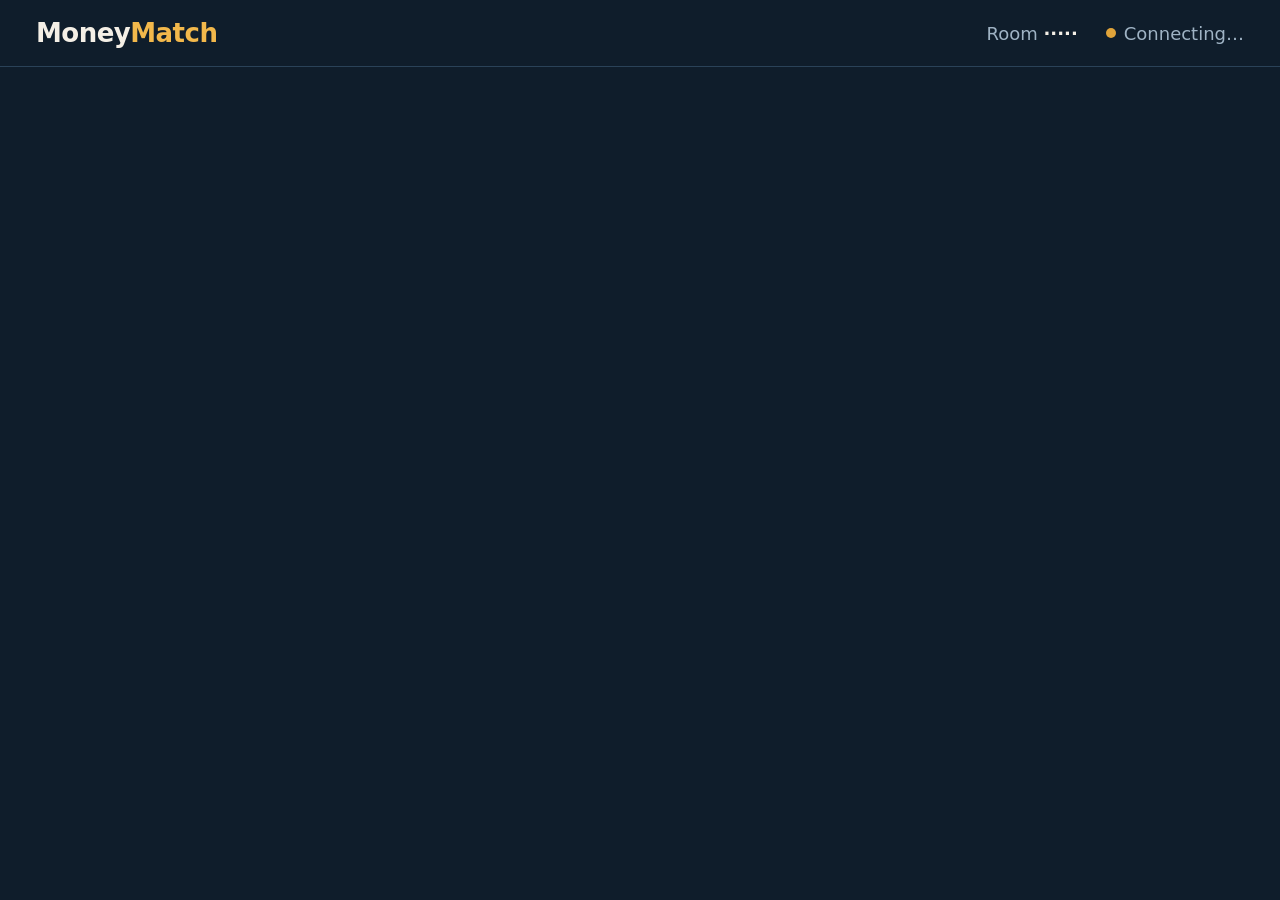
<file: money-match/host.html>
<!doctype html>
<html lang="en">
<head>
<meta charset="utf-8">
<meta name="viewport" content="width=device-width, initial-scale=1">
<title>Money Match · Host</title>
<meta name="robots" content="noindex">
<link rel="stylesheet" href="common.css">
<style>
  body { display: flex; flex-direction: column; min-height: 100vh; }
  header {
    display: flex; align-items: center; gap: 24px;
    padding: 18px 36px; border-bottom: 1px solid var(--line);
  }
  header .brand { font-size: 26px; }
  header .meta { margin-left: auto; display: flex; gap: 28px; color: var(--muted); font-size: 18px; }
  header .meta strong { color: var(--ink); }
  main { flex: 1; padding: 32px 36px; display: flex; flex-direction: column; }
  .screen { flex: 1; display: flex; flex-direction: column; }

  /* lobby */
  .lobby { display: grid; grid-template-columns: minmax(320px, 440px) 1fr; gap: 40px; flex: 1; }
  .joinCard { background: var(--ink); color: #12202e; border-radius: 22px; padding: 28px; text-align: center; align-self: start; }
  .qrBox svg { width: 100%; height: auto; display: block; }
  .joinCard .scan { font-size: 22px; font-weight: 800; margin: 0 0 14px; }
  .joinCard .url { font-size: 16px; margin-top: 14px; word-break: break-all; color: #3b4d5e; }
  .joinCard .code { font-size: 44px; font-weight: 900; letter-spacing: .12em; margin-top: 6px; }
  .side { display: flex; flex-direction: column; gap: 24px; min-width: 0; }
  .side h1 { font-size: 46px; margin: 0; line-height: 1.05; letter-spacing: -0.02em; }
  .side p.lead { margin: 0; color: var(--muted); font-size: 20px; max-width: 46ch; }
  .settings { display: flex; flex-wrap: wrap; gap: 18px; }
  .settings label { display: flex; flex-direction: column; gap: 6px; font-size: 14px; color: var(--muted); }
  select {
    font: inherit; font-size: 17px; color: var(--ink); background: var(--panel);
    border: 1px solid var(--line); border-radius: 10px; padding: 10px 12px;
  }
  .players { display: flex; flex-wrap: wrap; gap: 10px; align-content: flex-start; max-height: 38vh; overflow: auto; }
  .chip {
    background: var(--panel); border: 1px solid var(--line); border-radius: 999px;
    padding: 8px 10px 8px 16px; font-size: 18px; display: flex; align-items: center; gap: 8px;
    animation: pop .25s ease;
  }
  .chip.off { opacity: .45; }
  .chip button { background: none; color: var(--muted); font-size: 16px; padding: 0 4px; }
  .chip button:hover { color: var(--o0); }
  @keyframes pop { from { transform: scale(.7); opacity: 0; } }
  .count { font-size: 20px; color: var(--muted); }
  .count strong { color: var(--gold); font-size: 34px; }
  .row { display: flex; gap: 14px; align-items: center; flex-wrap: wrap; }

  /* question + reveal */
  .qtop { display: flex; align-items: center; gap: 24px; }
  .qnum { color: var(--gold); font-weight: 800; font-size: 22px; letter-spacing: .04em; text-transform: uppercase; }
  .timer {
    margin-left: auto; width: 96px; height: 96px; border-radius: 50%;
    display: grid; place-items: center; font-size: 40px; font-weight: 900;
    background: conic-gradient(var(--gold) var(--p, 100%), var(--panel) 0);
  }
  .timer span { width: 80px; height: 80px; border-radius: 50%; background: var(--bg); display: grid; place-items: center; }
  .qtext { font-size: clamp(32px, 4.2vw, 60px); line-height: 1.12; font-weight: 800; letter-spacing: -0.02em; margin: 22px 0 30px; max-width: 30ch; }
  .opts { display: grid; grid-template-columns: 1fr 1fr; gap: 18px; flex: 1; max-height: 46vh; }
  .opt { border-radius: 18px; padding: 22px 26px; display: flex; align-items: center; gap: 18px; font-size: clamp(20px, 2.1vw, 30px); font-weight: 700; color: #fff; }
  .bars { display: flex; flex-direction: column; gap: 16px; }
  .bar { display: grid; grid-template-columns: 1fr 120px; gap: 18px; align-items: center; }
  .barTrack { background: var(--panel); border-radius: 14px; overflow: hidden; position: relative; min-height: 64px; }
  .barFill { position: absolute; inset: 0 auto 0 0; border-radius: 14px; transition: width .9s cubic-bezier(.2,.8,.2,1); }
  .barLabel { position: relative; padding: 14px 20px; display: flex; gap: 14px; align-items: center; font-size: 22px; font-weight: 700; color: #fff; }
  .barPct { font-size: 34px; font-weight: 900; text-align: right; }
  .barPct small { display: block; font-size: 14px; color: var(--muted); font-weight: 600; }
  .footer { display: flex; align-items: center; gap: 18px; margin-top: 26px; }
  .footer .answered { font-size: 22px; color: var(--muted); }
  .footer .answered strong { color: var(--ink); font-size: 30px; }
  .footer .push { margin-left: auto; display: flex; gap: 12px; align-items: center; }
  .miniQR { display: flex; align-items: center; gap: 10px; color: var(--muted); font-size: 14px; }
  .miniQR .qrMini { width: 84px; height: 84px; background: #fff; padding: 4px; border-radius: 8px; }
  .miniQR .qrMini svg { width: 100%; height: 100%; display: block; }
  .miniQR b { color: var(--ink); font-size: 20px; letter-spacing: .1em; }

  /* groups */
  .gtitle { display: flex; align-items: end; gap: 20px; margin-bottom: 22px; }
  .gtitle h1 { margin: 0; font-size: 42px; letter-spacing: -0.02em; }
  .gtitle p { margin: 0 0 6px; color: var(--muted); font-size: 18px; }
  .groups { display: grid; grid-template-columns: repeat(auto-fill, minmax(230px, 1fr)); gap: 16px; align-content: start; }
  .group { background: var(--panel); border-radius: 16px; overflow: hidden; border: 1px solid var(--line); }
  .group h3 { margin: 0; padding: 12px 16px; font-size: 22px; color: #fff; }
  .group ul { margin: 0; padding: 12px 16px 16px; list-style: none; font-size: 19px; line-height: 1.55; }
  .empty { color: var(--muted); font-size: 20px; }
  .status { display: inline-flex; align-items: center; gap: 8px; }
  .status i { width: 10px; height: 10px; border-radius: 50%; background: #e0a43a; display: inline-block; }
  .status.live i { background: #3ecf7a; box-shadow: 0 0 0 4px rgba(62,207,122,.18); }
  .modal { position: fixed; inset: 0; background: rgba(5,12,20,.7); display: grid; place-items: center; z-index: 10; }
  .modal > div { background: var(--panel); border: 1px solid var(--line); border-radius: 18px; padding: 28px; max-width: 460px; }
  .modal h2 { margin: 0 0 8px; } .modal p { color: var(--muted); margin: 0 0 20px; line-height: 1.45; }
</style>
</head>
<body>
<header>
  <div class="brand">Money<b>Match</b></div>
  <div class="meta">
    <span>Room <strong id="hCode">·····</strong></span>
    <span class="status" id="status"><i></i><span id="statusText">Connecting…</span></span>
  </div>
</header>
<main>
  <!-- LOBBY -->
  <section class="screen hidden" id="sLobby">
    <div class="lobby">
      <div class="joinCard">
        <p class="scan">Scan to join</p>
        <div class="qrBox" id="qr"></div>
        <div class="url" id="joinUrl"></div>
        <div class="code" id="bigCode"></div>
      </div>
      <div class="side">
        <h1>Five questions about you and money.<br>Then we find your people.</h1>
        <p class="lead">There are no right answers. Answer honestly, and at the end you'll be grouped with others to talk about why you chose what you chose.</p>
        <div class="count"><strong id="pCount">0</strong> joined</div>
        <div class="players" id="players"><span class="empty">Waiting for the first person…</span></div>
        <div class="settings">
          <label>Time per question
            <select id="setSeconds">
              <option value="15">15 seconds</option><option value="20">20 seconds</option>
              <option value="25">25 seconds</option><option value="30">30 seconds</option>
              <option value="45">45 seconds</option><option value="60">60 seconds</option>
              <option value="0">No timer (I'll close each one)</option>
            </select>
          </label>
          <label>Group size
            <select id="setSize">
              <option value="2">Pairs (2–3)</option><option value="3">3 people (3–5)</option>
              <option value="4">4 people (4–7)</option><option value="5">5 people (5–9)</option>
            </select>
          </label>
          <label>Match people who…
            <select id="setMode">
              <option value="balanced">Agree on some, differ on some</option>
              <option value="similar">Answered alike</option>
              <option value="different">Answered differently</option>
            </select>
          </label>
        </div>
        <div class="row">
          <button class="btn" id="startBtn">Start the questions</button>
          <button class="btn ghost" id="newRoomBtn">New room</button>
        </div>
      </div>
    </div>
  </section>

  <!-- QUESTION / REVEAL -->
  <section class="screen hidden" id="sQuestion">
    <div class="qtop">
      <div class="qnum" id="qNum"></div>
      <div class="timer" id="timer"><span id="timerNum"></span></div>
    </div>
    <div class="qtext" id="qText"></div>
    <div class="opts" id="opts"></div>
    <div class="bars hidden" id="bars"></div>
    <div class="footer">
      <div class="answered" id="answered"></div>
      <div class="push">
        <div class="miniQR"><div class="qrMini" id="qrMini"></div><div>Late? Join with<br><b id="miniCode"></b></div></div>
        <button class="btn" id="nextBtn"></button>
      </div>
    </div>
  </section>

  <!-- GROUPS -->
  <section class="screen hidden" id="sMatched">
    <div class="gtitle">
      <h1>Find your group</h1>
      <p>Look at your phone for your group color and number, then find each other.</p>
      <div class="row" style="margin-left:auto">
        <button class="btn ghost" id="rematchBtn">Shuffle groups</button>
        <button class="btn ghost" id="restartBtn">Play again</button>
      </div>
    </div>
    <div class="groups" id="groups"></div>
  </section>
</main>

<div class="modal hidden" id="modal"><div>
  <h2 id="mTitle"></h2><p id="mText"></p>
  <div class="row"><button class="btn" id="mYes"></button><button class="btn ghost" id="mNo">Cancel</button></div>
</div></div>

<script src="vendor/mqtt.min.js"></script>
<script src="vendor/qrcode.js"></script>
<script src="shared.js"></script>
<script>
const $ = (id) => document.getElementById(id);
const Q = MM.QUESTIONS, esc = MM.esc;
const L = "ABCD";
const GROUP_COLORS = [
  ["Red", "#e63946"], ["Blue", "#1d6fe0"], ["Green", "#2a9d48"], ["Orange", "#f08a24"],
  ["Purple", "#7b3fe4"], ["Teal", "#119c9c"], ["Pink", "#e04aa0"], ["Brown", "#8a5a2b"],
  ["Navy", "#23336e"], ["Olive", "#6f7d1e"], ["Maroon", "#8e1d3b"], ["Gray", "#5f6b76"],
];

// ------------------------------------------------------------ room state (kept in this browser)
let room = MM.store.get("mm_host_room", null);
if (room && (Date.now() - room.createdAt > 12 * 3600e3 || room.v !== 2)) room = null;
function freshRoom(broker) {
  return {
    v: 2, code: MM.newCode(), broker, createdAt: Date.now(),
    phase: "lobby", qIndex: -1, endsAt: null, closeAt: null,
    settings: { seconds: 25, groupSize: 3, mode: "balanced" },
    players: {}, order: [], groups: [], kicked: [],
  };
}
const save = () => MM.store.set("mm_host_room", room);

// ------------------------------------------------------------ relay connection
let client = null, live = false, everConnected = false, subscribedCode = null;
function connect(idx) {
  if (client) client.end(true);
  everConnected = false;
  client = MM.connect(idx);
  client.on("connect", () => {
    everConnected = true; live = true;
    if (!room) room = freshRoom(idx);
    room.broker = idx;
    subscribe();
    publishNow();
    render();
  });
  client.on("close", () => { live = false; renderStatus(); });
  client.on("offline", () => { live = false; renderStatus(); });
  client.on("message", onMessage);
  // First relay unreachable on this network? Try the next one (only before anyone has joined).
  setTimeout(() => {
    if (!everConnected && (!room || room.order.length === 0) && idx + 1 < MM.BROKERS.length && !MM.params.get("broker")) {
      if (room) room.broker = idx + 1;
      connect(idx + 1);
    }
  }, 9000);
}
function subscribe() {
  if (subscribedCode && subscribedCode !== room.code) client.unsubscribe([MM.topic(subscribedCode, "join"), MM.topic(subscribedCode, "answer")]);
  client.subscribe([MM.topic(room.code, "join"), MM.topic(room.code, "answer")], { qos: 1 });
  subscribedCode = room.code;
}

let pubTimer = null;
function publish() { if (!pubTimer) pubTimer = setTimeout(publishNow, 180); }
function publishNow() {
  clearTimeout(pubTimer); pubTimer = null;
  save();
  if (!client || !client.connected) return;
  const i = room.qIndex;
  const a = {};
  if (i >= 0 && room.phase !== "matched") for (const id of room.order) { const c = room.players[id].answers[i]; if (c != null) a[id] = c; }
  const st = {
    code: room.code, phase: room.phase, qIndex: i, total: Q.length,
    seconds: room.settings.seconds, endsAt: room.endsAt, t: Date.now(),
    question: i >= 0 && room.phase !== "matched" ? Q[i] : null,
    players: room.order.map((id) => [id, room.players[id].name]),
    a, groups: room.phase === "matched" ? room.groups : [], kicked: room.kicked.slice(-50),
  };
  client.publish(MM.topic(room.code, "state"), JSON.stringify(st), { qos: 1, retain: true });
}

function onMessage(topic, buf) {
  let m; try { m = JSON.parse(buf.toString()); } catch { return; }
  if (!m || typeof m.id !== "string" || m.id.length > 20) return;
  const kind = topic.split("/").pop();
  if (!topic.includes("/" + room.code + "/")) return;
  if (kind === "join") {
    if (room.kicked.includes(m.id)) return publish();
    const name = String(m.name || "").trim().replace(/\s+/g, " ").slice(0, 24);
    if (!room.players[m.id]) {
      if (!name || room.order.length >= 250) return;
      room.players[m.id] = { name, answers: Array(Q.length).fill(null) };
      room.order.push(m.id);
      if (room.phase === "matched") addToSmallestGroup(m.id);
    }
    publish(); render();
  } else if (kind === "answer") {
    const p = room.players[m.id];
    if (!p || room.phase !== "question" || m.q !== room.qIndex) return publish();
    const c = Number(m.c);
    if (!(c >= 0 && c < 4)) return;
    p.answers[room.qIndex] = c;
    if (room.order.every((id) => room.players[id].answers[room.qIndex] != null)) room.closeAt = Date.now() + 1500;
    publish(); render();
  }
}

// ------------------------------------------------------------ game flow
function openQuestion(i) {
  room.qIndex = i; room.phase = "question"; room.groups = []; room.closeAt = null;
  const s = Number(room.settings.seconds);
  room.endsAt = s > 0 ? Date.now() + s * 1000 : null;
  publishNow(); render();
}
function closeQuestion() {
  if (room.phase !== "question") return;
  room.phase = "reveal"; room.endsAt = null; room.closeAt = null;
  publishNow(); render();
}
function next() {
  if (room.phase === "question") return closeQuestion();
  if (room.phase === "matched") return;
  if (room.qIndex + 1 < Q.length) return openQuestion(room.qIndex + 1);
  makeGroups(); room.phase = "matched";
  publishNow(); render();
}
setInterval(() => {
  if (room && room.phase === "question") {
    const now = Date.now();
    if ((room.endsAt && now >= room.endsAt + 300) || (room.closeAt && now >= room.closeAt)) closeQuestion();
    if (room.endsAt) {
      const left = Math.max(0, room.endsAt - now);
      $("timerNum").textContent = Math.ceil(left / 1000);
      $("timer").style.setProperty("--p", `${(left / (room.settings.seconds * 1000)) * 100}%`);
    }
  }
}, 100);

// ------------------------------------------------------------ matching
function shuffle(a) { for (let i = a.length - 1; i > 0; i--) { const j = Math.floor(Math.random() * (i + 1)); [a[i], a[j]] = [a[j], a[i]]; } return a; }
function pairScore(a, b, mode) {
  let same = 0, common = 0;
  for (let q = 0; q < Q.length; q++) {
    if (a.answers[q] == null || b.answers[q] == null) continue;
    common++; if (a.answers[q] === b.answers[q]) same++;
  }
  if (mode === "similar") return same;
  if (mode === "different") return common - same;
  return Math.min(same, common - same) + 0.01 * common; // some common ground AND something to debate
}
// sizes so nobody is alone: 7 people, size 3 -> [4,3]; 5 people, pairs -> [3,2]
function groupSizes(n, k) {
  if (n === 0) return [];
  const g = Math.max(1, Math.floor(n / k)), base = Math.floor(n / g), extra = n % g;
  return Array.from({ length: g }, (_, i) => base + (i < extra ? 1 : 0));
}
function makeGroups() {
  const { groupSize, mode } = room.settings;
  const ids = shuffle(room.order.slice());
  const P = ids.map((id) => room.players[id]);
  const S = P.map((a) => P.map((b) => (a === b ? 0 : pairScore(a, b, mode))));
  const left = new Set(ids.map((_, i) => i));
  const groups = groupSizes(ids.length, Math.max(2, Number(groupSize) || 3)).map((size) => {
    const seed = left.values().next().value; left.delete(seed);
    const g = [seed];
    while (g.length < size) {
      let best = -1, bs = -Infinity;
      for (const c of left) { const s = g.reduce((t, m) => t + S[c][m], 0) + Math.random() * 0.001; if (s > bs) { bs = s; best = c; } }
      left.delete(best); g.push(best);
    }
    return g;
  });
  const contrib = (g, x, skip) => g.reduce((t, m) => (m === skip || m === x ? t : t + S[x][m]), 0);
  for (let it = 0; it < 4000 && groups.length > 1; it++) {
    const gi = Math.floor(Math.random() * groups.length), gj = Math.floor(Math.random() * groups.length);
    if (gi === gj) continue;
    const A = groups[gi], B = groups[gj];
    const ai = Math.floor(Math.random() * A.length), bi = Math.floor(Math.random() * B.length);
    const a = A[ai], b = B[bi];
    if (contrib(A, b, a) + contrib(B, a, b) - contrib(A, a, a) - contrib(B, b, b) > 0) { A[ai] = b; B[bi] = a; }
  }
  room.groups = groups.map((g, idx) => {
    const [cname, color] = GROUP_COLORS[idx % GROUP_COLORS.length];
    const members = g.map((i) => ids[i]);
    return { number: idx + 1, label: `${cname} ${idx + 1}`, color, members, talk: talkingPoints(members) };
  });
}
function addToSmallestGroup(id) {
  if (!room.groups.length) return makeGroups();
  const g = room.groups.reduce((a, b) => (b.members.length < a.members.length ? b : a));
  g.members.push(id); g.talk = talkingPoints(g.members);
}
// What should this group talk about: where they split, and where they all agreed.
function talkingPoints(memberIds) {
  const members = memberIds.map((id) => room.players[id]).filter(Boolean);
  const split = [], agree = [], out = [];
  Q.forEach((qq, q) => {
    const ans = members.filter((m) => m.answers[q] != null).map((m) => ({ name: m.name, a: m.answers[q] }));
    if (ans.length < 2) return;
    const distinct = new Set(ans.map((x) => x.a)).size;
    if (distinct > 1) split.push({ q, distinct, ans });
    else if (ans.length === members.length) agree.push({ q, ans });
  });
  split.sort((x, y) => y.distinct - x.distinct);
  for (const s of split.slice(0, 2))
    out.push({ type: "split", question: Q[s.q].q, answers: s.ans.map((x) => ({ name: x.name, answer: Q[s.q].options[x.a] })) });
  if (agree.length) out.push({ type: "agree", question: Q[agree[0].q].q, answer: Q[agree[0].q].options[agree[0].ans[0].a] });
  if (!out.length) out.push({ type: "open", question: "What's one money lesson you learned the hard way?" });
  return out;
}
function kick(id) {
  if (!room.players[id]) return;
  delete room.players[id];
  room.order = room.order.filter((x) => x !== id);
  room.kicked.push(id);
  if (room.phase === "matched") {
    const g = room.groups.find((g) => g.members.includes(id));
    if (g) {
      g.members = g.members.filter((m) => m !== id);
      if (g.members.length === 1 && room.groups.length > 1) {
        const lone = g.members[0];
        room.groups = room.groups.filter((x) => x !== g);
        addToSmallestGroup(lone);
      } else g.talk = talkingPoints(g.members);
    }
  }
  publishNow(); render();
}

// ------------------------------------------------------------ rendering
function joinUrl() {
  const u = new URL("./", location.href);
  u.search = "";
  u.searchParams.set("r", room.code);
  if (room.broker) u.searchParams.set("b", room.broker);
  if (MM.params.get("broker")) u.searchParams.set("broker", MM.params.get("broker"));
  return u.href;
}
let qrFor = null;
function renderQR() {
  const url = joinUrl();
  if (qrFor === url) return;
  qrFor = url;
  const qr = qrcode(0, "M"); qr.addData(url); qr.make();
  const svg = qr.createSvgTag({ cellSize: 4, margin: 2, scalable: true });
  $("qr").innerHTML = svg; $("qrMini").innerHTML = svg;
  $("joinUrl").textContent = url.replace(/^https?:\/\//, "");
}
function renderStatus() {
  $("status").classList.toggle("live", live);
  $("statusText").textContent = live ? "Live" : everConnected ? "Reconnecting…" : "Connecting…";
}
function show(id) { for (const s of ["sLobby", "sQuestion", "sMatched"]) $(s).classList.toggle("hidden", s !== id); }

function render() {
  renderStatus();
  if (!room) return;
  $("hCode").textContent = room.code; $("bigCode").textContent = room.code; $("miniCode").textContent = room.code;
  renderQR();
  $("setSeconds").value = room.settings.seconds; $("setSize").value = room.settings.groupSize; $("setMode").value = room.settings.mode;
  const n = room.order.length;

  if (room.phase === "lobby") {
    show("sLobby");
    $("pCount").textContent = n;
    $("players").innerHTML = n
      ? room.order.map((id) => `<span class="chip">${esc(room.players[id].name)}<button title="Remove" data-kick="${id}">✕</button></span>`).join("")
      : `<span class="empty">Waiting for the first person…</span>`;
    $("startBtn").disabled = n < 2;
    $("startBtn").textContent = n < 2 ? "Waiting for at least 2 people" : `Start with ${n} people`;
    return;
  }
  if (room.phase === "question" || room.phase === "reveal") {
    show("sQuestion");
    const i = room.qIndex, q = Q[i], reveal = room.phase === "reveal";
    const counts = [0, 0, 0, 0];
    let answered = 0;
    for (const id of room.order) { const c = room.players[id].answers[i]; if (c != null) { counts[c]++; answered++; } }
    $("qNum").textContent = `Question ${i + 1} of ${Q.length}`;
    $("qText").textContent = q.q;
    $("opts").classList.toggle("hidden", reveal);
    $("bars").classList.toggle("hidden", !reveal);
    $("timer").classList.toggle("hidden", reveal || !room.endsAt);
    if (!reveal) {
      const key = "q" + i;
      if ($("opts").dataset.key !== key) {
        $("opts").dataset.key = key;
        $("opts").innerHTML = q.options.map((o, k) => `<div class="opt opt${k}"><span class="letter">${L[k]}</span>${esc(o)}</div>`).join("");
      }
    } else {
      const total = answered || 1, key = i + ":" + counts.join(",");
      if ($("bars").dataset.key !== key) {
        $("bars").dataset.key = key;
        $("bars").innerHTML = q.options.map((o, k) => `
          <div class="bar"><div class="barTrack"><div class="barFill opt${k}" style="width:0"></div>
            <div class="barLabel"><span class="letter">${L[k]}</span>${esc(o)}</div></div>
          <div class="barPct">${Math.round((counts[k] / total) * 100)}%<small>${counts[k]} ${counts[k] === 1 ? "person" : "people"}</small></div></div>`).join("");
        requestAnimationFrame(() => requestAnimationFrame(() =>
          [...$("bars").querySelectorAll(".barFill")].forEach((el, k) => (el.style.width = `${Math.max(2, (counts[k] / total) * 100)}%`))));
      }
    }
    $("answered").innerHTML = `<strong>${answered}</strong> of ${n} answered`;
    $("nextBtn").textContent = !reveal ? "Close question" : i + 1 >= Q.length ? "Match everyone →" : "Next question →";
    return;
  }
  if (room.phase === "matched") {
    show("sMatched");
    $("groups").innerHTML = room.groups.map((g) => `
      <div class="group"><h3 style="background:${g.color}">${esc(g.label)}</h3>
      <ul>${g.members.map((id) => `<li>${esc(room.players[id]?.name || "?")}</li>`).join("")}</ul></div>`).join("");
  }
}

// ------------------------------------------------------------ controls
function ask(title, text, yes, fn) {
  $("mTitle").textContent = title; $("mText").textContent = text; $("mYes").textContent = yes;
  $("modal").classList.remove("hidden");
  $("mYes").onclick = () => { $("modal").classList.add("hidden"); fn(); };
}
$("mNo").onclick = () => $("modal").classList.add("hidden");
$("players").addEventListener("click", (e) => { const id = e.target.dataset.kick; if (id) kick(id); });
for (const [el, key] of [["setSeconds", "seconds"], ["setSize", "groupSize"], ["setMode", "mode"]])
  $(el).addEventListener("change", () => { room.settings[key] = key === "mode" ? $(el).value : Number($(el).value); publish(); });
let wakeLock = null;
async function keepAwake() { try { wakeLock = await navigator.wakeLock?.request("screen"); } catch {} }
$("startBtn").onclick = () => { keepAwake(); next(); };
$("nextBtn").onclick = next;
$("rematchBtn").onclick = () => { makeGroups(); publishNow(); render(); };
$("restartBtn").onclick = () => ask("Play again?", "This clears all answers. Everyone stays in the room.", "Play again", () => {
  room.phase = "lobby"; room.qIndex = -1; room.endsAt = null; room.groups = [];
  for (const id of room.order) room.players[id].answers = Array(Q.length).fill(null);
  publishNow(); render();
});
$("newRoomBtn").onclick = () => ask("Start a new room?", "Everyone will need to scan the new QR code.", "New room", () => {
  if (client?.connected) client.publish(MM.topic(room.code, "state"), "", { qos: 1, retain: true }); // clear old room
  room = freshRoom(room.broker);
  subscribe(); publishNow(); render();
});
document.addEventListener("keydown", (e) => {
  if (!room || room.phase === "lobby" || room.phase === "matched" || !$("modal").classList.contains("hidden")) return;
  if (e.key === "ArrowRight" || e.key === " " || e.key === "PageDown") { e.preventDefault(); next(); }
});
document.addEventListener("visibilitychange", () => { if (document.visibilityState === "visible" && room?.phase !== "lobby") keepAwake(); });

if (room) render();
connect(room ? room.broker : Number(MM.params.get("b") || 0));
</script>
</body>
</html>
</file>
<file: lyd-frequency/app.css>
:root {
  --bg: #1d1648;
  --bg2: #2a2163;
  --panel: rgba(255, 255, 255, 0.07);
  --panel-solid: #2c2367;
  --line: rgba(255, 255, 255, 0.14);
  --ink: #fff8ef;
  --muted: #bdb4e6;
  --yellow: #fdc462;
  --pink: #e8579e;
  --blush: #f6b6d2;
  --sky: #5cc8f0;
  --teal: #6dd0cf;
  --violet: #5a4a9e;
  --display: "Baloo Bhaijaan 2", "Outfit", system-ui, sans-serif;
  --body: "Outfit", system-ui, -apple-system, "Segoe UI", Roboto, Arial, sans-serif;
}
* { box-sizing: border-box; }
html, body { margin: 0; min-height: 100%; }
body {
  background: radial-gradient(1200px 700px at 15% -10%, #3a2d86 0%, transparent 60%),
              radial-gradient(900px 600px at 110% 110%, #3b1f6e 0%, transparent 60%),
              var(--bg);
  color: var(--ink);
  font-family: var(--body);
  -webkit-font-smoothing: antialiased;
  overflow-x: hidden;
}
button { font: inherit; cursor: pointer; border: 0; -webkit-tap-highlight-color: transparent; }
.hidden { display: none !important; }

/* soft floating color blobs in the background */
.blobs { position: fixed; inset: 0; z-index: -1; overflow: hidden; pointer-events: none; }
.blobs i { position: absolute; width: 42vmax; height: 42vmax; border-radius: 50%; filter: blur(70px); opacity: .22; animation: drift 22s ease-in-out infinite alternate; }
.blobs i:nth-child(1) { background: var(--yellow); left: -12vmax; top: 40%; }
.blobs i:nth-child(2) { background: var(--pink); right: -14vmax; top: -10vmax; animation-duration: 26s; }
.blobs i:nth-child(3) { background: var(--sky); left: 35%; bottom: -22vmax; animation-duration: 30s; opacity: .16; }
@keyframes drift { to { transform: translate(6vmax, -4vmax) scale(1.12); } }

/* logo with signal rings */
.logo { position: relative; display: inline-block; flex: none; }
.logo img { display: block; width: 100%; height: 100%; border-radius: 50%; position: relative; z-index: 1; }
.logo.live::before, .logo.live::after {
  content: ""; position: absolute; inset: 0; border-radius: 50%;
  border: 3px solid var(--yellow); animation: ring 2.6s ease-out infinite; opacity: 0;
}
.logo.live::after { border-color: var(--pink); animation-delay: 1.3s; }
@keyframes ring { 0% { transform: scale(1); opacity: .7; } 100% { transform: scale(1.9); opacity: 0; } }

.brand { font-family: var(--display); font-weight: 800; letter-spacing: -0.01em; line-height: 1; }
.brand b { color: var(--yellow); font-weight: 800; }

.btn {
  background: var(--yellow); color: #2a1d05; font-weight: 700; border-radius: 999px;
  padding: 14px 28px; font-size: 18px; box-shadow: 0 6px 0 #c9922f;
  transition: transform .08s ease, box-shadow .08s ease, filter .15s;
}
.btn:hover { filter: brightness(1.05); }
.btn:active { transform: translateY(4px); box-shadow: 0 2px 0 #c9922f; }
.btn:disabled { opacity: .5; cursor: default; transform: none; box-shadow: 0 6px 0 #c9922f; }
.btn.ghost { background: transparent; color: var(--ink); border: 2px solid var(--line); box-shadow: none; }
.btn.ghost:active { transform: scale(.97); }

.emo { display: inline-grid; place-items: center; flex: none; width: 1.9em; height: 1.9em; border-radius: 50%; background: rgba(255,255,255,.28); font-size: 1em; line-height: 1; }

/* petals */
.petal {
  position: fixed; z-index: 50; width: 12px; height: 17px; pointer-events: none;
  border-radius: 70% 0 70% 0; opacity: 0;
  animation: bloomOut 1000ms cubic-bezier(.15,.75,.3,1) forwards;
}
@keyframes bloomOut {
  0% { transform: translate(-50%, -50%) scale(0) rotate(0); opacity: 1; }
  60% { opacity: 1; }
  100% { transform: translate(calc(-50% + var(--dx)), calc(-50% + var(--dy))) scale(var(--s)) rotate(var(--r)); opacity: 0; }
}
.petal.rain { top: -24px; width: 14px; height: 20px; animation-name: rainFall; animation-timing-function: linear; }
@keyframes rainFall {
  0% { transform: translate(0, 0) rotate(0) scale(var(--s)); opacity: 0; }
  10% { opacity: 1; }
  100% { transform: translate(var(--drift), 110vh) rotate(var(--r)) scale(var(--s)); opacity: .9; }
}
@keyframes pop { 0% { transform: scale(.2) rotate(-12deg); opacity: 0; } 70% { transform: scale(1.08) rotate(2deg); opacity: 1; } 100% { transform: scale(1) rotate(0); } }
@keyframes rise { from { transform: translateY(14px); opacity: 0; } }
@media (prefers-reduced-motion: reduce) {
  *, *::before, *::after { animation-duration: 1ms !important; animation-iteration-count: 1 !important; transition: none !important; }
}
</file>
<file: lyd/app.css>
:root {
  --bg: #1d1648;
  --bg2: #2a2163;
  --panel: rgba(255, 255, 255, 0.07);
  --panel-solid: #2c2367;
  --line: rgba(255, 255, 255, 0.14);
  --ink: #fff8ef;
  --muted: #bdb4e6;
  --yellow: #fdc462;
  --pink: #e8579e;
  --blush: #f6b6d2;
  --sky: #5cc8f0;
  --teal: #6dd0cf;
  --violet: #5a4a9e;
  --display: "Baloo Bhaijaan 2", "Outfit", system-ui, sans-serif;
  --body: "Outfit", system-ui, -apple-system, "Segoe UI", Roboto, Arial, sans-serif;
}
* { box-sizing: border-box; }
html, body { margin: 0; min-height: 100%; }
body {
  background: radial-gradient(1200px 700px at 15% -10%, #3a2d86 0%, transparent 60%),
              radial-gradient(900px 600px at 110% 110%, #3b1f6e 0%, transparent 60%),
              var(--bg);
  color: var(--ink);
  font-family: var(--body);
  -webkit-font-smoothing: antialiased;
  overflow-x: hidden;
}
button { font: inherit; cursor: pointer; border: 0; -webkit-tap-highlight-color: transparent; }
.hidden { display: none !important; }

/* soft floating color blobs in the background */
.blobs { position: fixed; inset: 0; z-index: -1; overflow: hidden; pointer-events: none; }
.blobs i { position: absolute; width: 42vmax; height: 42vmax; border-radius: 50%; filter: blur(70px); opacity: .22; animation: drift 22s ease-in-out infinite alternate; }
.blobs i:nth-child(1) { background: var(--yellow); left: -12vmax; top: 40%; }
.blobs i:nth-child(2) { background: var(--pink); right: -14vmax; top: -10vmax; animation-duration: 26s; }
.blobs i:nth-child(3) { background: var(--sky); left: 35%; bottom: -22vmax; animation-duration: 30s; opacity: .16; }
@keyframes drift { to { transform: translate(6vmax, -4vmax) scale(1.12); } }

/* logo with signal rings */
.logo { position: relative; display: inline-block; flex: none; }
.logo img { display: block; width: 100%; height: 100%; border-radius: 50%; position: relative; z-index: 1; }
.logo.live::before, .logo.live::after {
  content: ""; position: absolute; inset: 0; border-radius: 50%;
  border: 3px solid var(--yellow); animation: ring 2.6s ease-out infinite; opacity: 0;
}
.logo.live::after { border-color: var(--pink); animation-delay: 1.3s; }
@keyframes ring { 0% { transform: scale(1); opacity: .7; } 100% { transform: scale(1.9); opacity: 0; } }

.brand { font-family: var(--display); font-weight: 800; letter-spacing: -0.01em; line-height: 1; }
.brand b { color: var(--yellow); font-weight: 800; }
.brand small { display: block; font-family: var(--body); font-size: .5em; font-weight: 600; letter-spacing: .06em; color: var(--ink); opacity: .85; margin-top: 3px; white-space: nowrap; }

.btn {
  background: var(--yellow); color: #2a1d05; font-weight: 700; border-radius: 999px;
  padding: 14px 28px; font-size: 18px; box-shadow: 0 6px 0 #c9922f;
  transition: transform .08s ease, box-shadow .08s ease, filter .15s;
}
.btn:hover { filter: brightness(1.05); }
.btn:active { transform: translateY(4px); box-shadow: 0 2px 0 #c9922f; }
.btn:disabled { opacity: .5; cursor: default; transform: none; box-shadow: 0 6px 0 #c9922f; }
.btn.ghost { background: transparent; color: var(--ink); border: 2px solid var(--line); box-shadow: none; }
.btn.ghost:active { transform: scale(.97); }

.emo { display: inline-grid; place-items: center; flex: none; width: 1.9em; height: 1.9em; border-radius: 50%; background: rgba(255,255,255,.28); font-size: 1em; line-height: 1; }

/* petals */
.petal {
  position: fixed; z-index: 50; width: 12px; height: 17px; pointer-events: none;
  border-radius: 70% 0 70% 0; opacity: 0;
  animation: bloomOut 1000ms cubic-bezier(.15,.75,.3,1) forwards;
}
@keyframes bloomOut {
  0% { transform: translate(-50%, -50%) scale(0) rotate(0); opacity: 1; }
  60% { opacity: 1; }
  100% { transform: translate(calc(-50% + var(--dx)), calc(-50% + var(--dy))) scale(var(--s)) rotate(var(--r)); opacity: 0; }
}
.petal.rain { top: -24px; width: 14px; height: 20px; animation-name: rainFall; animation-timing-function: linear; }
@keyframes rainFall {
  0% { transform: translate(0, 0) rotate(0) scale(var(--s)); opacity: 0; }
  10% { opacity: 1; }
  100% { transform: translate(var(--drift), 110vh) rotate(var(--r)) scale(var(--s)); opacity: .9; }
}
@keyframes pop { 0% { transform: scale(.2) rotate(-12deg); opacity: 0; } 70% { transform: scale(1.08) rotate(2deg); opacity: 1; } 100% { transform: scale(1) rotate(0); } }
@keyframes rise { from { transform: translateY(14px); opacity: 0; } }
@media (prefers-reduced-motion: reduce) {
  *, *::before, *::after { animation-duration: 1ms !important; animation-iteration-count: 1 !important; transition: none !important; }
}
</file>
<file: money-match/common.css>
:root {
  --bg: #0f1d2b;
  --panel: #172a3d;
  --line: #2a4258;
  --ink: #f4efe6;
  --muted: #9fb3c4;
  --gold: #f2b84b;
  --o0: #e4572e; --o1: #1d8fe1; --o2: #2fa36b; --o3: #9b5de5;
}
* { box-sizing: border-box; }
html, body { margin: 0; height: 100%; }
body {
  background: var(--bg);
  color: var(--ink);
  font-family: system-ui, -apple-system, "Segoe UI", Roboto, "Helvetica Neue", Arial, sans-serif;
  -webkit-font-smoothing: antialiased;
}
button { font: inherit; cursor: pointer; border: 0; }
.hidden { display: none !important; }
.brand { font-weight: 800; letter-spacing: -0.02em; }
.brand b { color: var(--gold); }
.btn {
  background: var(--gold); color: #1a1405; font-weight: 700;
  border-radius: 12px; padding: 14px 26px; font-size: 18px;
  transition: transform .08s ease, filter .15s ease;
}
.btn:hover { filter: brightness(1.06); }
.btn:active { transform: scale(.97); }
.btn.ghost { background: transparent; color: var(--ink); border: 2px solid var(--line); }
.btn:disabled { opacity: .45; cursor: default; }
.letter {
  display: inline-grid; place-items: center; flex: none;
  width: 1.9em; height: 1.9em; border-radius: 50%;
  background: rgba(255,255,255,.22); font-weight: 800;
}
.opt0 { background: var(--o0); } .opt1 { background: var(--o1); }
.opt2 { background: var(--o2); } .opt3 { background: var(--o3); }
</file>
